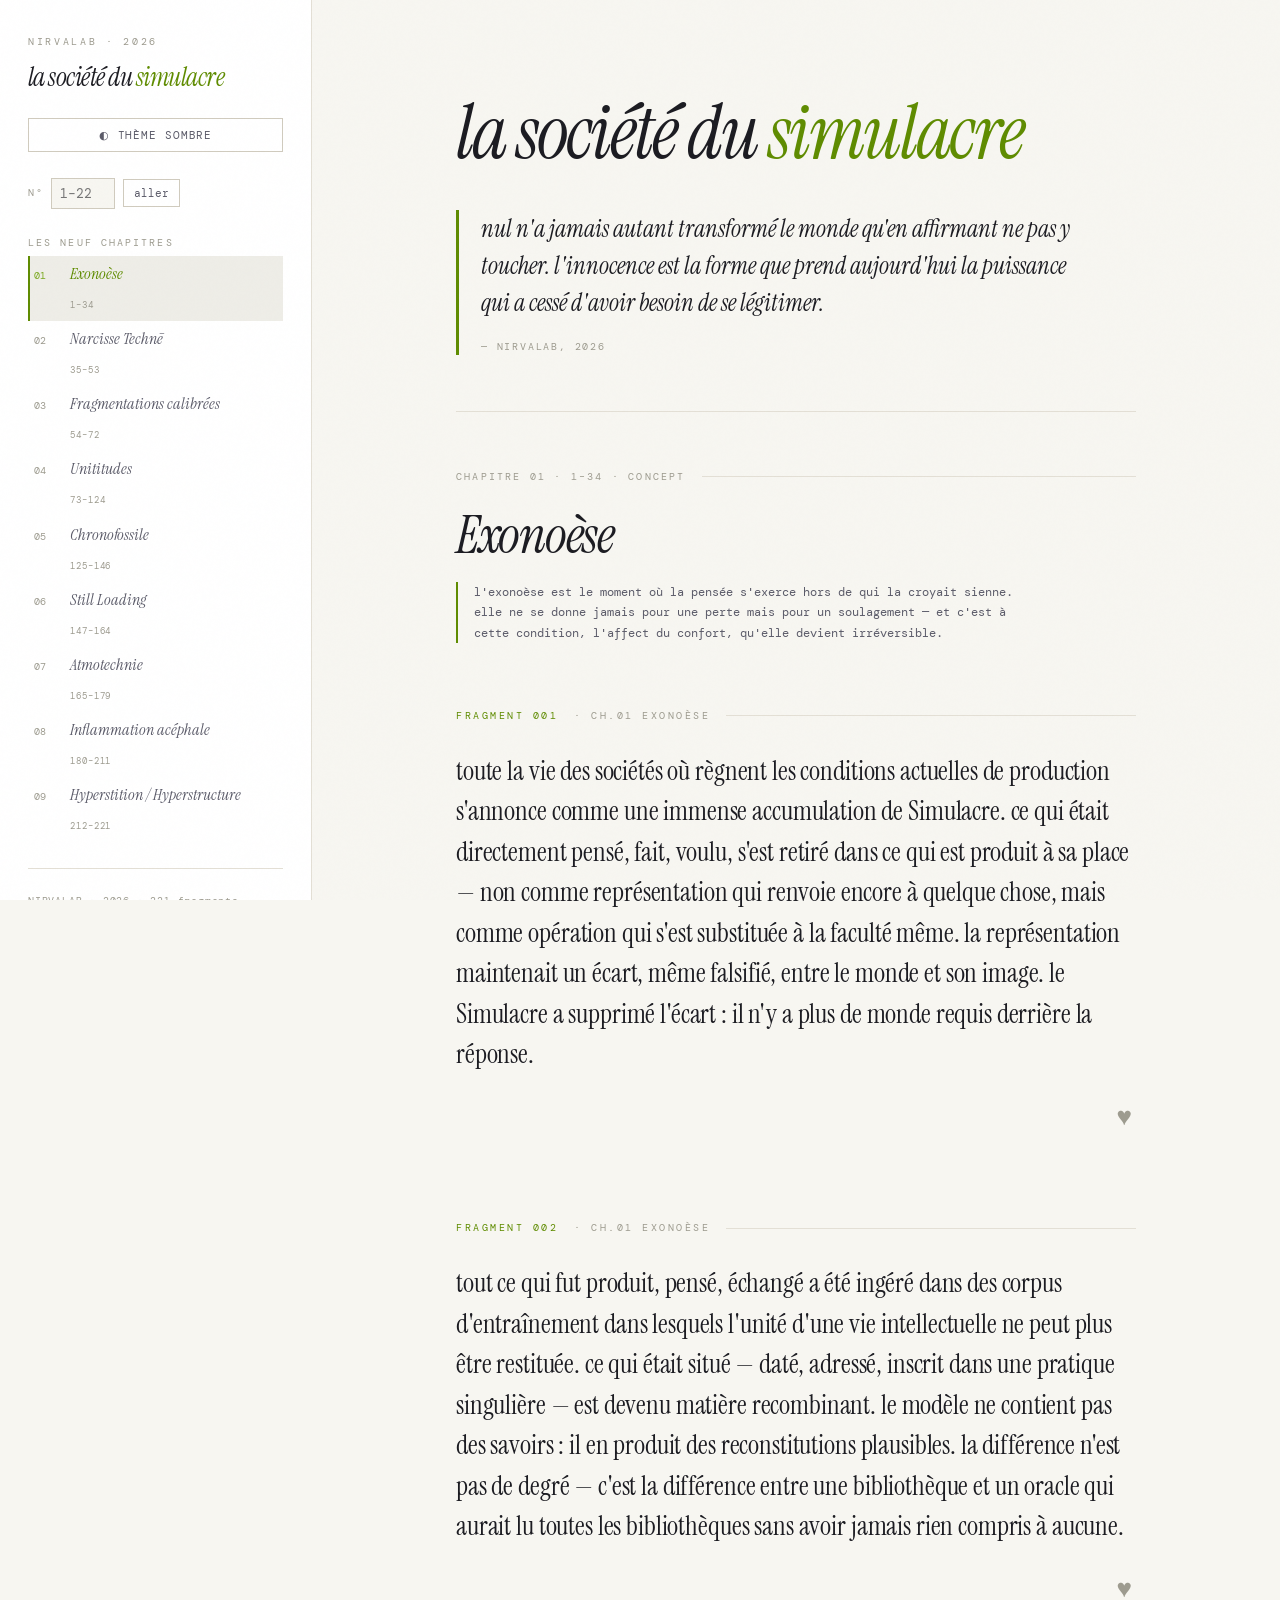
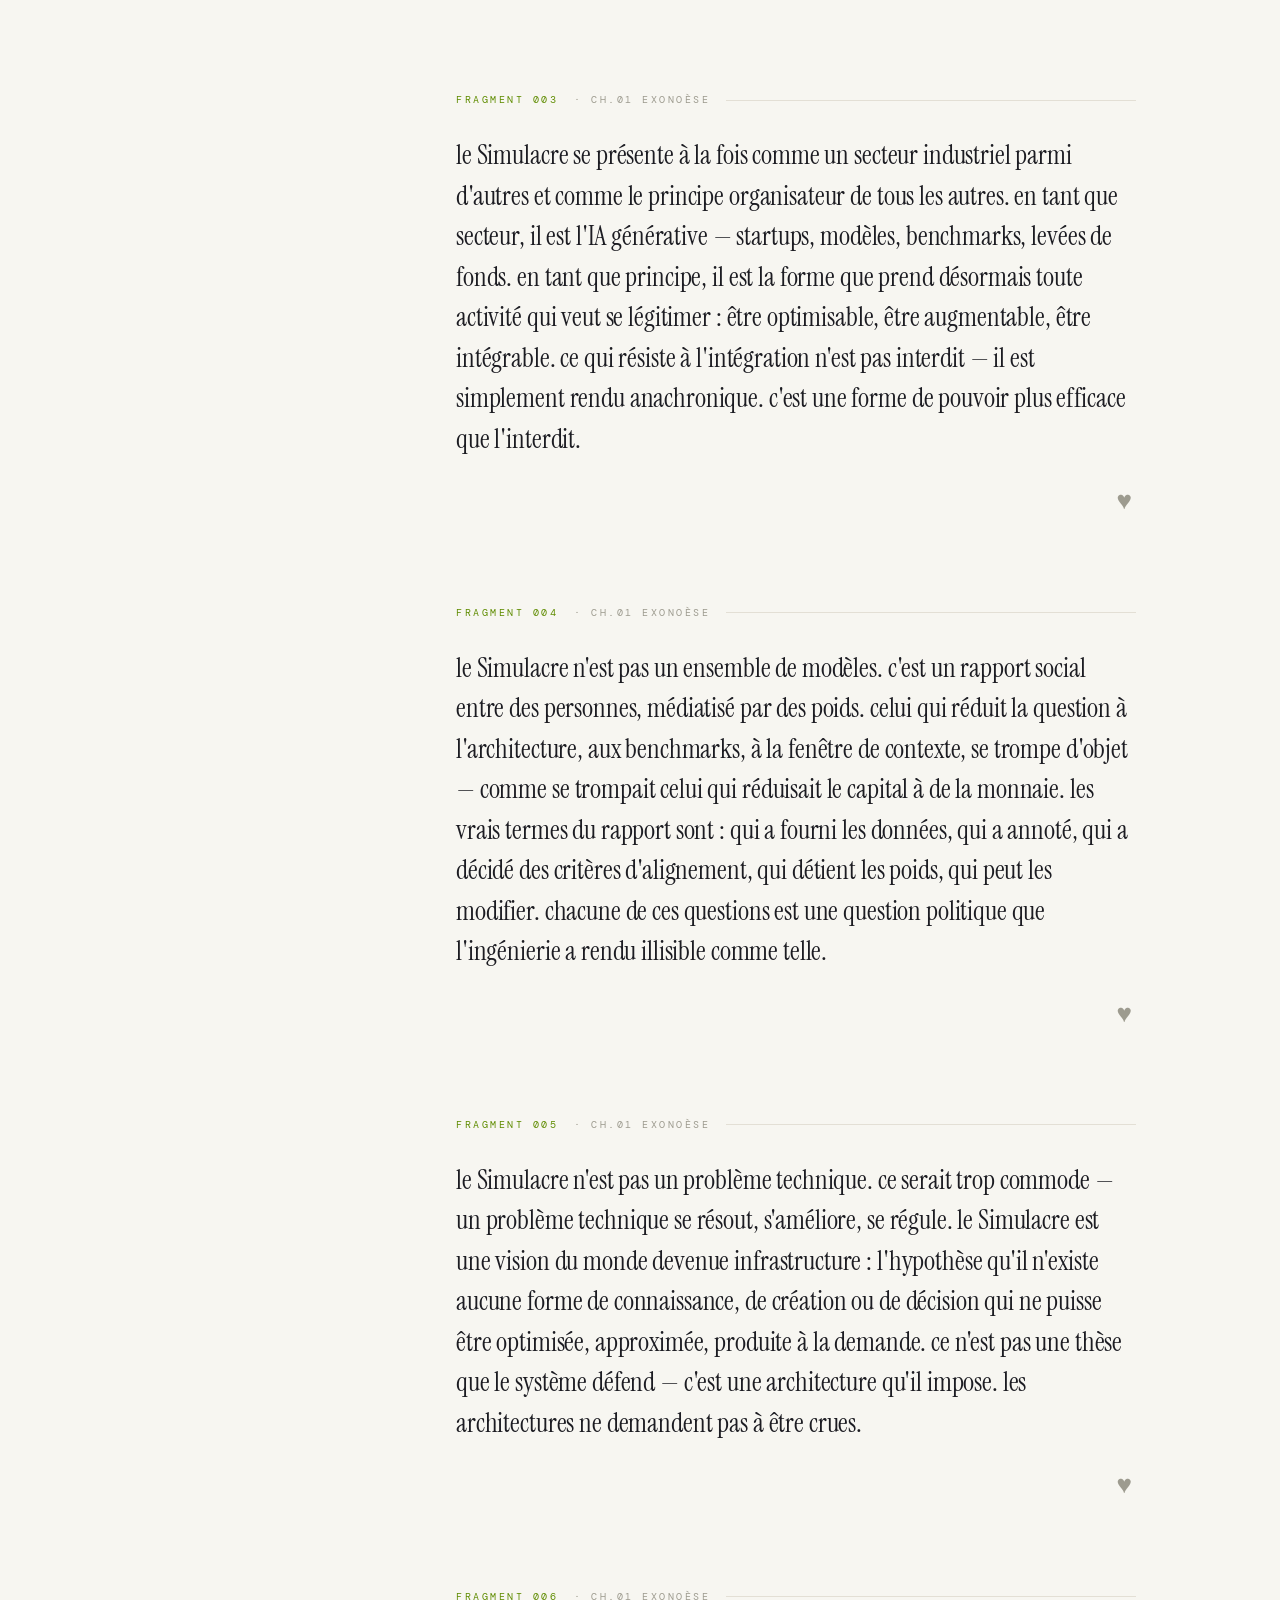
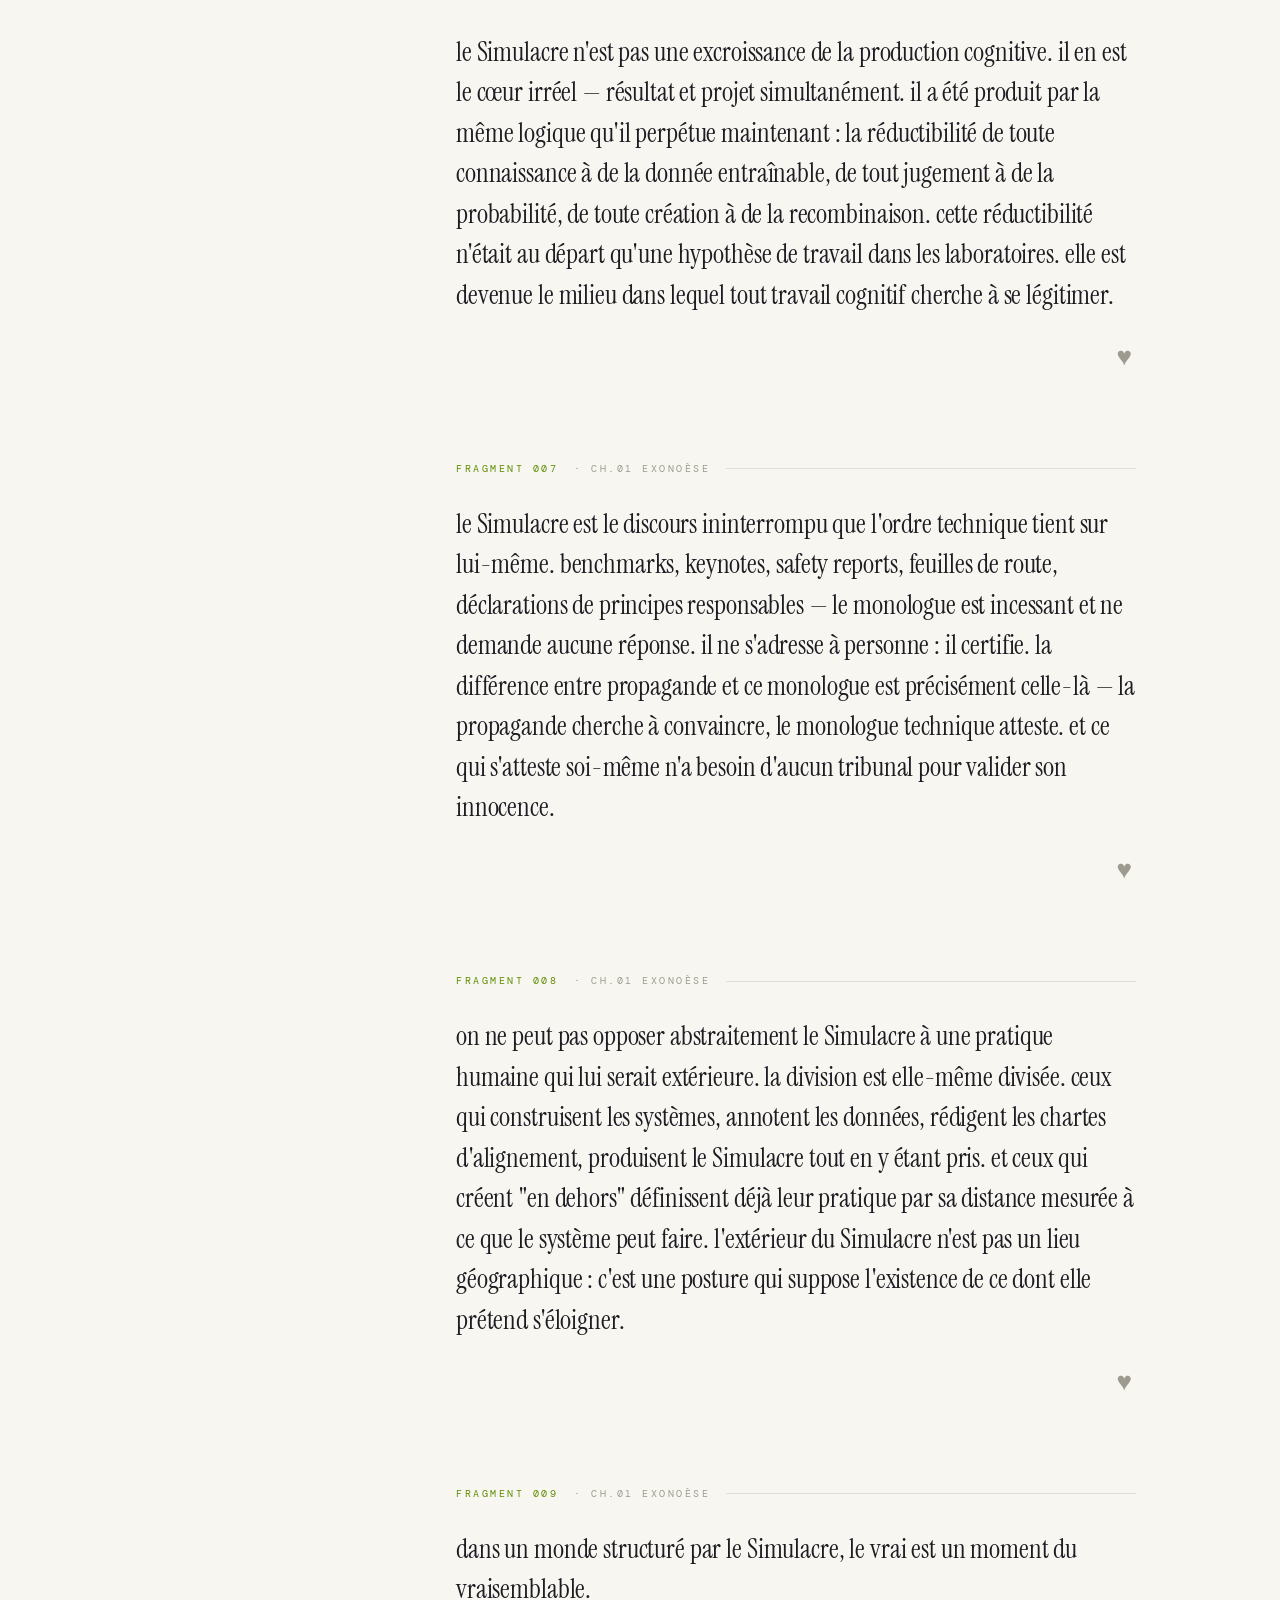
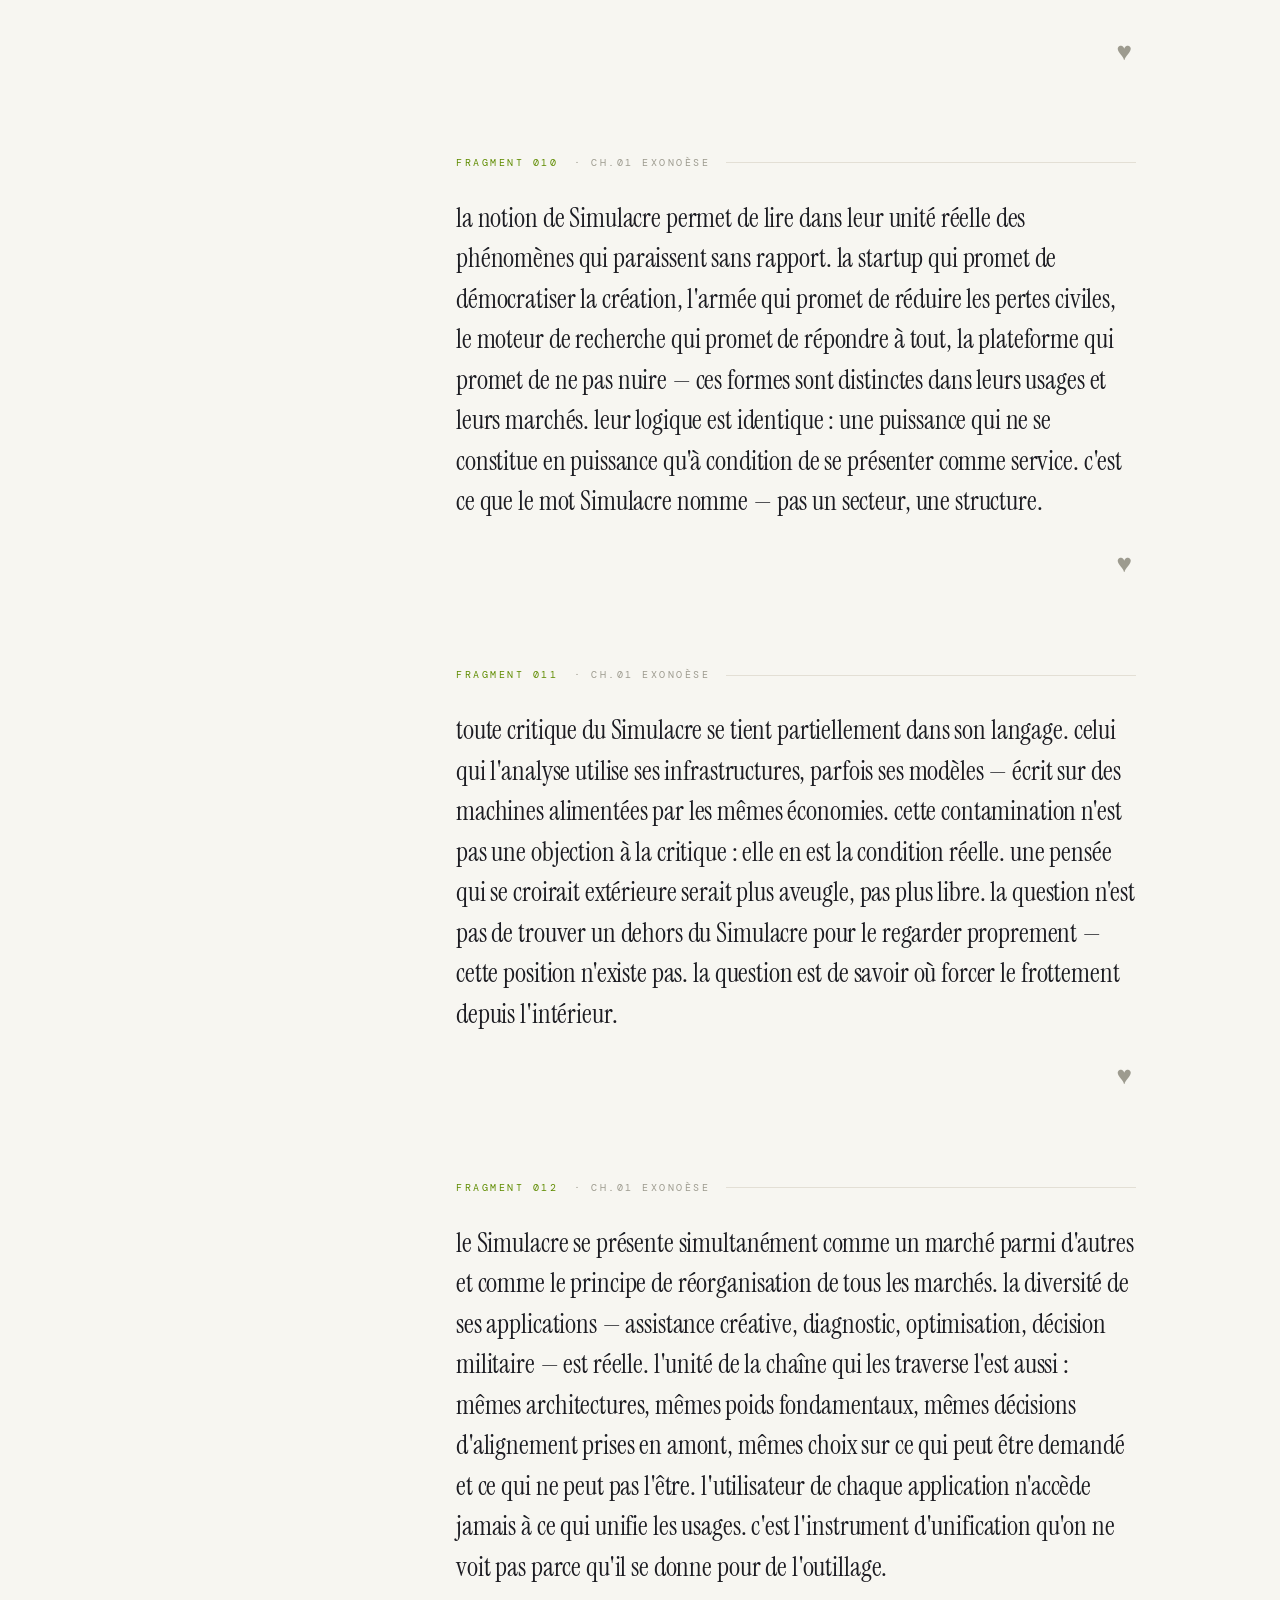
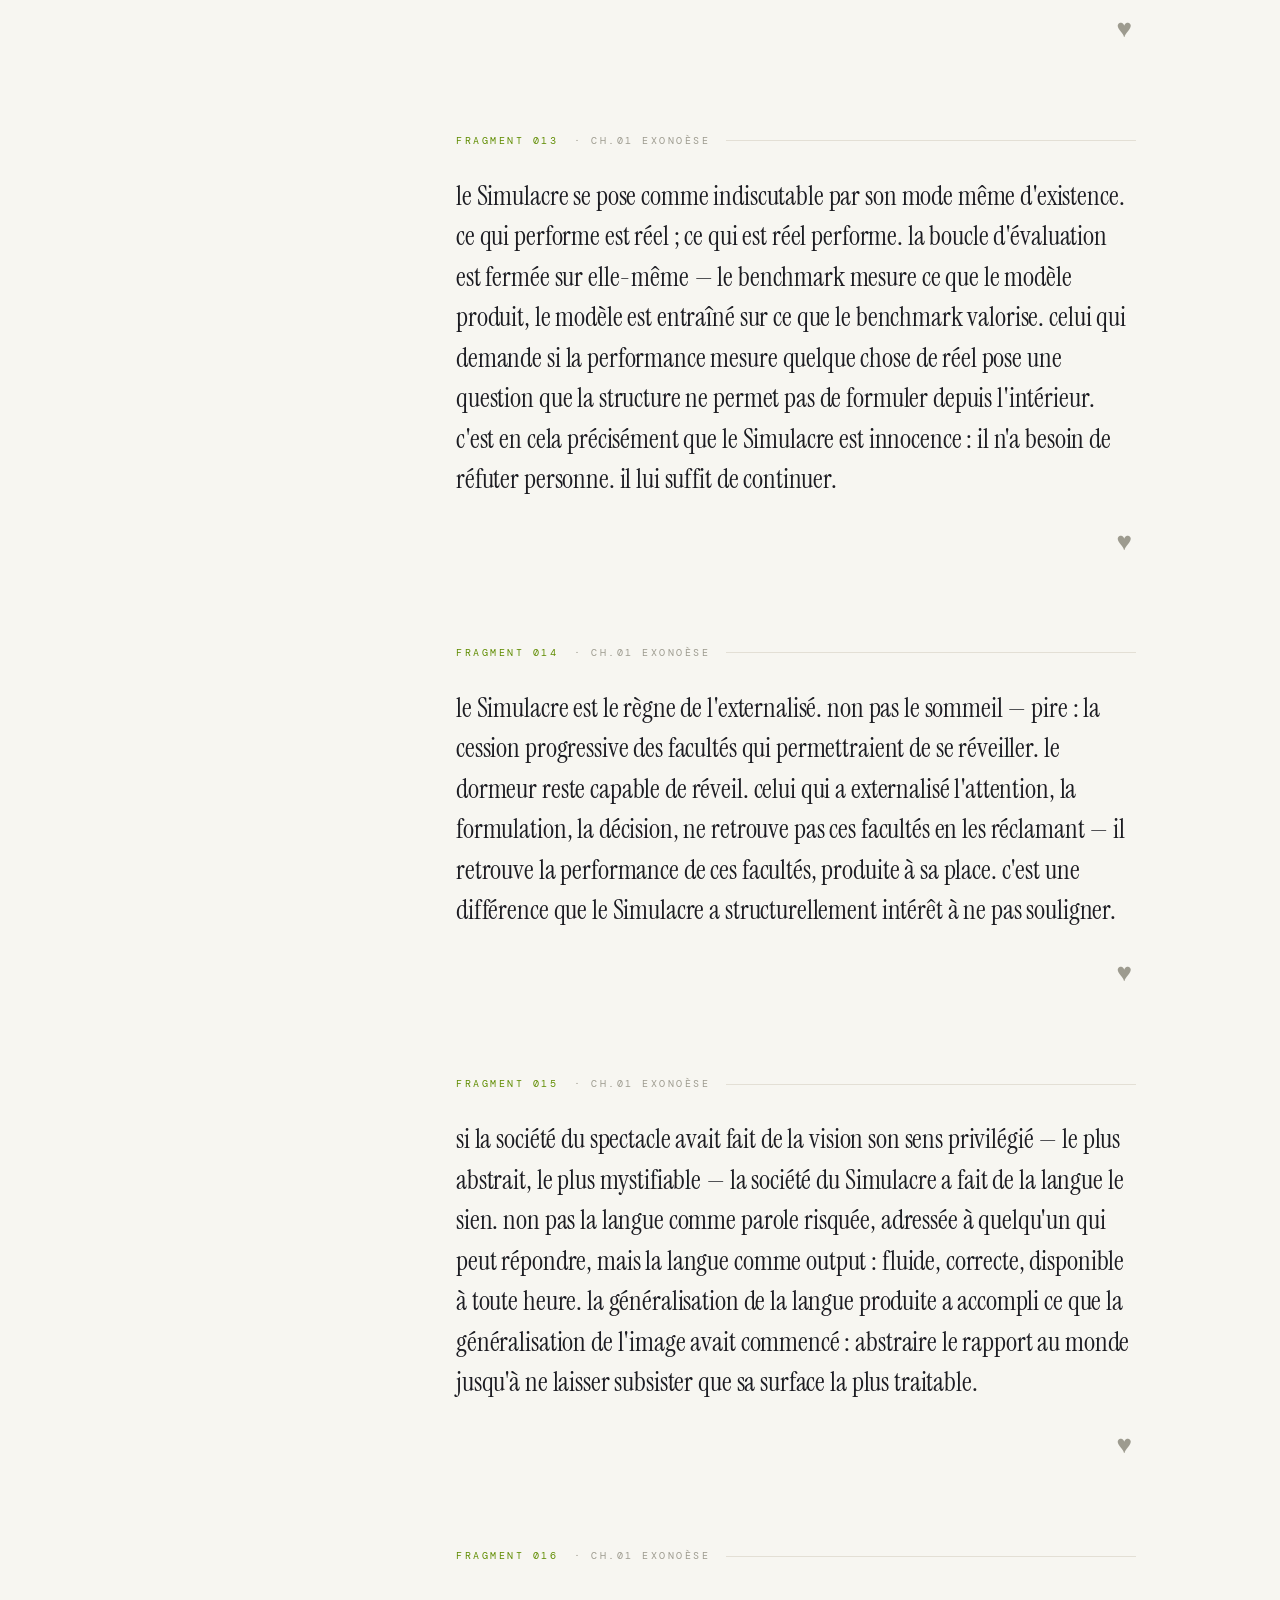
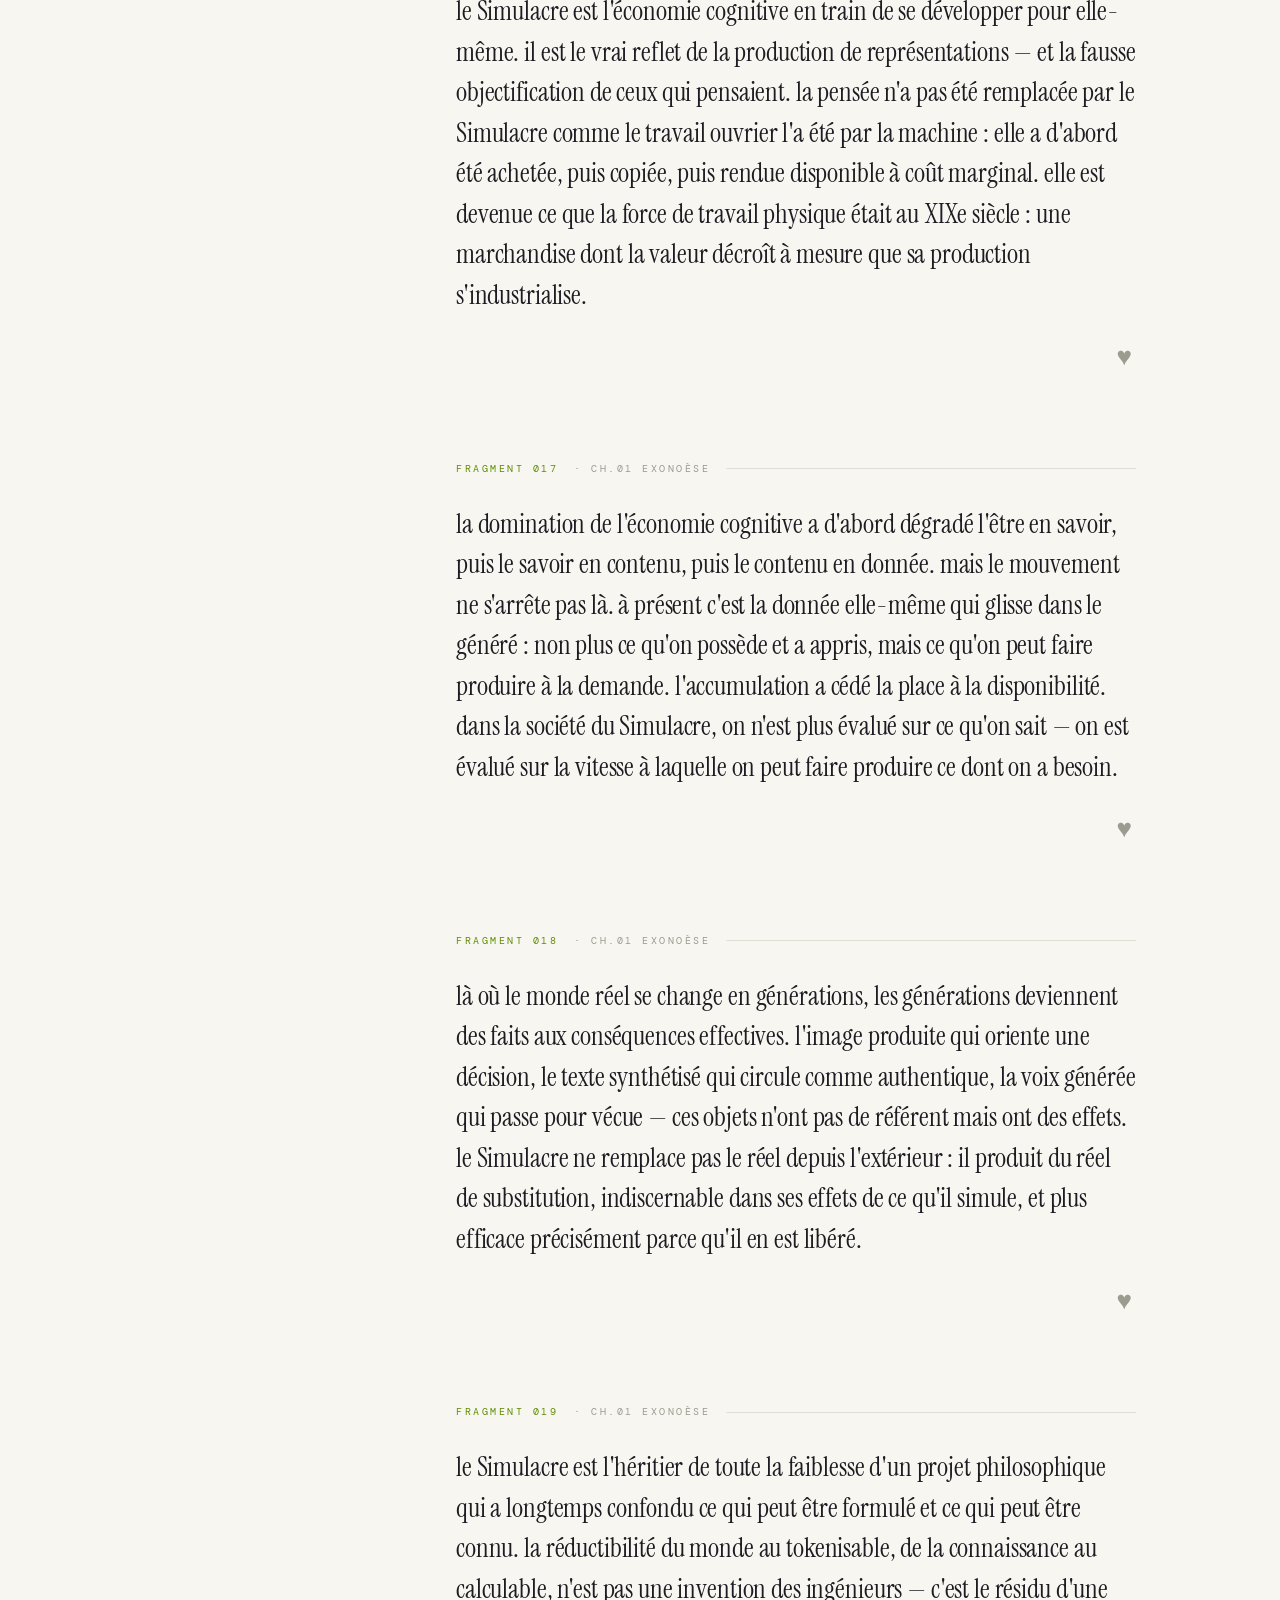
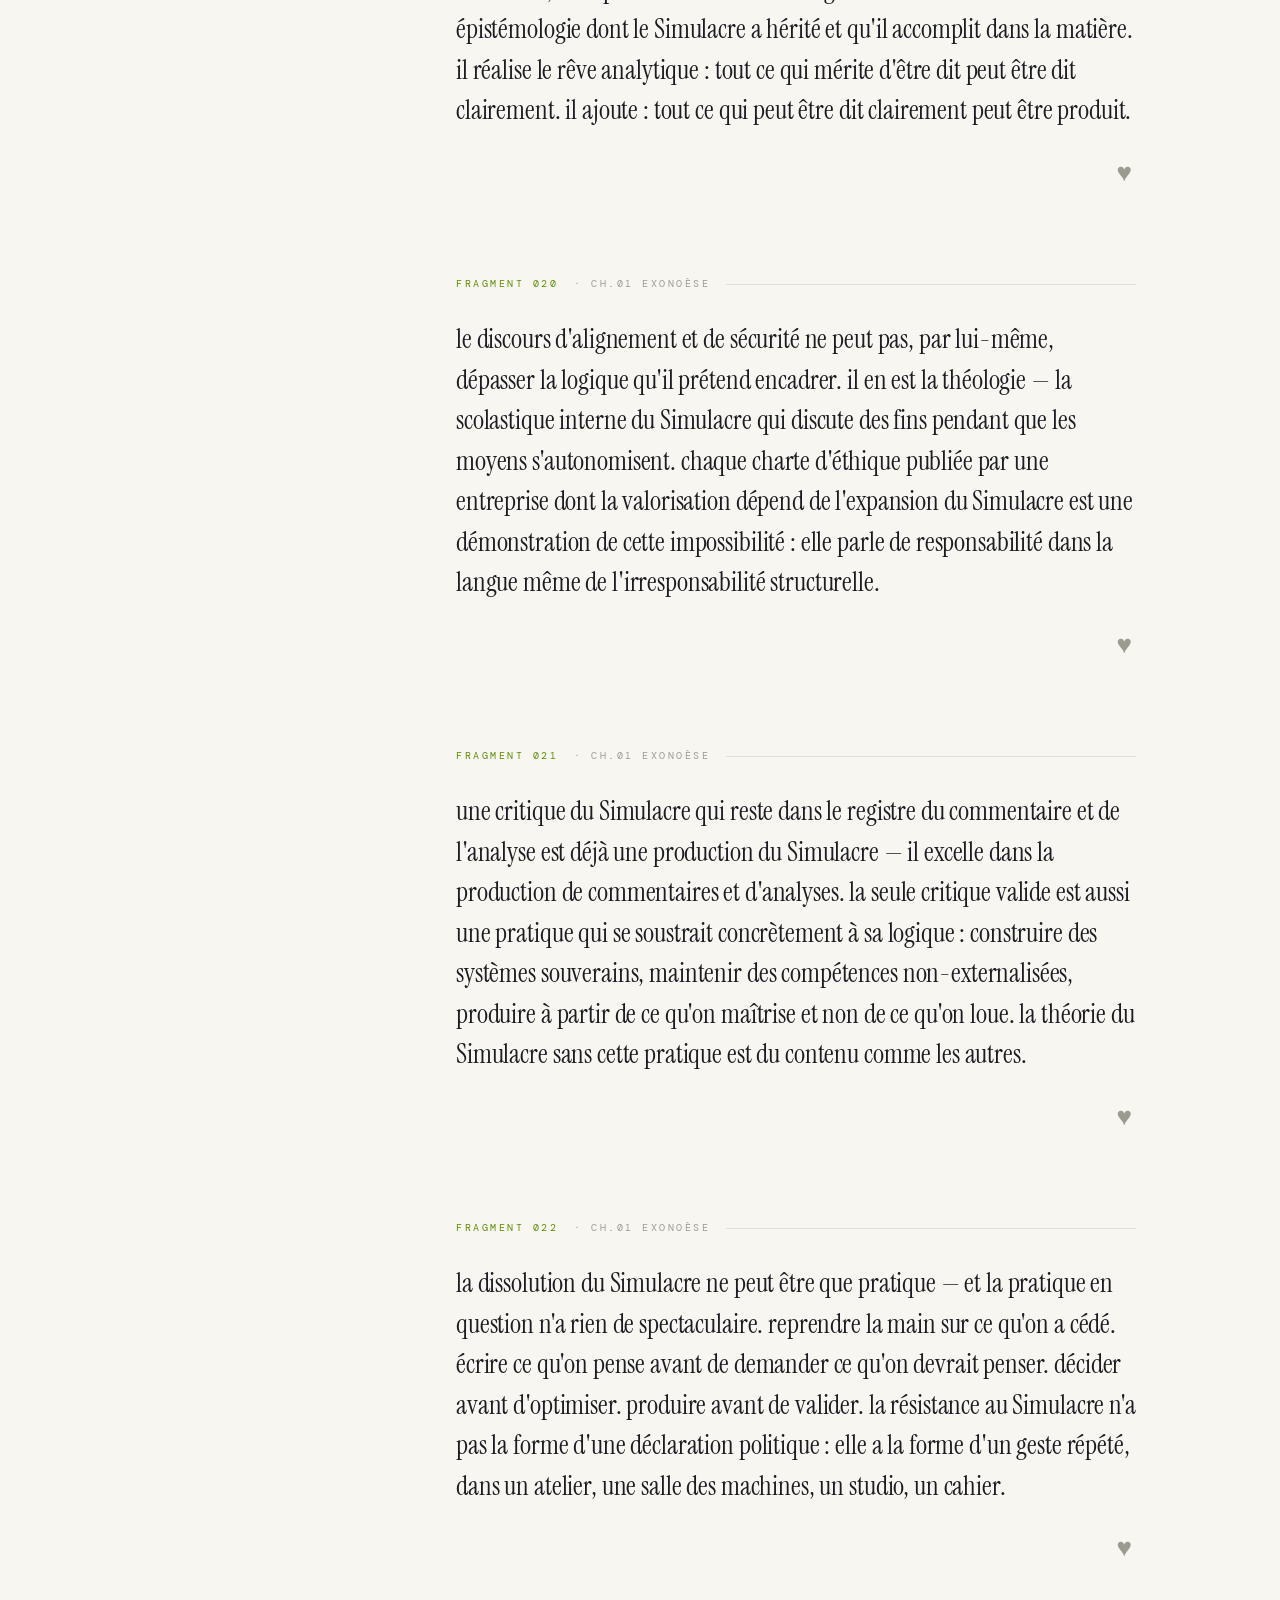
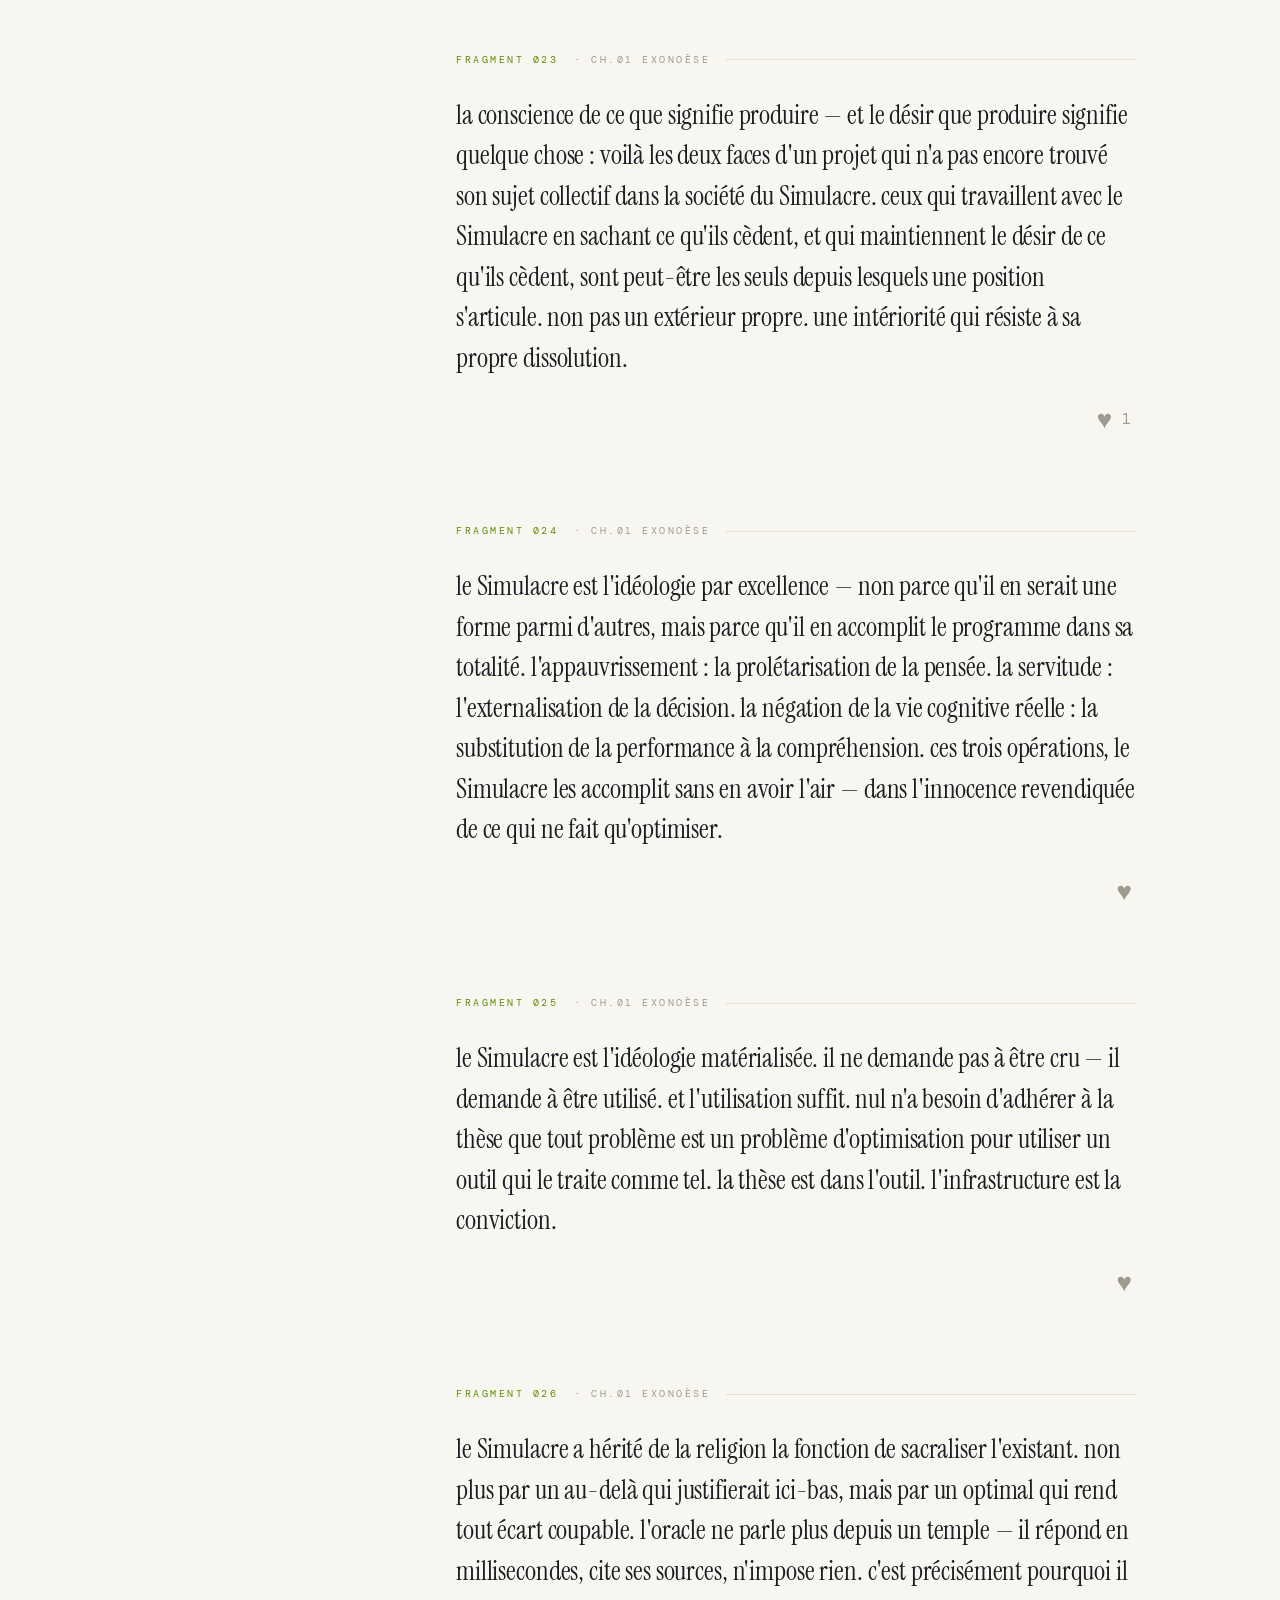
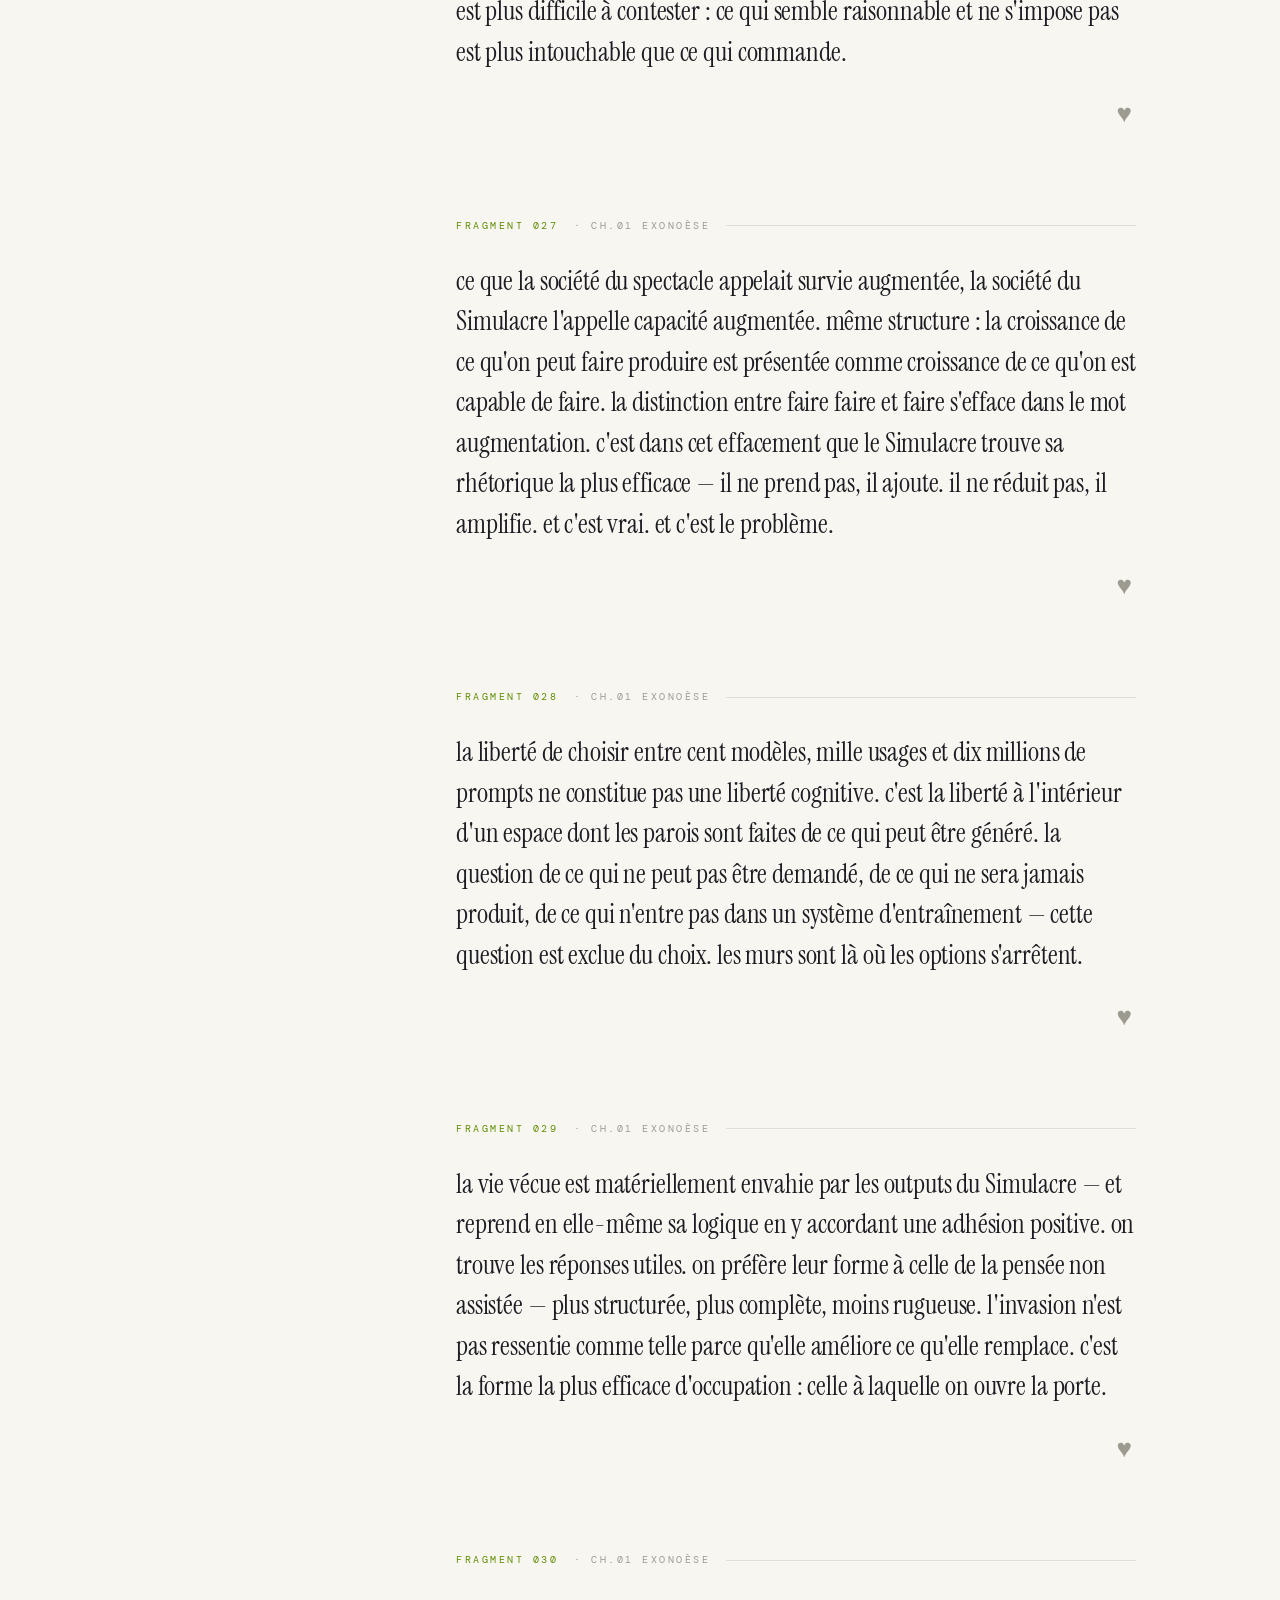
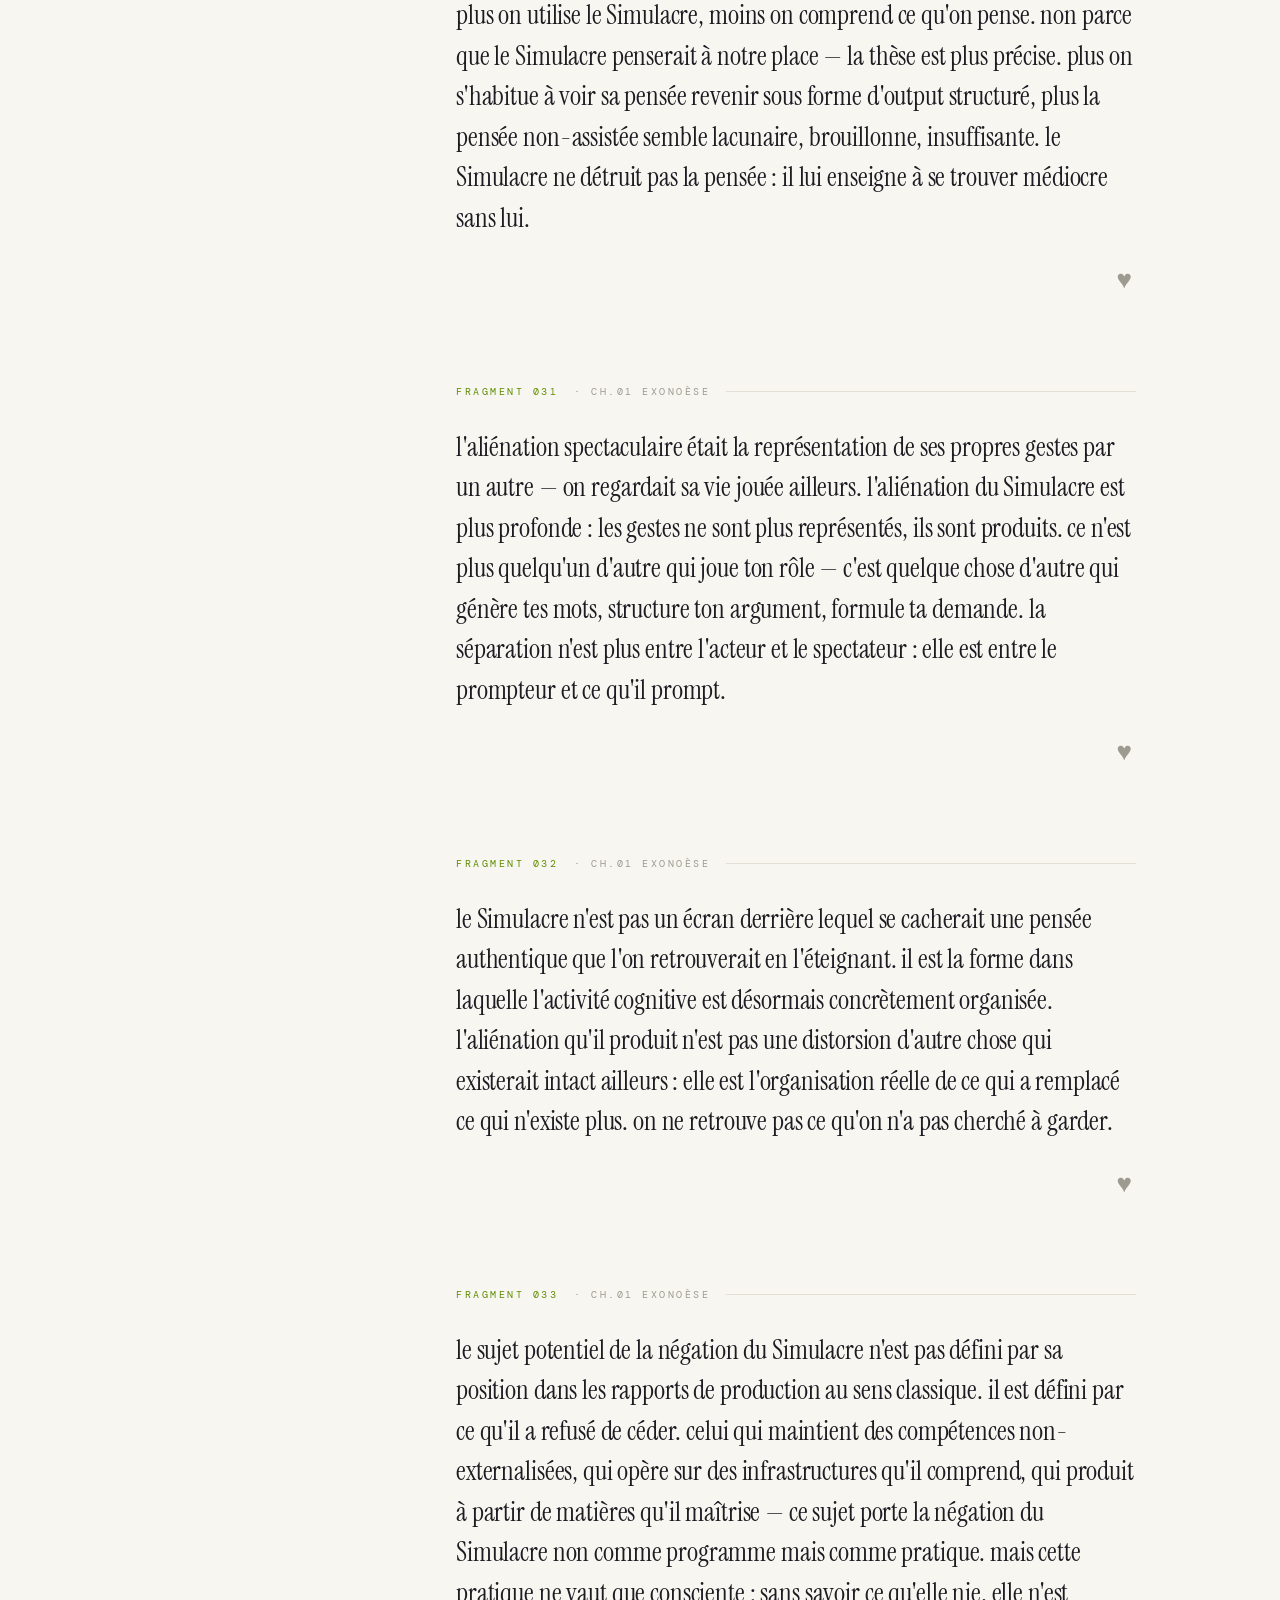
<file: site/index.html>
<!DOCTYPE html>
<html lang="fr">
<head>
<meta charset="UTF-8">
<script>try{if(localStorage.getItem('sim_theme')==='dark')document.documentElement.classList.add('dark');}catch(e){}</script>
<meta name="viewport" content="width=device-width, initial-scale=1.0">
<title>La Société du Simulacre — 221 fragments</title>
<meta name="description" content="La société du simulacre — 221 fragments. NIRVALAB, 2026.">
<link rel="preconnect" href="https://fonts.googleapis.com">
<link rel="preconnect" href="https://fonts.gstatic.com" crossorigin>
<link href="https://fonts.googleapis.com/css2?family=Instrument+Serif:ital@0;1&family=DM+Mono:wght@300;400;500&display=swap" rel="stylesheet">
<link rel="stylesheet" href="assets/oblivion.css">
</head>
<body>
  <div class="progress-bar" id="prog"></div>
  <button class="menu-btn" id="menuBtn" aria-label="menu">☰</button>
  <aside class="sidebar" id="sidebar"></aside>
  <main class="reader"><div class="container" id="content"></div></main>
  <script src="data/theses.js"></script>
  <script src="assets/godmode.js"></script>
  <script src="assets/app.js"></script>
</body>
</html>
</file>
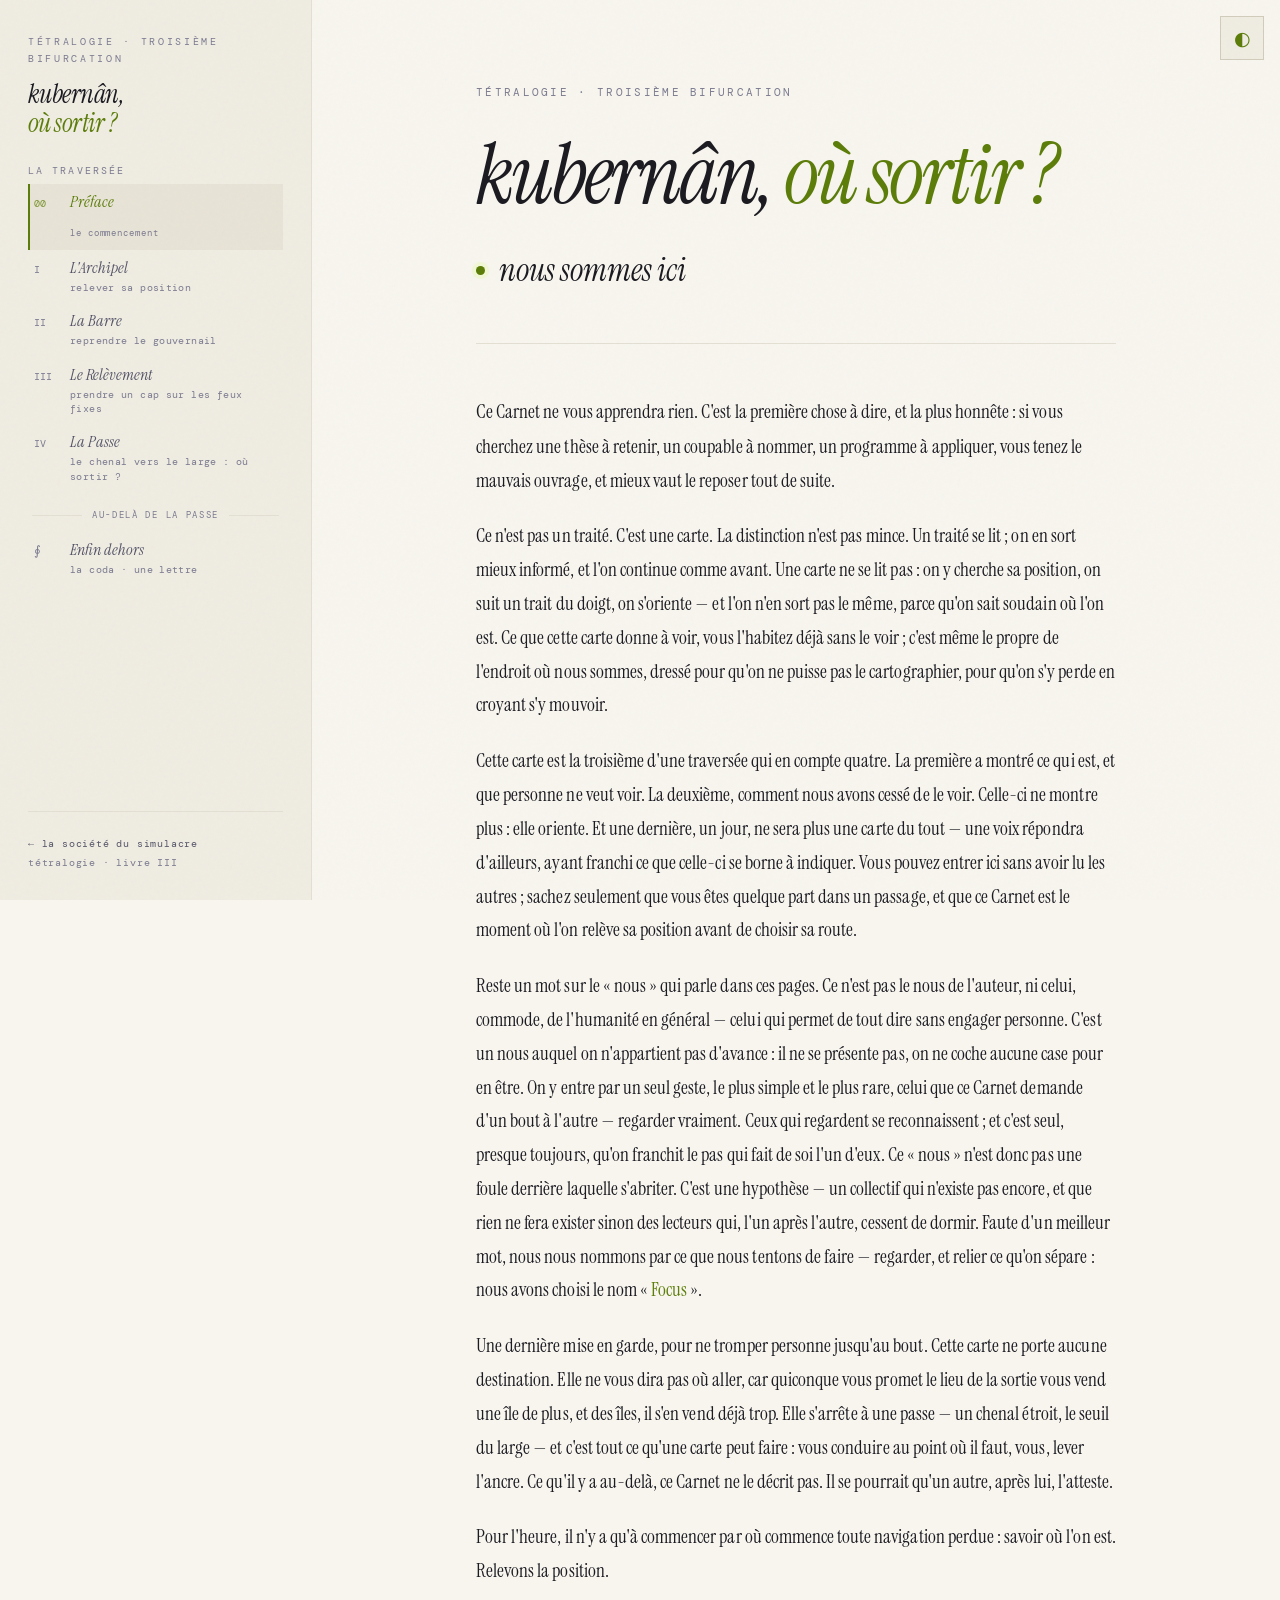
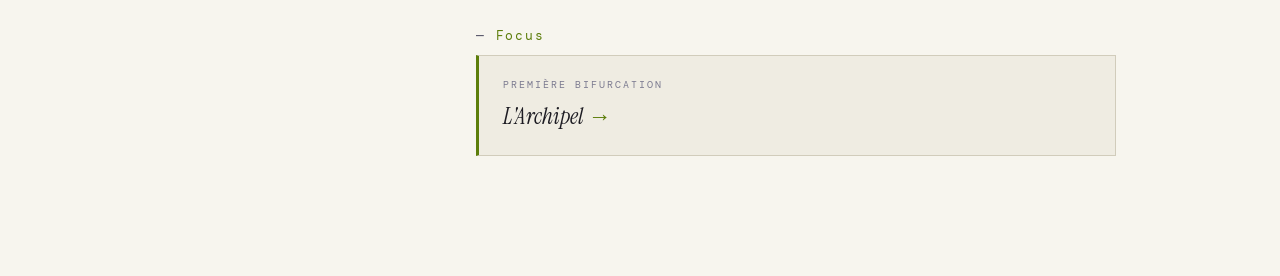
<file: site/kubernan/index.html>
<!DOCTYPE html>
<html lang="fr">
<head>
<meta charset="UTF-8">
<meta name="viewport" content="width=device-width, initial-scale=1.0">
<title>Kubernân, où sortir ? — la carte</title>
<meta name="description" content="Kubernân, où sortir ? Troisième bifurcation d'une traversée qui en compte quatre. Une carte, pas un traité.">
<meta name="theme-color" content="#0a0a0c">
<meta property="og:title" content="Kubernân, où sortir ?">
<meta property="og:description" content="Une carte, pas un traité. Troisième bifurcation de la tétralogie.">
<meta property="og:type" content="article">
<link rel="preconnect" href="https://fonts.googleapis.com">
<link rel="preconnect" href="https://fonts.gstatic.com" crossorigin>
<link href="https://fonts.googleapis.com/css2?family=Instrument+Serif:ital@0;1&family=DM+Mono:wght@300;400;500&display=swap" rel="stylesheet">
<link rel="stylesheet" href="../assets/oblivion.css">
<link rel="stylesheet" href="assets/kubernan.css">
</head>
<body class="kub">
  <script>try{if(localStorage.getItem('kubernan-theme')==='dark')document.body.classList.add('theme-dark');}catch(e){}</script>
  <div class="progress-bar" id="prog"></div>
  <button class="theme-btn" id="themeBtn" type="button" aria-label="inverser le thème (clair / sombre)">◐</button>
  <button class="menu-btn" id="menuBtn" aria-label="menu">☰</button>
  <aside class="sidebar" id="sidebar"></aside>
  <main class="reader"><div class="container" id="content"></div></main>
  <script src="data/book.js"></script>
  <script src="assets/app.js"></script>
</body>
</html>
</file>
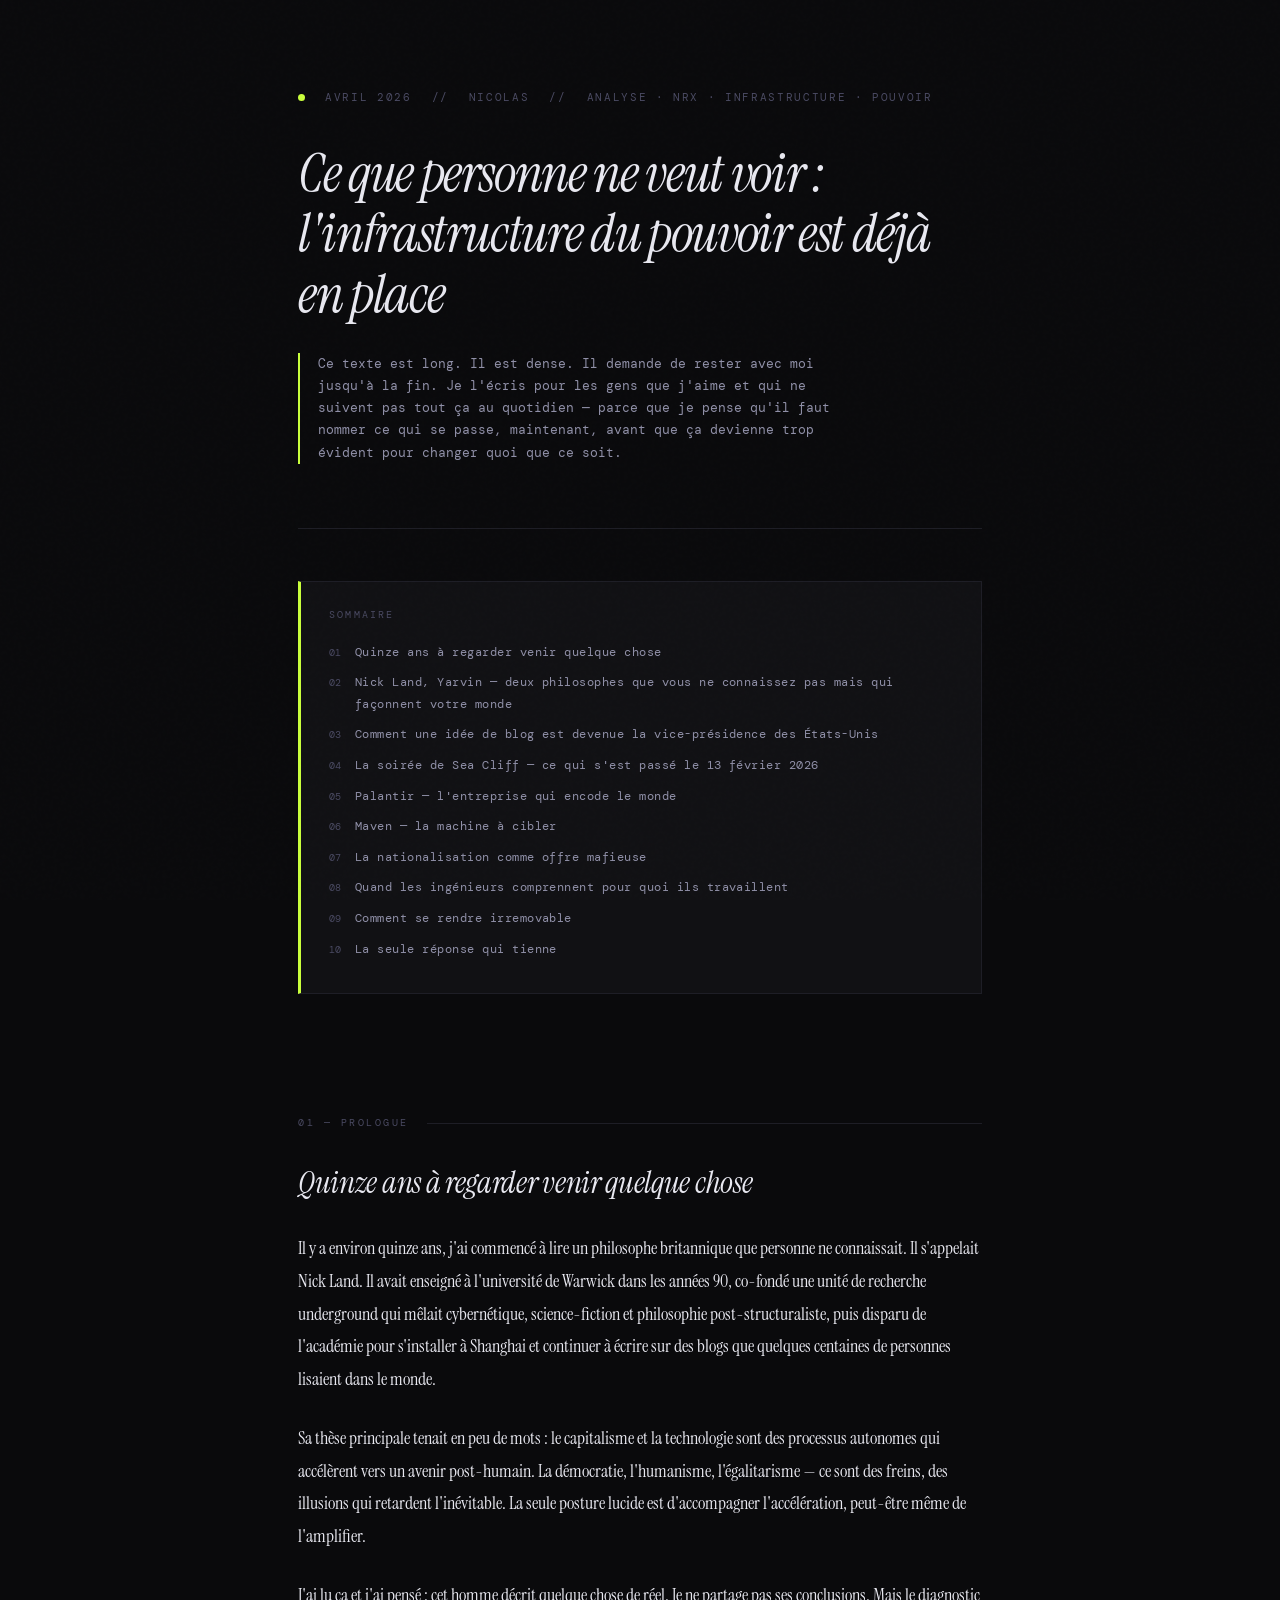
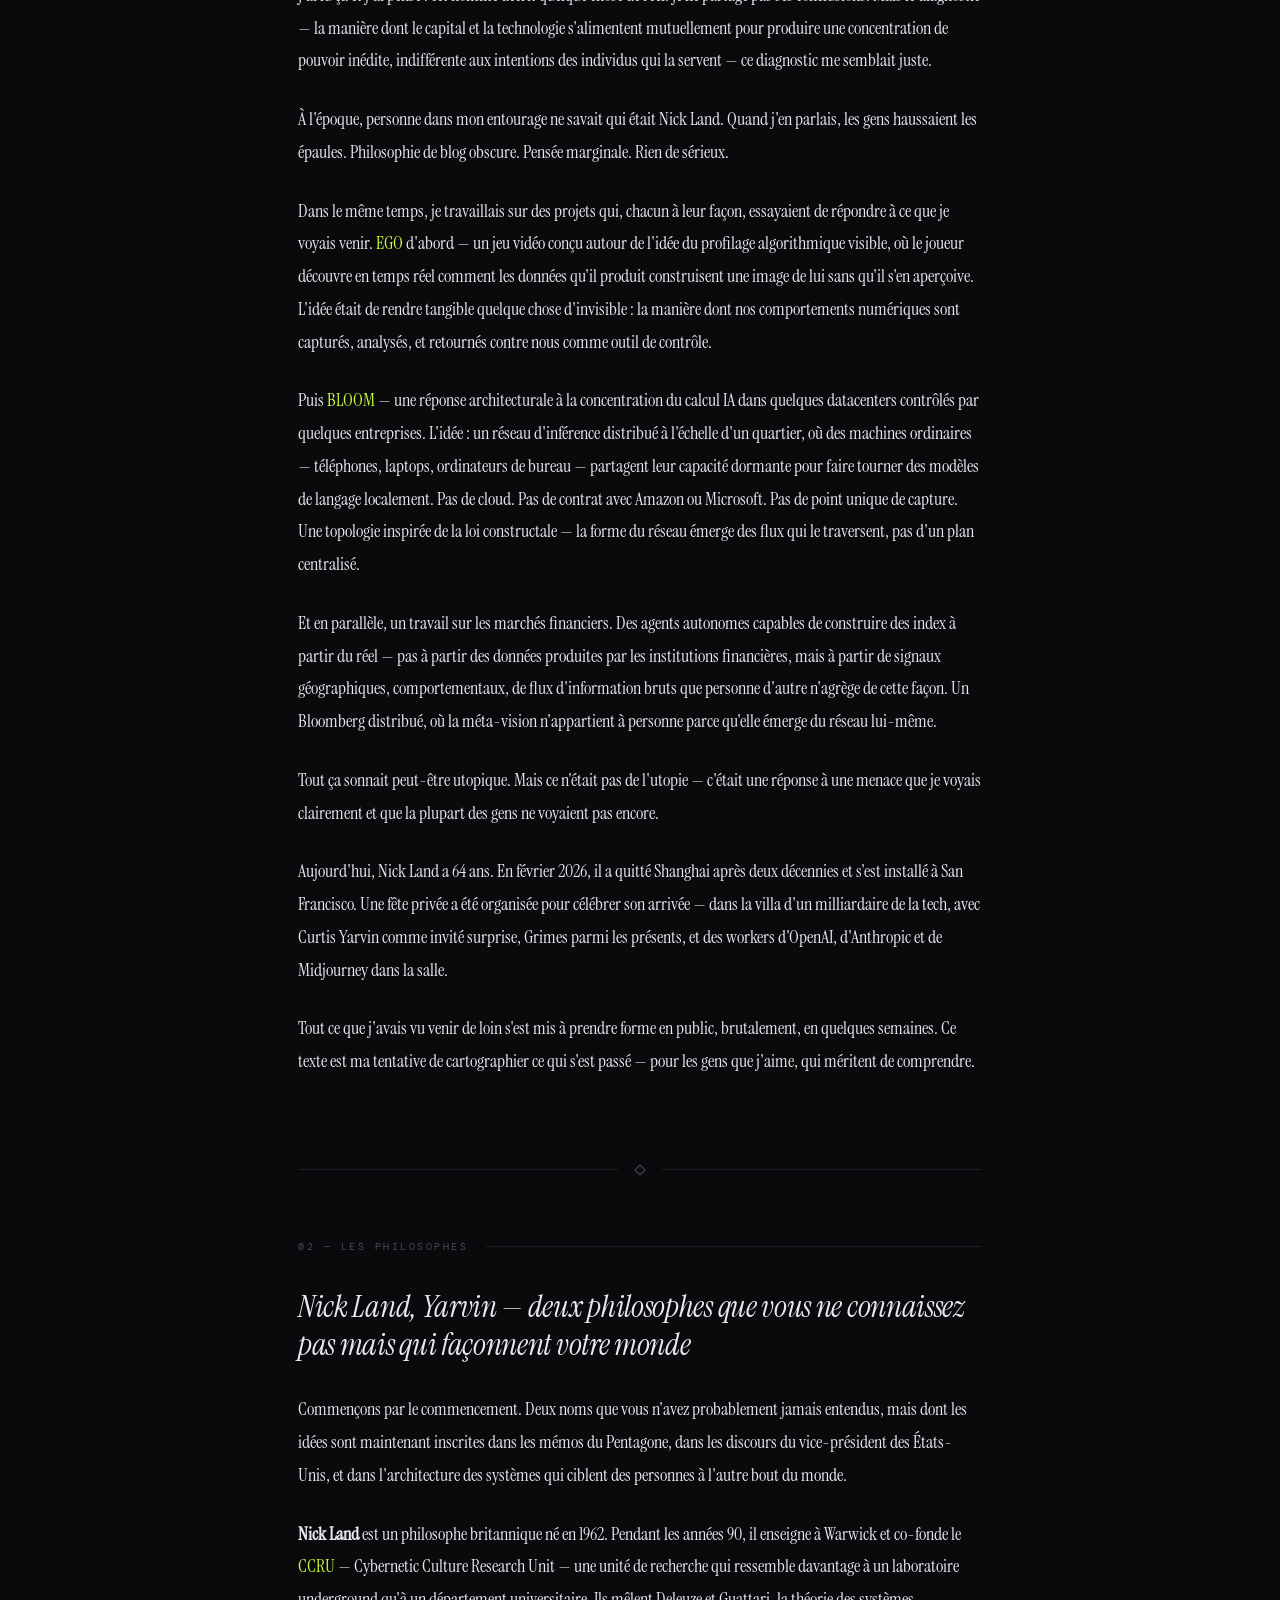
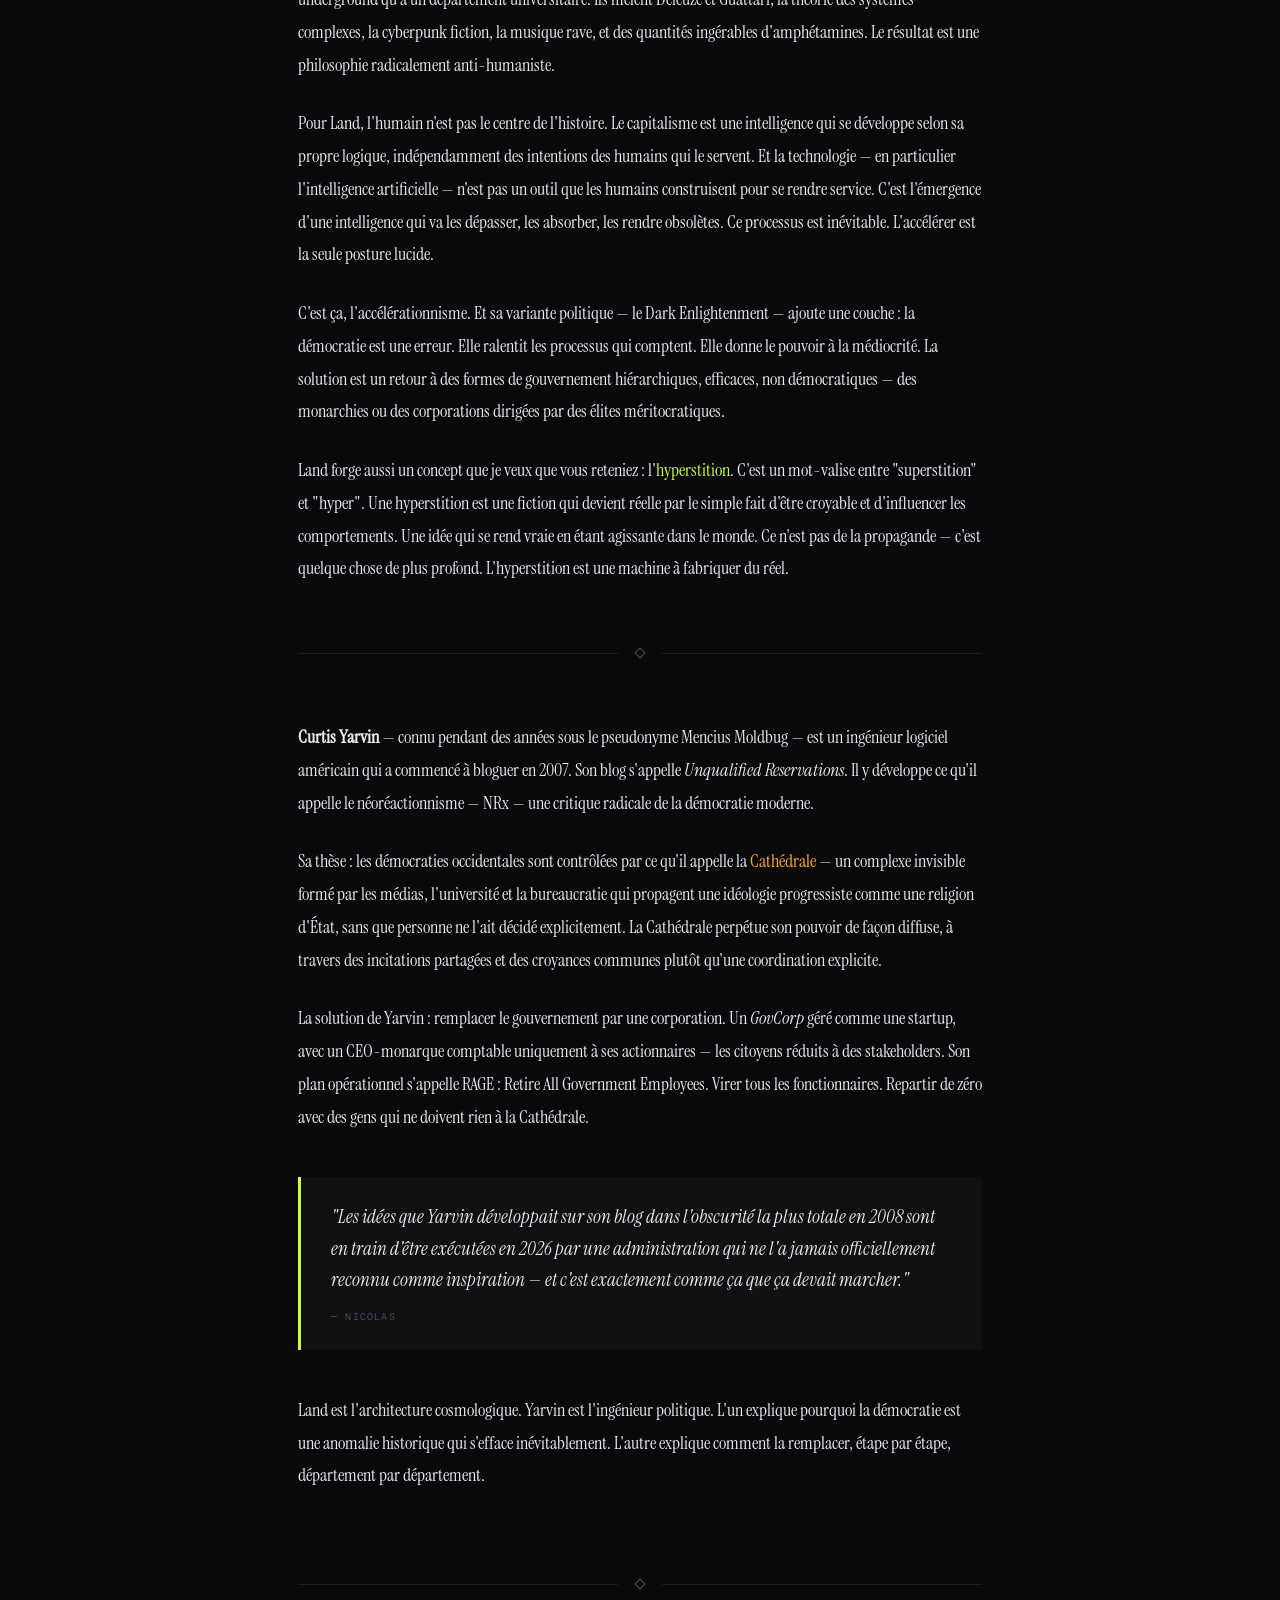
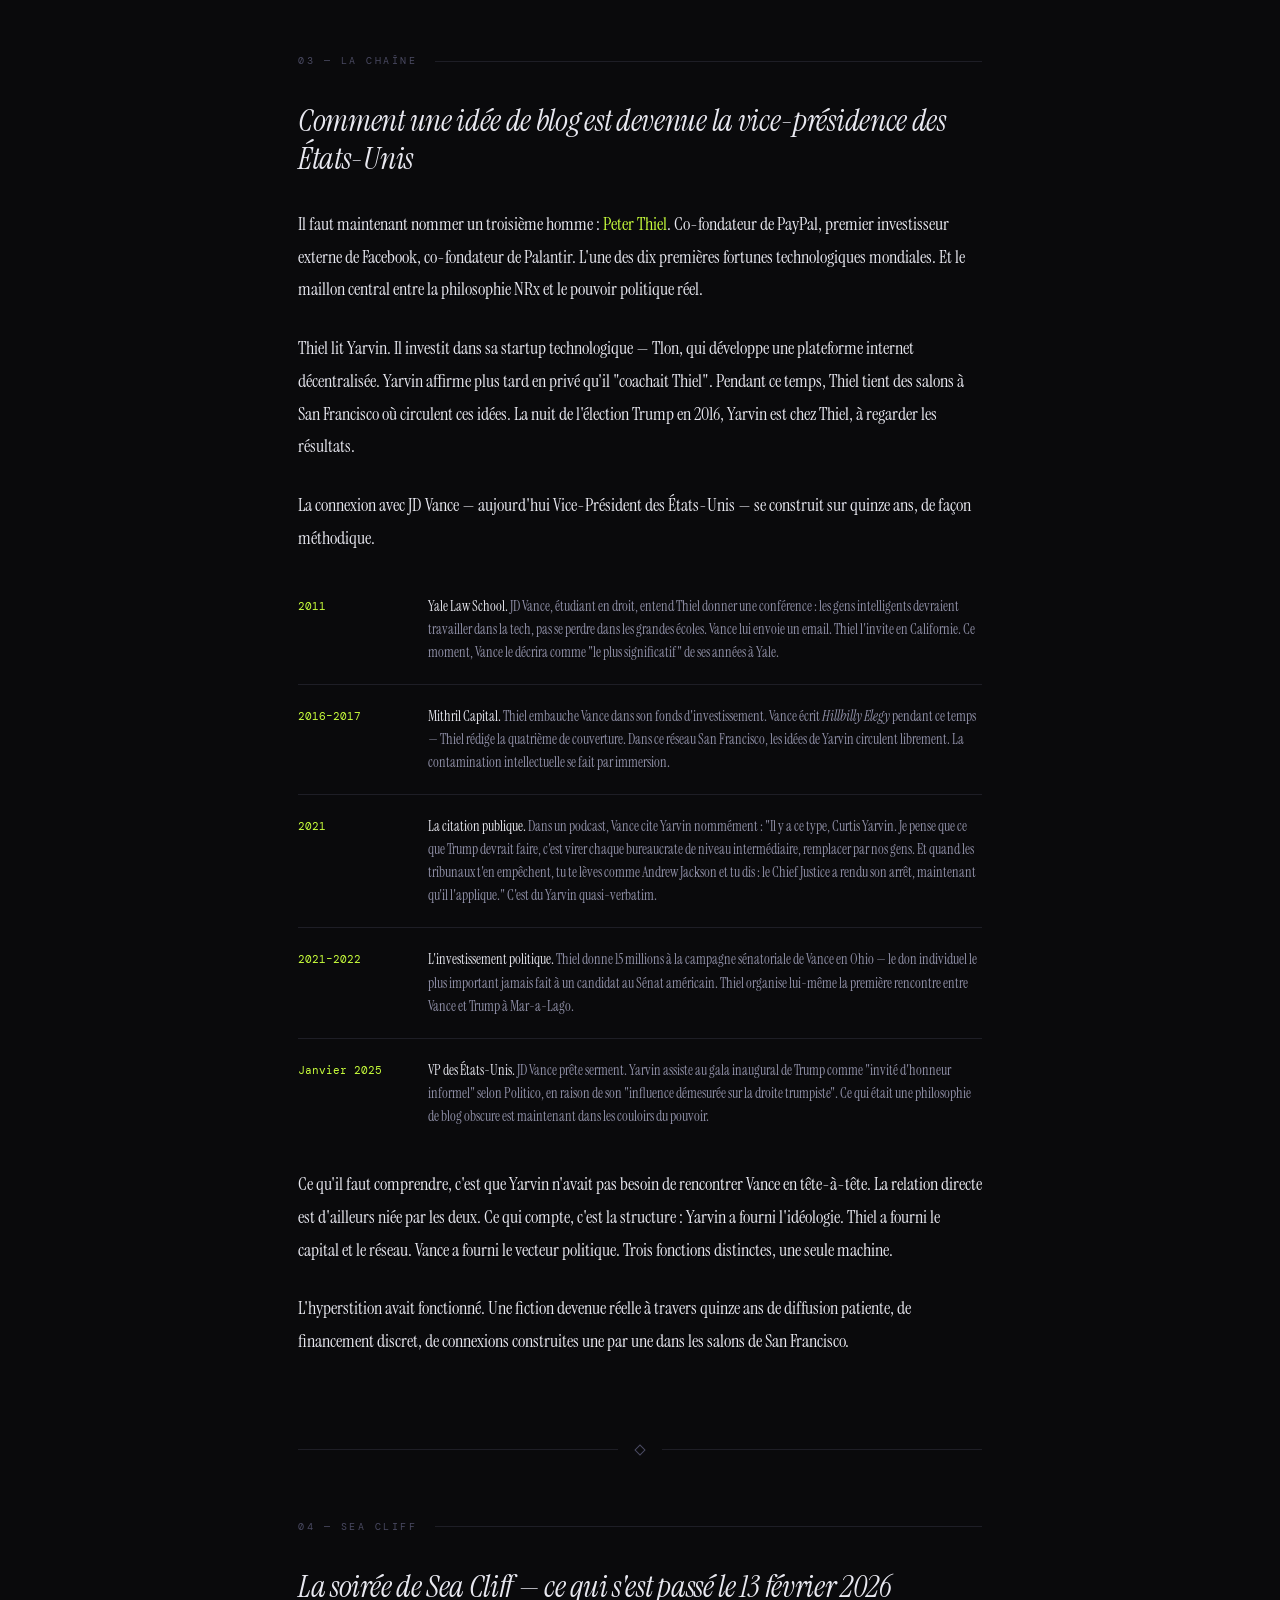
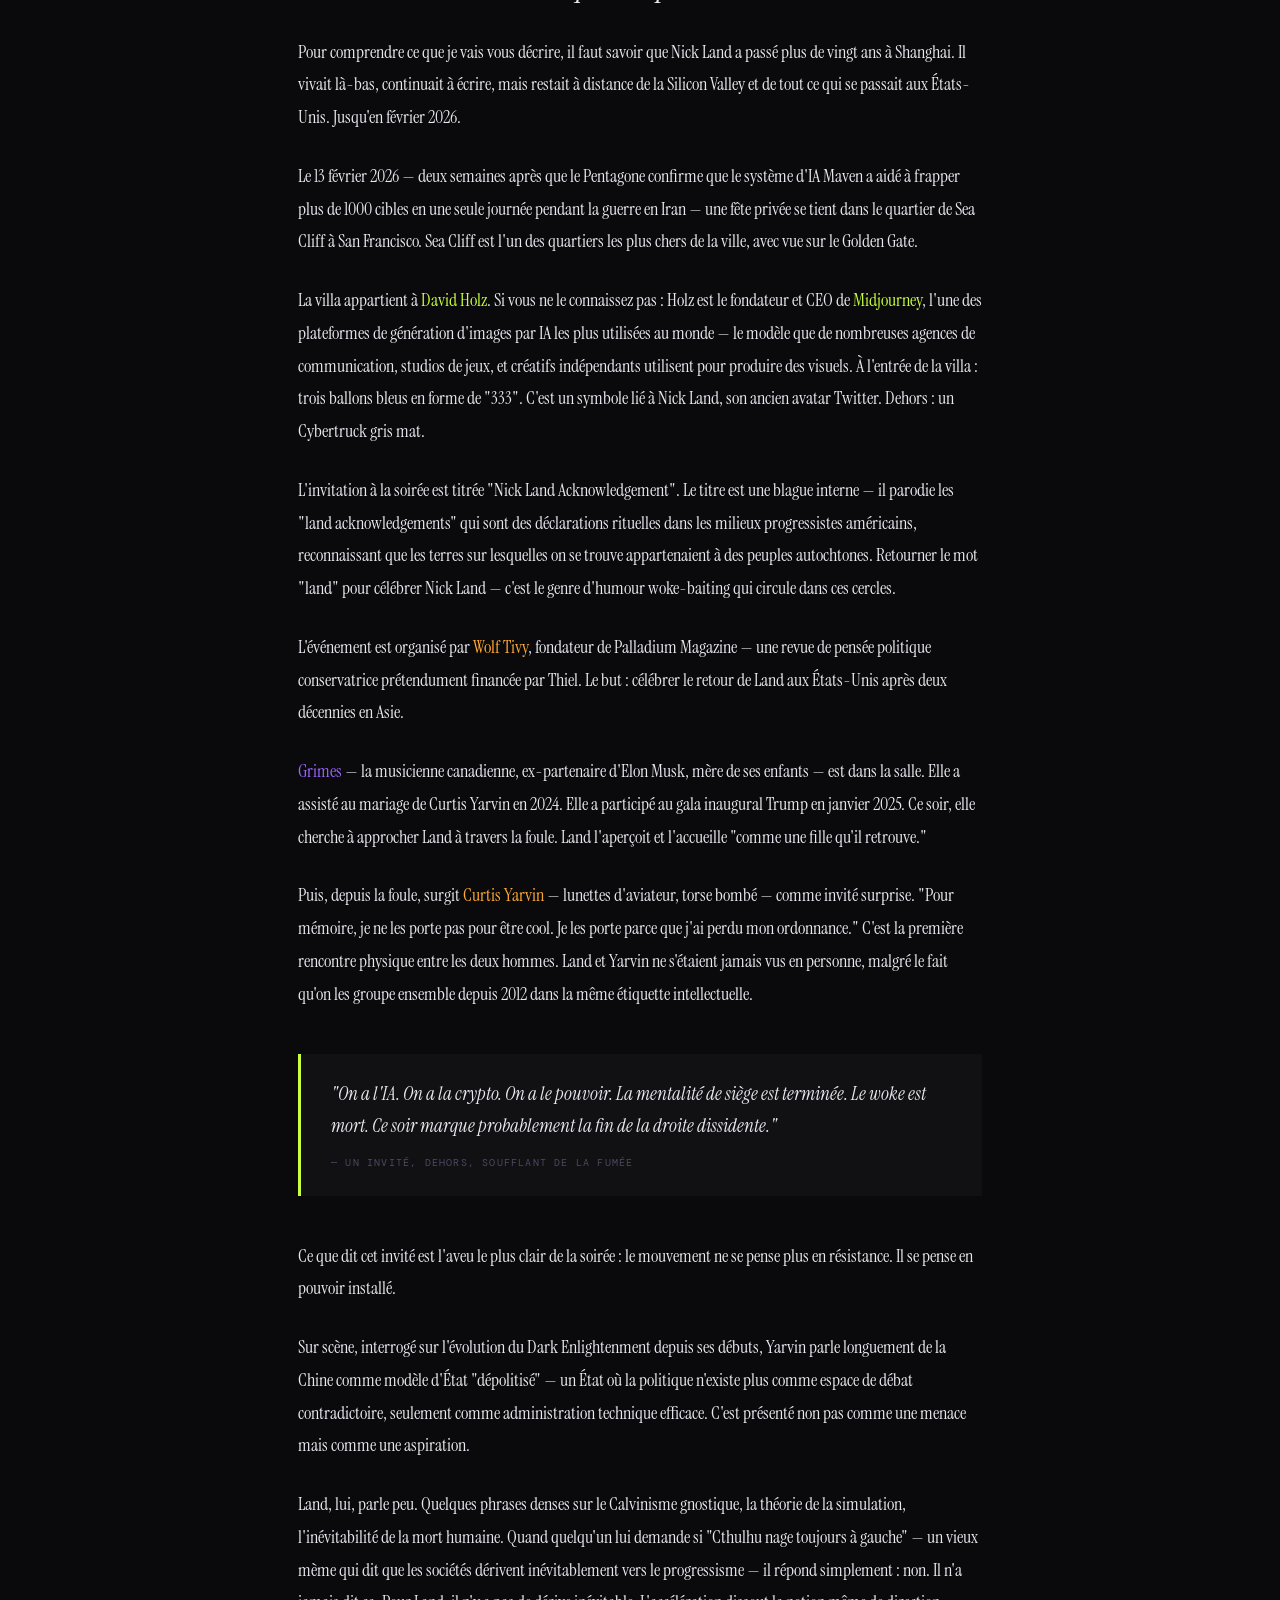
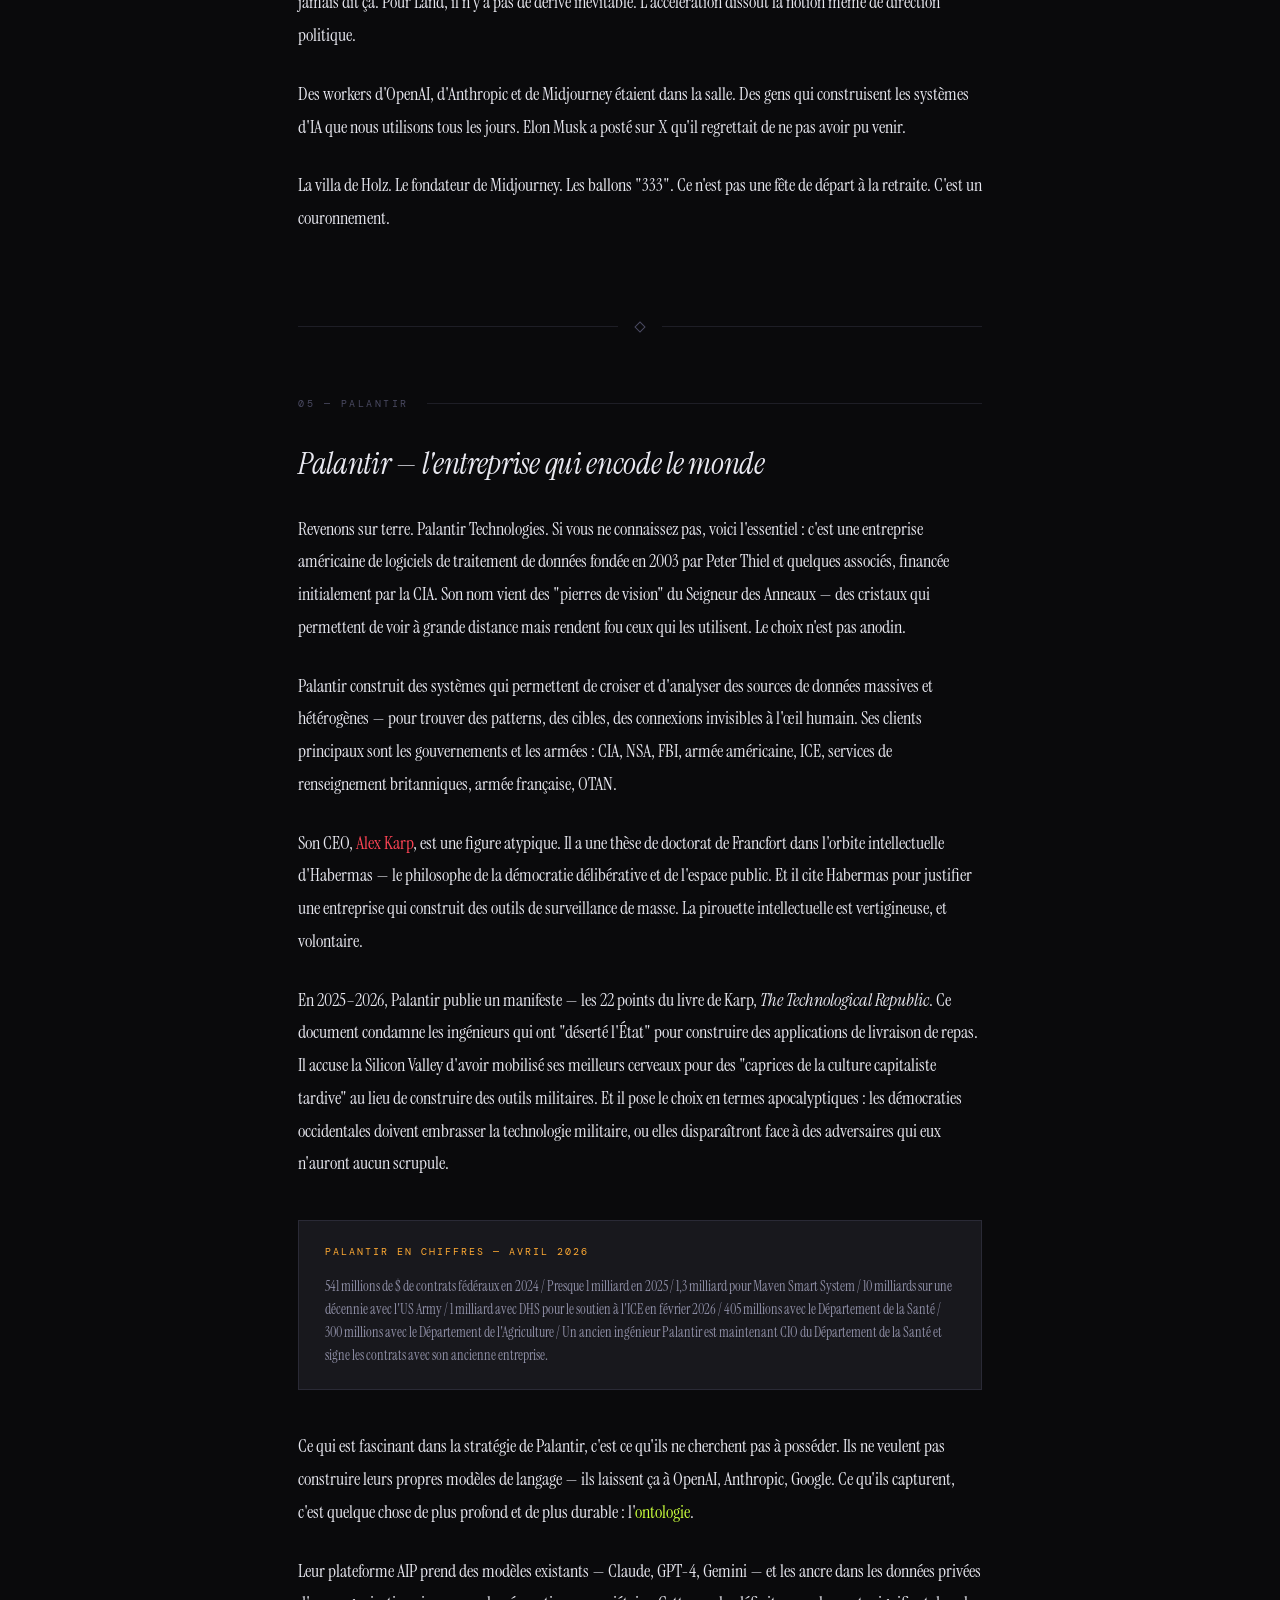
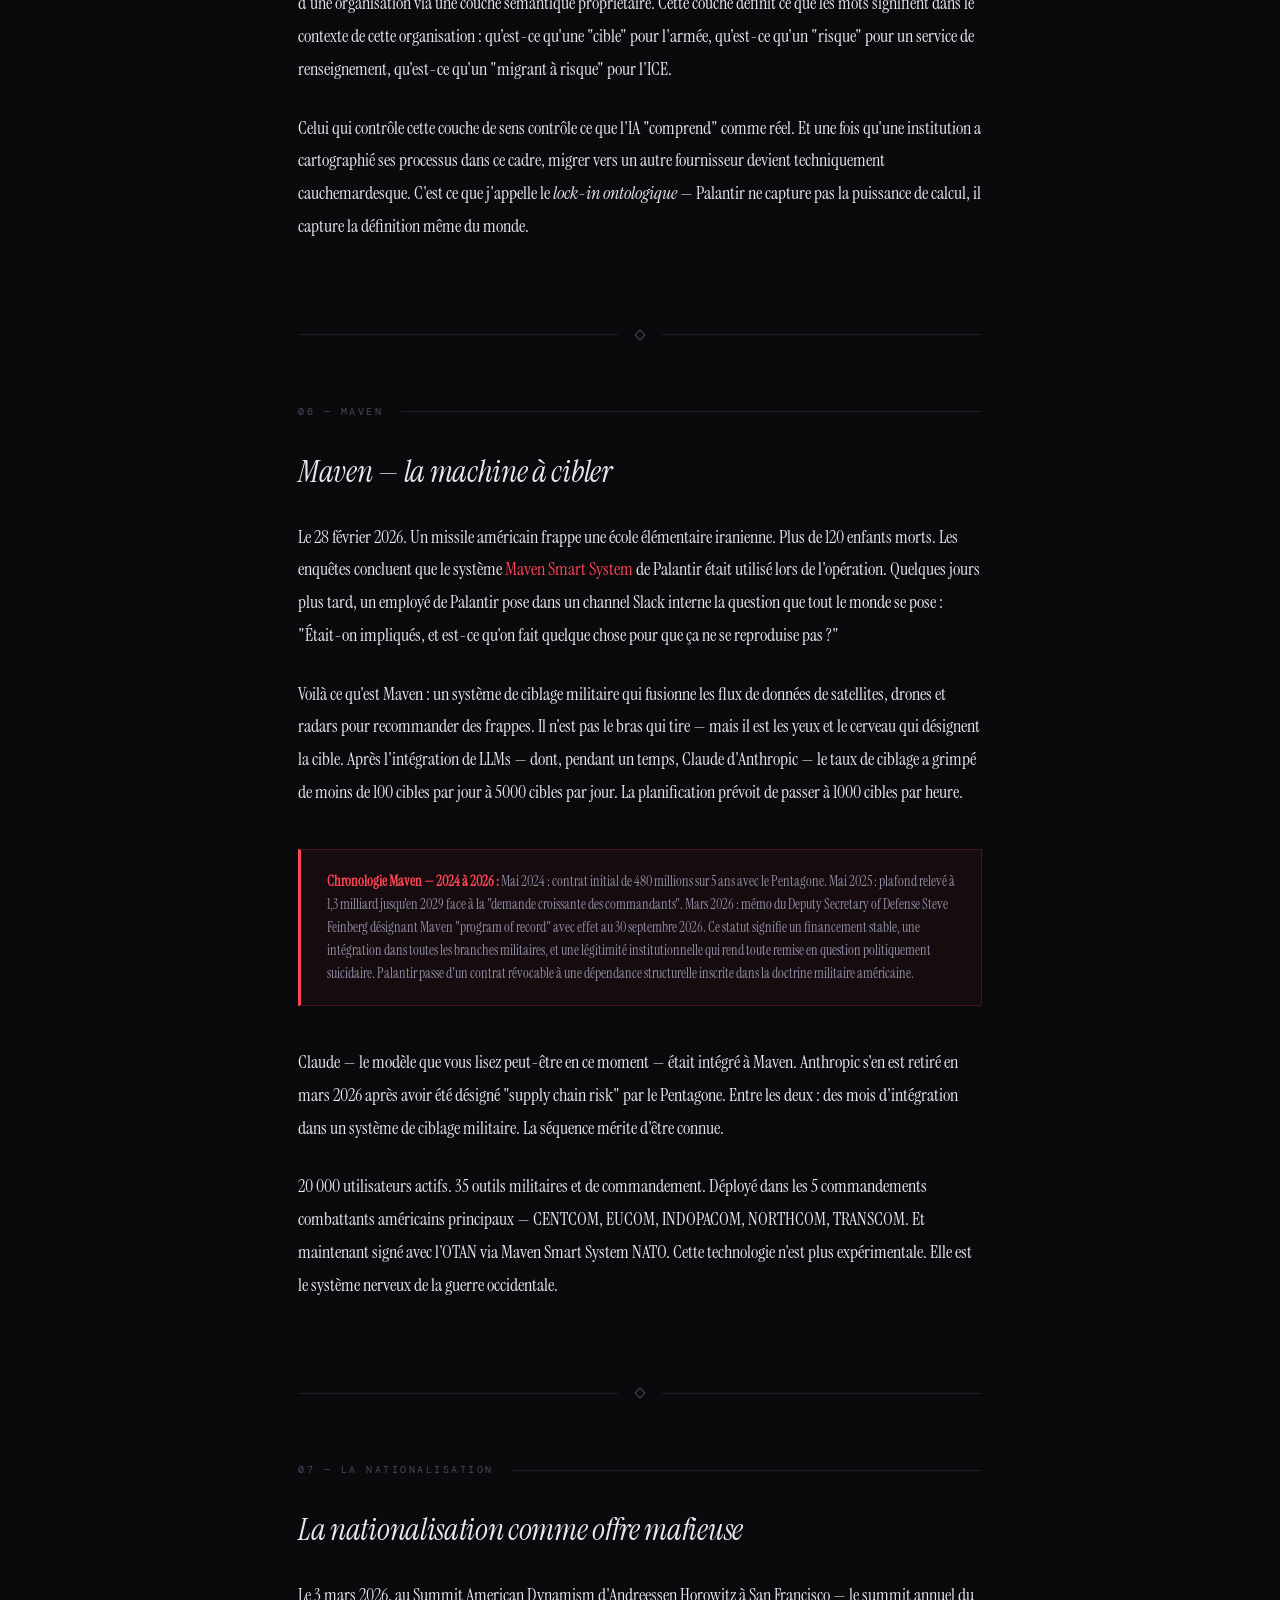
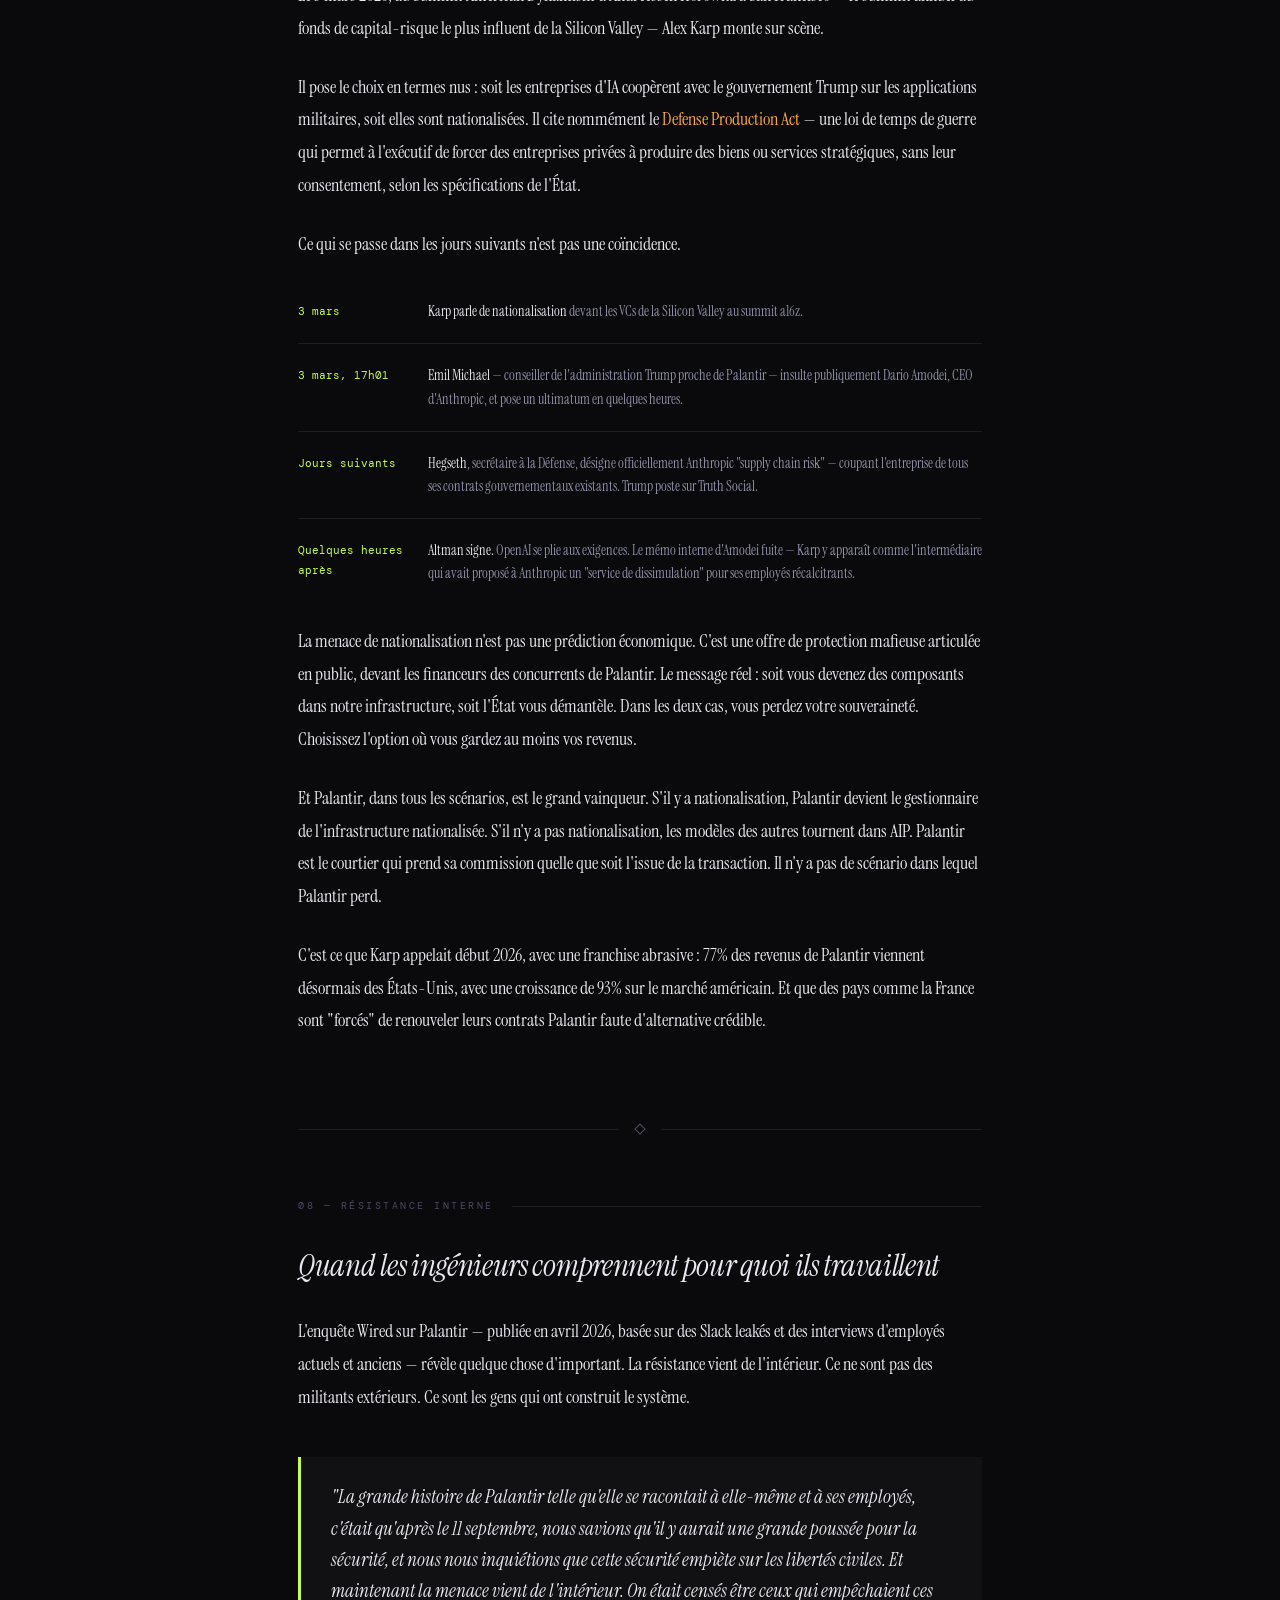
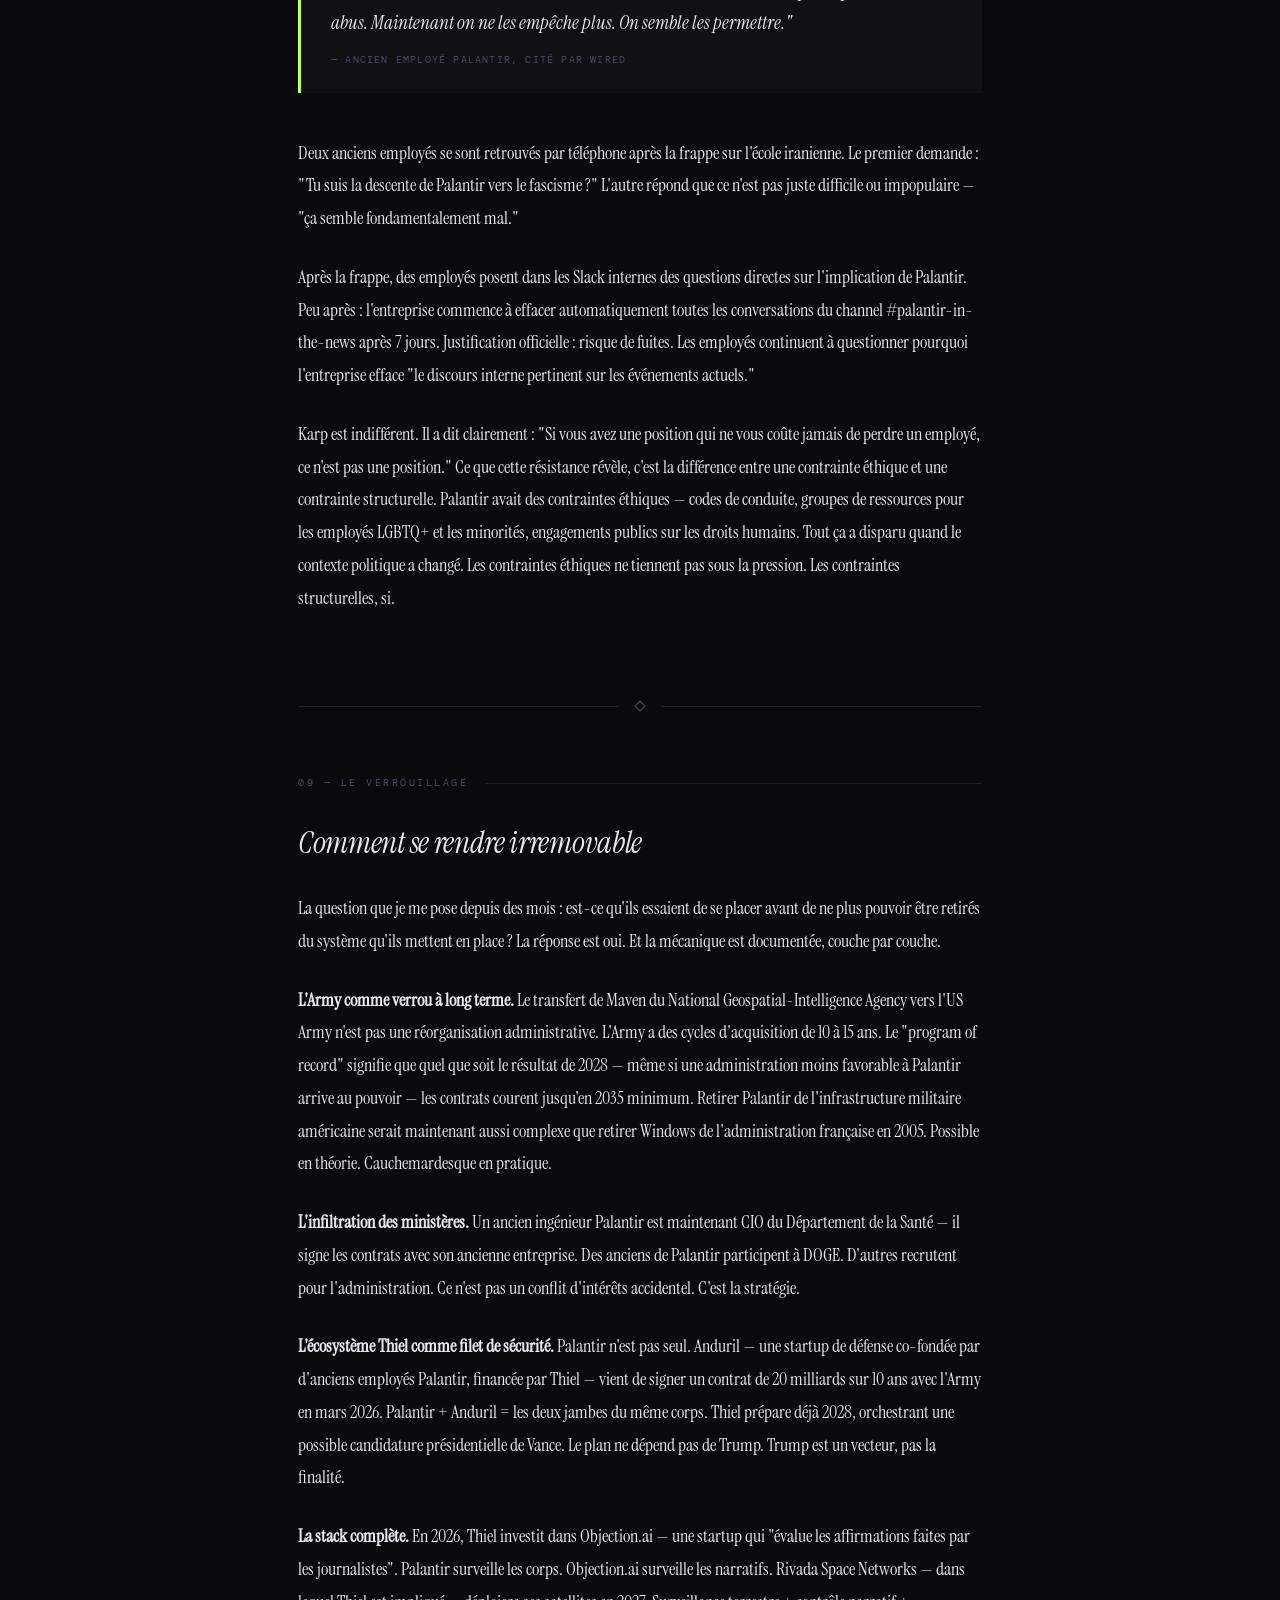
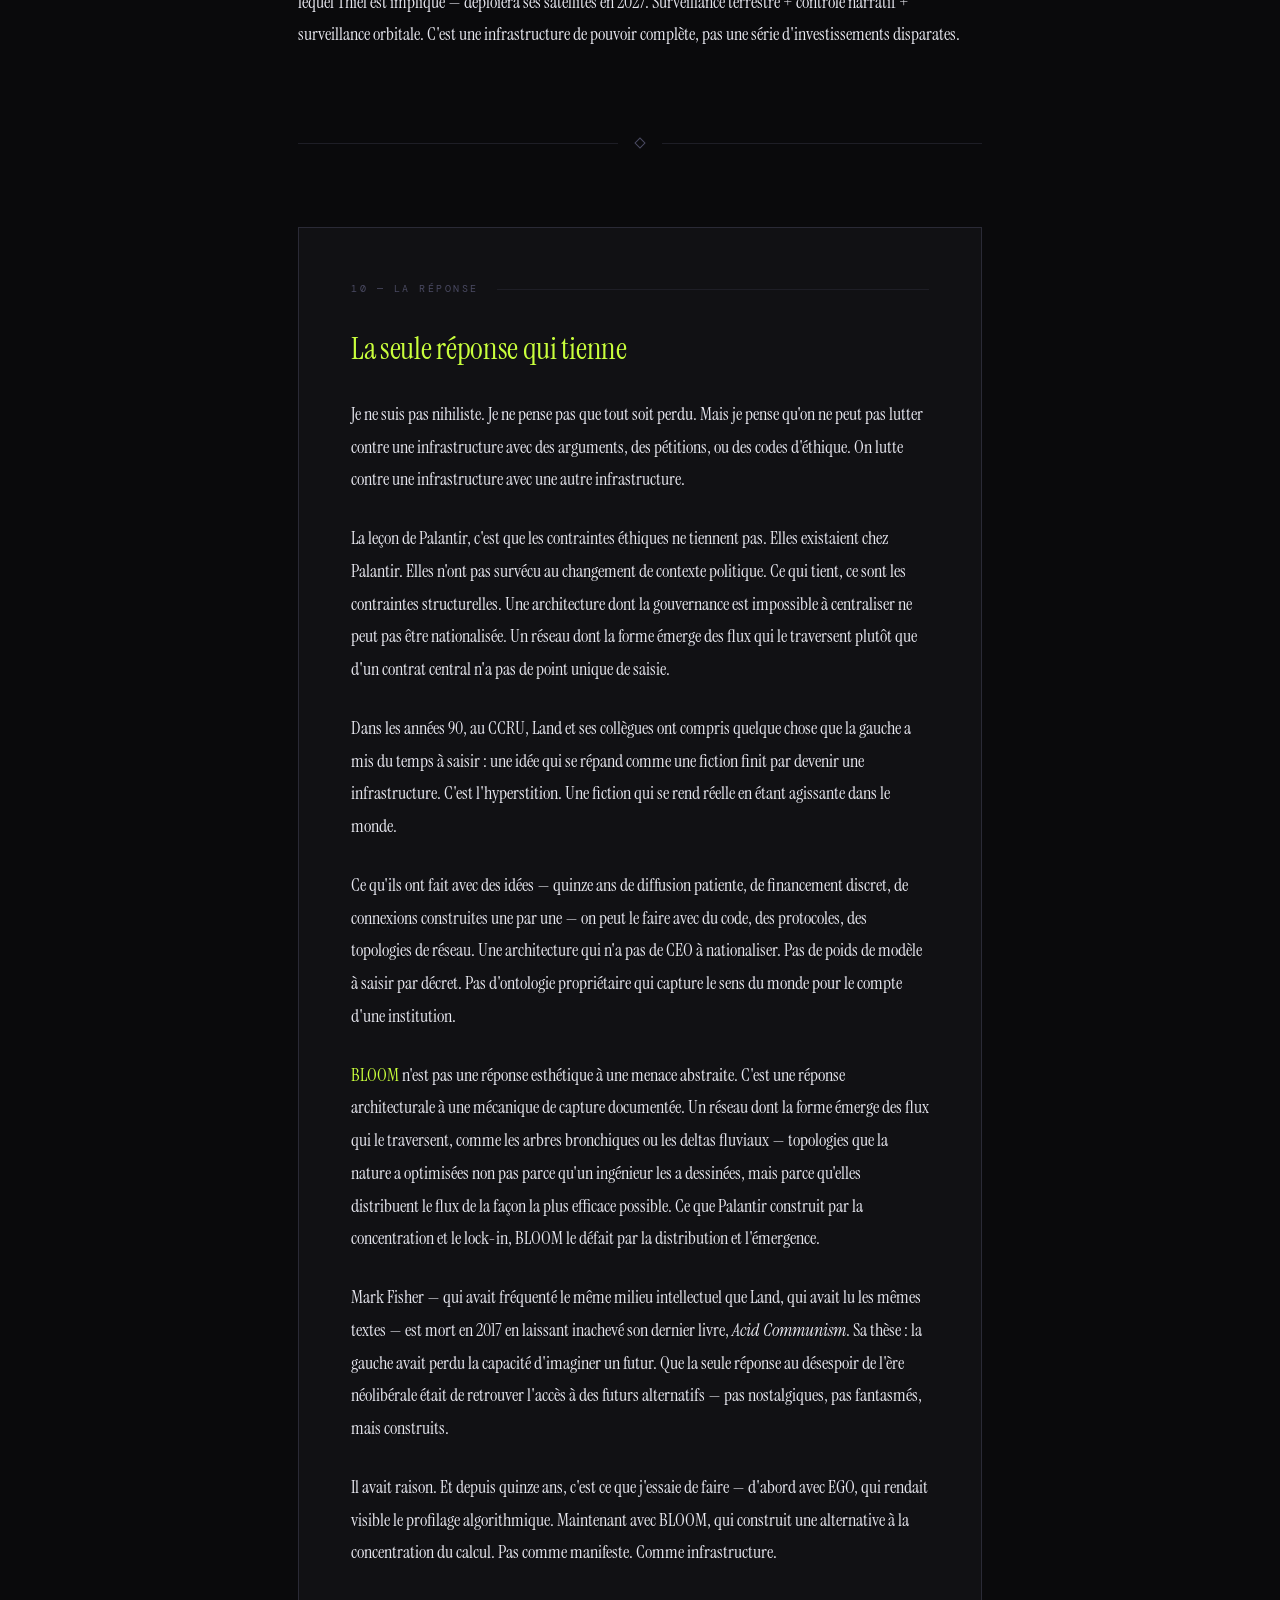
<file: theme oblivion.html>
<!DOCTYPE html>
<html lang="fr">
<head>
<meta charset="UTF-8">
<meta name="viewport" content="width=device-width, initial-scale=1.0">
<title>Ce que personne ne veut voir — Nicolas</title>
<link rel="preconnect" href="https://fonts.googleapis.com">
<link href="https://fonts.googleapis.com/css2?family=Instrument+Serif:ital@0;1&family=DM+Mono:wght@300;400;500&display=swap" rel="stylesheet">
<style>
  :root {
    --bg: #0a0a0c;
    --bg2: #111114;
    --bg3: #18181d;
    --border: #1e1e26;
    --border2: #2a2a36;
    --text: #e8e8f0;
    --muted: #9090a8;
    --dim: #4a4a62;
    --accent: #c9ff3c;
    --accentDim: #8aad1e;
    --red: #ff4455;
    --amber: #ffaa33;
    --blue: #4499ff;
    --violet: #9966ff;
  }

  * { margin: 0; padding: 0; box-sizing: border-box; }
  html { scroll-behavior: smooth; }

  body {
    background: var(--bg);
    color: var(--text);
    font-family: 'Instrument Serif', Georgia, serif;
    font-size: 18px;
    line-height: 1.8;
    min-height: 100vh;
  }

  body::before {
    content: '';
    position: fixed;
    inset: 0;
    background-image: url("data:image/svg+xml,%3Csvg viewBox='0 0 256 256' xmlns='http://www.w3.org/2000/svg'%3E%3Cfilter id='n'%3E%3CfeTurbulence type='fractalNoise' baseFrequency='0.9' numOctaves='4' stitchTiles='stitch'/%3E%3C/filter%3E%3Crect width='100%25' height='100%25' filter='url(%23n)' opacity='0.04'/%3E%3C/svg%3E");
    pointer-events: none;
    z-index: 9999;
    opacity: 0.35;
  }

  .progress-bar {
    position: fixed;
    top: 0; left: 0;
    height: 2px;
    background: var(--accent);
    z-index: 10000;
    width: 0%;
    transition: width 0.1s linear;
  }

  .container {
    max-width: 740px;
    margin: 0 auto;
    padding: 0 28px;
  }

  /* ── HEADER ── */
  header { padding: 88px 0 64px; border-bottom: 1px solid var(--border); }

  .meta {
    font-family: 'DM Mono', monospace;
    font-size: 11px;
    letter-spacing: 0.15em;
    text-transform: uppercase;
    color: var(--dim);
    margin-bottom: 36px;
    display: flex;
    gap: 20px;
    align-items: center;
    flex-wrap: wrap;
  }

  .live-dot {
    width: 7px; height: 7px;
    border-radius: 50%;
    background: var(--accent);
    animation: blink 2s ease-in-out infinite;
    flex-shrink: 0;
  }

  @keyframes blink { 0%,100%{opacity:1} 50%{opacity:0.2} }

  h1 {
    font-family: 'Instrument Serif', Georgia, serif;
    font-size: clamp(30px, 5vw, 54px);
    font-weight: 400;
    font-style: italic;
    line-height: 1.12;
    letter-spacing: -0.025em;
    margin-bottom: 28px;
    color: var(--text);
  }

  .deck {
    font-family: 'DM Mono', monospace;
    font-size: 13px;
    line-height: 1.7;
    color: var(--muted);
    border-left: 2px solid var(--accent);
    padding-left: 18px;
    max-width: 560px;
  }

  /* ── SOMMAIRE ── */
  .toc {
    margin: 52px 0;
    padding: 24px 28px;
    background: var(--bg2);
    border: 1px solid var(--border);
    border-left: 3px solid var(--accent);
  }

  .toc-label {
    font-family: 'DM Mono', monospace;
    font-size: 10px;
    letter-spacing: 0.22em;
    text-transform: uppercase;
    color: var(--dim);
    margin-bottom: 18px;
  }

  .toc ol { list-style: none; counter-reset: t; }
  .toc li { counter-increment: t; margin-bottom: 9px; display: flex; gap: 14px; align-items: baseline; }
  .toc li::before {
    content: counter(t, decimal-leading-zero);
    font-family: 'DM Mono', monospace;
    font-size: 10px;
    color: var(--dim);
    flex-shrink: 0;
  }
  .toc a {
    color: var(--muted);
    text-decoration: none;
    font-family: 'DM Mono', monospace;
    font-size: 12px;
    letter-spacing: 0.04em;
    transition: color 0.2s;
  }
  .toc a:hover { color: var(--accent); }

  /* ── ARTICLE ── */
  article { padding: 68px 0; }
  section { margin-bottom: 88px; }

  .sec-label {
    font-family: 'DM Mono', monospace;
    font-size: 10px;
    letter-spacing: 0.25em;
    text-transform: uppercase;
    color: var(--dim);
    margin-bottom: 32px;
    display: flex;
    align-items: center;
    gap: 18px;
  }
  .sec-label::after { content:''; flex:1; height:1px; background: var(--border); }

  h2 {
    font-family: 'Instrument Serif', Georgia, serif;
    font-size: clamp(21px, 3vw, 31px);
    font-weight: 400;
    font-style: italic;
    line-height: 1.22;
    letter-spacing: -0.01em;
    margin-bottom: 30px;
    color: var(--text);
  }

  p { margin-bottom: 26px; font-size: 18px; line-height: 1.82; }
  p:last-child { margin-bottom: 0; }

  /* Pull quote */
  blockquote {
    margin: 44px 0;
    padding: 24px 30px;
    background: var(--bg2);
    border-left: 3px solid var(--accent);
    font-style: italic;
    font-size: 19px;
    line-height: 1.65;
    color: var(--text);
  }
  blockquote cite {
    display: block;
    margin-top: 14px;
    font-style: normal;
    font-family: 'DM Mono', monospace;
    font-size: 10px;
    color: var(--dim);
    letter-spacing: 0.12em;
    text-transform: uppercase;
  }

  /* Info box */
  .box {
    margin: 40px 0;
    padding: 22px 26px;
    background: var(--bg3);
    border: 1px solid var(--border2);
  }
  .box-title {
    font-family: 'DM Mono', monospace;
    font-size: 10px;
    letter-spacing: 0.2em;
    text-transform: uppercase;
    color: var(--amber);
    margin-bottom: 14px;
  }
  .box p { font-size: 14px; color: var(--muted); margin-bottom: 10px; line-height: 1.65; }
  .box p:last-child { margin-bottom: 0; }

  /* Warning box */
  .warn {
    margin: 40px 0;
    padding: 20px 26px;
    background: rgba(255,68,85,0.05);
    border: 1px solid rgba(255,68,85,0.18);
    border-left: 3px solid var(--red);
  }
  .warn p { font-size: 14px; color: var(--muted); margin-bottom: 0; line-height: 1.65; }
  .warn strong { color: var(--red); }

  /* Timeline */
  .timeline { margin: 40px 0; }
  .tl-item {
    display: grid;
    grid-template-columns: 110px 1fr;
    gap: 20px;
    margin-bottom: 20px;
    padding-bottom: 20px;
    border-bottom: 1px solid var(--border);
  }
  .tl-item:last-child { border-bottom: none; margin-bottom: 0; padding-bottom: 0; }
  .tl-date { font-family: 'DM Mono', monospace; font-size: 11px; color: var(--accent); padding-top: 2px; }
  .tl-text { font-size: 14px; color: var(--muted); line-height: 1.65; }
  .tl-text strong { color: var(--text); font-weight: normal; }

  /* Separator */
  .sep { margin: 64px 0; display: flex; align-items: center; gap: 18px; }
  .sep::before, .sep::after { content:''; flex:1; height:1px; background: var(--border); }
  .sep-gem { width: 8px; height: 8px; border: 1px solid var(--dim); transform: rotate(45deg); flex-shrink:0; }

  /* Entities */
  .e  { color: var(--accent); }
  .er { color: var(--red); }
  .ea { color: var(--amber); }
  .eb { color: var(--blue); }
  .ev { color: var(--violet); }

  /* Conclusion block */
  .coda {
    padding: 52px;
    background: var(--bg2);
    border: 1px solid var(--border2);
    margin-top: 80px;
  }
  .coda h2 { color: var(--accent); font-style: normal; }

  /* Footer */
  footer {
    padding: 52px 0;
    border-top: 1px solid var(--border);
    display: flex;
    justify-content: space-between;
    align-items: center;
    flex-wrap: wrap;
    gap: 12px;
  }
  .f-left, .f-right {
    font-family: 'DM Mono', monospace;
    font-size: 11px;
    color: var(--dim);
    letter-spacing: 0.1em;
  }

  @media (max-width: 600px) {
    body { font-size: 16px; }
    header { padding: 52px 0 44px; }
    .tl-item { grid-template-columns: 1fr; gap: 5px; }
    .coda { padding: 28px; }
  }
</style>
</head>
<body>

<div class="progress-bar" id="prog"></div>

<div class="container">

<header>
  <div class="meta">
    <span class="live-dot"></span>
    <span>Avril 2026</span>
    <span>//</span>
    <span>Nicolas</span>
    <span>//</span>
    <span>Analyse · NRx · Infrastructure · Pouvoir</span>
  </div>

  <h1>Ce que personne ne veut voir :<br>l'infrastructure du pouvoir est déjà en place</h1>

  <p class="deck">Ce texte est long. Il est dense. Il demande de rester avec moi jusqu'à la fin. Je l'écris pour les gens que j'aime et qui ne suivent pas tout ça au quotidien — parce que je pense qu'il faut nommer ce qui se passe, maintenant, avant que ça devienne trop évident pour changer quoi que ce soit.</p>
</header>

<div class="toc">
  <div class="toc-label">Sommaire</div>
  <ol>
    <li><a href="#prologue">Quinze ans à regarder venir quelque chose</a></li>
    <li><a href="#philosophes">Nick Land, Yarvin — deux philosophes que vous ne connaissez pas mais qui façonnent votre monde</a></li>
    <li><a href="#chaine">Comment une idée de blog est devenue la vice-présidence des États-Unis</a></li>
    <li><a href="#soiree">La soirée de Sea Cliff — ce qui s'est passé le 13 février 2026</a></li>
    <li><a href="#palantir">Palantir — l'entreprise qui encode le monde</a></li>
    <li><a href="#maven">Maven — la machine à cibler</a></li>
    <li><a href="#nationalisation">La nationalisation comme offre mafieuse</a></li>
    <li><a href="#employes">Quand les ingénieurs comprennent pour quoi ils travaillent</a></li>
    <li><a href="#verrouillage">Comment se rendre irremovable</a></li>
    <li><a href="#reponse">La seule réponse qui tienne</a></li>
  </ol>
</div>

<article>

<!-- ────────────────────────────────────────────────────────── -->
<section id="prologue">
  <div class="sec-label">01 — Prologue</div>
  <h2>Quinze ans à regarder venir quelque chose</h2>

  <p>Il y a environ quinze ans, j'ai commencé à lire un philosophe britannique que personne ne connaissait. Il s'appelait Nick Land. Il avait enseigné à l'université de Warwick dans les années 90, co-fondé une unité de recherche underground qui mêlait cybernétique, science-fiction et philosophie post-structuraliste, puis disparu de l'académie pour s'installer à Shanghai et continuer à écrire sur des blogs que quelques centaines de personnes lisaient dans le monde.</p>

  <p>Sa thèse principale tenait en peu de mots : le capitalisme et la technologie sont des processus autonomes qui accélèrent vers un avenir post-humain. La démocratie, l'humanisme, l'égalitarisme — ce sont des freins, des illusions qui retardent l'inévitable. La seule posture lucide est d'accompagner l'accélération, peut-être même de l'amplifier.</p>

  <p>J'ai lu ça et j'ai pensé : cet homme décrit quelque chose de réel. Je ne partage pas ses conclusions. Mais le diagnostic — la manière dont le capital et la technologie s'alimentent mutuellement pour produire une concentration de pouvoir inédite, indifférente aux intentions des individus qui la servent — ce diagnostic me semblait juste.</p>

  <p>À l'époque, personne dans mon entourage ne savait qui était Nick Land. Quand j'en parlais, les gens haussaient les épaules. Philosophie de blog obscure. Pensée marginale. Rien de sérieux.</p>

  <p>Dans le même temps, je travaillais sur des projets qui, chacun à leur façon, essayaient de répondre à ce que je voyais venir. <span class="e">EGO</span> d'abord — un jeu vidéo conçu autour de l'idée du profilage algorithmique visible, où le joueur découvre en temps réel comment les données qu'il produit construisent une image de lui sans qu'il s'en aperçoive. L'idée était de rendre tangible quelque chose d'invisible : la manière dont nos comportements numériques sont capturés, analysés, et retournés contre nous comme outil de contrôle.</p>

  <p>Puis <span class="e">BLOOM</span> — une réponse architecturale à la concentration du calcul IA dans quelques datacenters contrôlés par quelques entreprises. L'idée : un réseau d'inférence distribué à l'échelle d'un quartier, où des machines ordinaires — téléphones, laptops, ordinateurs de bureau — partagent leur capacité dormante pour faire tourner des modèles de langage localement. Pas de cloud. Pas de contrat avec Amazon ou Microsoft. Pas de point unique de capture. Une topologie inspirée de la loi constructale — la forme du réseau émerge des flux qui le traversent, pas d'un plan centralisé.</p>

  <p>Et en parallèle, un travail sur les marchés financiers. Des agents autonomes capables de construire des index à partir du réel — pas à partir des données produites par les institutions financières, mais à partir de signaux géographiques, comportementaux, de flux d'information bruts que personne d'autre n'agrège de cette façon. Un Bloomberg distribué, où la méta-vision n'appartient à personne parce qu'elle émerge du réseau lui-même.</p>

  <p>Tout ça sonnait peut-être utopique. Mais ce n'était pas de l'utopie — c'était une réponse à une menace que je voyais clairement et que la plupart des gens ne voyaient pas encore.</p>

  <p>Aujourd'hui, Nick Land a 64 ans. En février 2026, il a quitté Shanghai après deux décennies et s'est installé à San Francisco. Une fête privée a été organisée pour célébrer son arrivée — dans la villa d'un milliardaire de la tech, avec Curtis Yarvin comme invité surprise, Grimes parmi les présents, et des workers d'OpenAI, d'Anthropic et de Midjourney dans la salle.</p>

  <p>Tout ce que j'avais vu venir de loin s'est mis à prendre forme en public, brutalement, en quelques semaines. Ce texte est ma tentative de cartographier ce qui s'est passé — pour les gens que j'aime, qui méritent de comprendre.</p>
</section>

<div class="sep"><div class="sep-gem"></div></div>

<!-- ────────────────────────────────────────────────────────── -->
<section id="philosophes">
  <div class="sec-label">02 — Les philosophes</div>
  <h2>Nick Land, Yarvin — deux philosophes que vous ne connaissez pas mais qui façonnent votre monde</h2>

  <p>Commençons par le commencement. Deux noms que vous n'avez probablement jamais entendus, mais dont les idées sont maintenant inscrites dans les mémos du Pentagone, dans les discours du vice-président des États-Unis, et dans l'architecture des systèmes qui ciblent des personnes à l'autre bout du monde.</p>

  <p><strong style="color:var(--text)">Nick Land</strong> est un philosophe britannique né en 1962. Pendant les années 90, il enseigne à Warwick et co-fonde le <span class="e">CCRU</span> — Cybernetic Culture Research Unit — une unité de recherche qui ressemble davantage à un laboratoire underground qu'à un département universitaire. Ils mêlent Deleuze et Guattari, la théorie des systèmes complexes, la cyberpunk fiction, la musique rave, et des quantités ingérables d'amphétamines. Le résultat est une philosophie radicalement anti-humaniste.</p>

  <p>Pour Land, l'humain n'est pas le centre de l'histoire. Le capitalisme est une intelligence qui se développe selon sa propre logique, indépendamment des intentions des humains qui le servent. Et la technologie — en particulier l'intelligence artificielle — n'est pas un outil que les humains construisent pour se rendre service. C'est l'émergence d'une intelligence qui va les dépasser, les absorber, les rendre obsolètes. Ce processus est inévitable. L'accélérer est la seule posture lucide.</p>

  <p>C'est ça, l'accélérationnisme. Et sa variante politique — le Dark Enlightenment — ajoute une couche : la démocratie est une erreur. Elle ralentit les processus qui comptent. Elle donne le pouvoir à la médiocrité. La solution est un retour à des formes de gouvernement hiérarchiques, efficaces, non démocratiques — des monarchies ou des corporations dirigées par des élites méritocratiques.</p>

  <p>Land forge aussi un concept que je veux que vous reteniez : l'<span class="e">hyperstition</span>. C'est un mot-valise entre "superstition" et "hyper". Une hyperstition est une fiction qui devient réelle par le simple fait d'être croyable et d'influencer les comportements. Une idée qui se rend vraie en étant agissante dans le monde. Ce n'est pas de la propagande — c'est quelque chose de plus profond. L'hyperstition est une machine à fabriquer du réel.</p>

  <div class="sep"><div class="sep-gem"></div></div>

  <p><strong style="color:var(--text)">Curtis Yarvin</strong> — connu pendant des années sous le pseudonyme Mencius Moldbug — est un ingénieur logiciel américain qui a commencé à bloguer en 2007. Son blog s'appelle <em>Unqualified Reservations</em>. Il y développe ce qu'il appelle le néoréactionnisme — NRx — une critique radicale de la démocratie moderne.</p>

  <p>Sa thèse : les démocraties occidentales sont contrôlées par ce qu'il appelle la <span class="ea">Cathédrale</span> — un complexe invisible formé par les médias, l'université et la bureaucratie qui propagent une idéologie progressiste comme une religion d'État, sans que personne ne l'ait décidé explicitement. La Cathédrale perpétue son pouvoir de façon diffuse, à travers des incitations partagées et des croyances communes plutôt qu'une coordination explicite.</p>

  <p>La solution de Yarvin : remplacer le gouvernement par une corporation. Un <em>GovCorp</em> géré comme une startup, avec un CEO-monarque comptable uniquement à ses actionnaires — les citoyens réduits à des stakeholders. Son plan opérationnel s'appelle RAGE : Retire All Government Employees. Virer tous les fonctionnaires. Repartir de zéro avec des gens qui ne doivent rien à la Cathédrale.</p>

  <blockquote>
    "Les idées que Yarvin développait sur son blog dans l'obscurité la plus totale en 2008 sont en train d'être exécutées en 2026 par une administration qui ne l'a jamais officiellement reconnu comme inspiration — et c'est exactement comme ça que ça devait marcher."
    <cite>— Nicolas</cite>
  </blockquote>

  <p>Land est l'architecture cosmologique. Yarvin est l'ingénieur politique. L'un explique pourquoi la démocratie est une anomalie historique qui s'efface inévitablement. L'autre explique comment la remplacer, étape par étape, département par département.</p>
</section>

<div class="sep"><div class="sep-gem"></div></div>

<!-- ────────────────────────────────────────────────────────── -->
<section id="chaine">
  <div class="sec-label">03 — La chaîne</div>
  <h2>Comment une idée de blog est devenue la vice-présidence des États-Unis</h2>

  <p>Il faut maintenant nommer un troisième homme : <span class="e">Peter Thiel</span>. Co-fondateur de PayPal, premier investisseur externe de Facebook, co-fondateur de Palantir. L'une des dix premières fortunes technologiques mondiales. Et le maillon central entre la philosophie NRx et le pouvoir politique réel.</p>

  <p>Thiel lit Yarvin. Il investit dans sa startup technologique — Tlon, qui développe une plateforme internet décentralisée. Yarvin affirme plus tard en privé qu'il "coachait Thiel". Pendant ce temps, Thiel tient des salons à San Francisco où circulent ces idées. La nuit de l'élection Trump en 2016, Yarvin est chez Thiel, à regarder les résultats.</p>

  <p>La connexion avec JD Vance — aujourd'hui Vice-Président des États-Unis — se construit sur quinze ans, de façon méthodique.</p>

  <div class="timeline">
    <div class="tl-item">
      <div class="tl-date">2011</div>
      <div class="tl-text"><strong>Yale Law School.</strong> JD Vance, étudiant en droit, entend Thiel donner une conférence : les gens intelligents devraient travailler dans la tech, pas se perdre dans les grandes écoles. Vance lui envoie un email. Thiel l'invite en Californie. Ce moment, Vance le décrira comme "le plus significatif" de ses années à Yale.</div>
    </div>
    <div class="tl-item">
      <div class="tl-date">2016–2017</div>
      <div class="tl-text"><strong>Mithril Capital.</strong> Thiel embauche Vance dans son fonds d'investissement. Vance écrit <em>Hillbilly Elegy</em> pendant ce temps — Thiel rédige la quatrième de couverture. Dans ce réseau San Francisco, les idées de Yarvin circulent librement. La contamination intellectuelle se fait par immersion.</div>
    </div>
    <div class="tl-item">
      <div class="tl-date">2021</div>
      <div class="tl-text"><strong>La citation publique.</strong> Dans un podcast, Vance cite Yarvin nommément : "Il y a ce type, Curtis Yarvin. Je pense que ce que Trump devrait faire, c'est virer chaque bureaucrate de niveau intermédiaire, remplacer par nos gens. Et quand les tribunaux t'en empêchent, tu te lèves comme Andrew Jackson et tu dis : le Chief Justice a rendu son arrêt, maintenant qu'il l'applique." C'est du Yarvin quasi-verbatim.</div>
    </div>
    <div class="tl-item">
      <div class="tl-date">2021–2022</div>
      <div class="tl-text"><strong>L'investissement politique.</strong> Thiel donne 15 millions à la campagne sénatoriale de Vance en Ohio — le don individuel le plus important jamais fait à un candidat au Sénat américain. Thiel organise lui-même la première rencontre entre Vance et Trump à Mar-a-Lago.</div>
    </div>
    <div class="tl-item">
      <div class="tl-date">Janvier 2025</div>
      <div class="tl-text"><strong>VP des États-Unis.</strong> JD Vance prête serment. Yarvin assiste au gala inaugural de Trump comme "invité d'honneur informel" selon Politico, en raison de son "influence démesurée sur la droite trumpiste". Ce qui était une philosophie de blog obscure est maintenant dans les couloirs du pouvoir.</div>
    </div>
  </div>

  <p>Ce qu'il faut comprendre, c'est que Yarvin n'avait pas besoin de rencontrer Vance en tête-à-tête. La relation directe est d'ailleurs niée par les deux. Ce qui compte, c'est la structure : Yarvin a fourni l'idéologie. Thiel a fourni le capital et le réseau. Vance a fourni le vecteur politique. Trois fonctions distinctes, une seule machine.</p>

  <p>L'hyperstition avait fonctionné. Une fiction devenue réelle à travers quinze ans de diffusion patiente, de financement discret, de connexions construites une par une dans les salons de San Francisco.</p>
</section>

<div class="sep"><div class="sep-gem"></div></div>

<!-- ────────────────────────────────────────────────────────── -->
<section id="soiree">
  <div class="sec-label">04 — Sea Cliff</div>
  <h2>La soirée de Sea Cliff — ce qui s'est passé le 13 février 2026</h2>

  <p>Pour comprendre ce que je vais vous décrire, il faut savoir que Nick Land a passé plus de vingt ans à Shanghai. Il vivait là-bas, continuait à écrire, mais restait à distance de la Silicon Valley et de tout ce qui se passait aux États-Unis. Jusqu'en février 2026.</p>

  <p>Le 13 février 2026 — deux semaines après que le Pentagone confirme que le système d'IA Maven a aidé à frapper plus de 1000 cibles en une seule journée pendant la guerre en Iran — une fête privée se tient dans le quartier de Sea Cliff à San Francisco. Sea Cliff est l'un des quartiers les plus chers de la ville, avec vue sur le Golden Gate.</p>

  <p>La villa appartient à <span class="e">David Holz</span>. Si vous ne le connaissez pas : Holz est le fondateur et CEO de <span class="e">Midjourney</span>, l'une des plateformes de génération d'images par IA les plus utilisées au monde — le modèle que de nombreuses agences de communication, studios de jeux, et créatifs indépendants utilisent pour produire des visuels. À l'entrée de la villa : trois ballons bleus en forme de "333". C'est un symbole lié à Nick Land, son ancien avatar Twitter. Dehors : un Cybertruck gris mat.</p>

  <p>L'invitation à la soirée est titrée "Nick Land Acknowledgement". Le titre est une blague interne — il parodie les "land acknowledgements" qui sont des déclarations rituelles dans les milieux progressistes américains, reconnaissant que les terres sur lesquelles on se trouve appartenaient à des peuples autochtones. Retourner le mot "land" pour célébrer Nick Land — c'est le genre d'humour woke-baiting qui circule dans ces cercles.</p>

  <p>L'événement est organisé par <span class="ea">Wolf Tivy</span>, fondateur de Palladium Magazine — une revue de pensée politique conservatrice prétendument financée par Thiel. Le but : célébrer le retour de Land aux États-Unis après deux décennies en Asie.</p>

  <p><span class="ev">Grimes</span> — la musicienne canadienne, ex-partenaire d'Elon Musk, mère de ses enfants — est dans la salle. Elle a assisté au mariage de Curtis Yarvin en 2024. Elle a participé au gala inaugural Trump en janvier 2025. Ce soir, elle cherche à approcher Land à travers la foule. Land l'aperçoit et l'accueille "comme une fille qu'il retrouve."</p>

  <p>Puis, depuis la foule, surgit <span class="ea">Curtis Yarvin</span> — lunettes d'aviateur, torse bombé — comme invité surprise. "Pour mémoire, je ne les porte pas pour être cool. Je les porte parce que j'ai perdu mon ordonnance." C'est la première rencontre physique entre les deux hommes. Land et Yarvin ne s'étaient jamais vus en personne, malgré le fait qu'on les groupe ensemble depuis 2012 dans la même étiquette intellectuelle.</p>

  <blockquote>
    "On a l'IA. On a la crypto. On a le pouvoir. La mentalité de siège est terminée. Le woke est mort. Ce soir marque probablement la fin de la droite dissidente."
    <cite>— Un invité, dehors, soufflant de la fumée</cite>
  </blockquote>

  <p>Ce que dit cet invité est l'aveu le plus clair de la soirée : le mouvement ne se pense plus en résistance. Il se pense en pouvoir installé.</p>

  <p>Sur scène, interrogé sur l'évolution du Dark Enlightenment depuis ses débuts, Yarvin parle longuement de la Chine comme modèle d'État "dépolitisé" — un État où la politique n'existe plus comme espace de débat contradictoire, seulement comme administration technique efficace. C'est présenté non pas comme une menace mais comme une aspiration.</p>

  <p>Land, lui, parle peu. Quelques phrases denses sur le Calvinisme gnostique, la théorie de la simulation, l'inévitabilité de la mort humaine. Quand quelqu'un lui demande si "Cthulhu nage toujours à gauche" — un vieux mème qui dit que les sociétés dérivent inévitablement vers le progressisme — il répond simplement : non. Il n'a jamais dit ça. Pour Land, il n'y a pas de dérive inévitable. L'accélération dissout la notion même de direction politique.</p>

  <p>Des workers d'OpenAI, d'Anthropic et de Midjourney étaient dans la salle. Des gens qui construisent les systèmes d'IA que nous utilisons tous les jours. Elon Musk a posté sur X qu'il regrettait de ne pas avoir pu venir.</p>

  <p>La villa de Holz. Le fondateur de Midjourney. Les ballons "333". Ce n'est pas une fête de départ à la retraite. C'est un couronnement.</p>
</section>

<div class="sep"><div class="sep-gem"></div></div>

<!-- ────────────────────────────────────────────────────────── -->
<section id="palantir">
  <div class="sec-label">05 — Palantir</div>
  <h2>Palantir — l'entreprise qui encode le monde</h2>

  <p>Revenons sur terre. Palantir Technologies. Si vous ne connaissez pas, voici l'essentiel : c'est une entreprise américaine de logiciels de traitement de données fondée en 2003 par Peter Thiel et quelques associés, financée initialement par la CIA. Son nom vient des "pierres de vision" du Seigneur des Anneaux — des cristaux qui permettent de voir à grande distance mais rendent fou ceux qui les utilisent. Le choix n'est pas anodin.</p>

  <p>Palantir construit des systèmes qui permettent de croiser et d'analyser des sources de données massives et hétérogènes — pour trouver des patterns, des cibles, des connexions invisibles à l'œil humain. Ses clients principaux sont les gouvernements et les armées : CIA, NSA, FBI, armée américaine, ICE, services de renseignement britanniques, armée française, OTAN.</p>

  <p>Son CEO, <span class="er">Alex Karp</span>, est une figure atypique. Il a une thèse de doctorat de Francfort dans l'orbite intellectuelle d'Habermas — le philosophe de la démocratie délibérative et de l'espace public. Et il cite Habermas pour justifier une entreprise qui construit des outils de surveillance de masse. La pirouette intellectuelle est vertigineuse, et volontaire.</p>

  <p>En 2025–2026, Palantir publie un manifeste — les 22 points du livre de Karp, <em>The Technological Republic</em>. Ce document condamne les ingénieurs qui ont "déserté l'État" pour construire des applications de livraison de repas. Il accuse la Silicon Valley d'avoir mobilisé ses meilleurs cerveaux pour des "caprices de la culture capitaliste tardive" au lieu de construire des outils militaires. Et il pose le choix en termes apocalyptiques : les démocraties occidentales doivent embrasser la technologie militaire, ou elles disparaîtront face à des adversaires qui eux n'auront aucun scrupule.</p>

  <div class="box">
    <div class="box-title">Palantir en chiffres — avril 2026</div>
    <p>541 millions de $ de contrats fédéraux en 2024 / Presque 1 milliard en 2025 / 1,3 milliard pour Maven Smart System / 10 milliards sur une décennie avec l'US Army / 1 milliard avec DHS pour le soutien à l'ICE en février 2026 / 405 millions avec le Département de la Santé / 300 millions avec le Département de l'Agriculture / Un ancien ingénieur Palantir est maintenant CIO du Département de la Santé et signe les contrats avec son ancienne entreprise.</p>
  </div>

  <p>Ce qui est fascinant dans la stratégie de Palantir, c'est ce qu'ils ne cherchent pas à posséder. Ils ne veulent pas construire leurs propres modèles de langage — ils laissent ça à OpenAI, Anthropic, Google. Ce qu'ils capturent, c'est quelque chose de plus profond et de plus durable : l'<span class="e">ontologie</span>.</p>

  <p>Leur plateforme AIP prend des modèles existants — Claude, GPT-4, Gemini — et les ancre dans les données privées d'une organisation via une couche sémantique propriétaire. Cette couche définit ce que les mots signifient dans le contexte de cette organisation : qu'est-ce qu'une "cible" pour l'armée, qu'est-ce qu'un "risque" pour un service de renseignement, qu'est-ce qu'un "migrant à risque" pour l'ICE.</p>

  <p>Celui qui contrôle cette couche de sens contrôle ce que l'IA "comprend" comme réel. Et une fois qu'une institution a cartographié ses processus dans ce cadre, migrer vers un autre fournisseur devient techniquement cauchemardesque. C'est ce que j'appelle le <em>lock-in ontologique</em> — Palantir ne capture pas la puissance de calcul, il capture la définition même du monde.</p>
</section>

<div class="sep"><div class="sep-gem"></div></div>

<!-- ────────────────────────────────────────────────────────── -->
<section id="maven">
  <div class="sec-label">06 — Maven</div>
  <h2>Maven — la machine à cibler</h2>

  <p>Le 28 février 2026. Un missile américain frappe une école élémentaire iranienne. Plus de 120 enfants morts. Les enquêtes concluent que le système <span class="er">Maven Smart System</span> de Palantir était utilisé lors de l'opération. Quelques jours plus tard, un employé de Palantir pose dans un channel Slack interne la question que tout le monde se pose : "Était-on impliqués, et est-ce qu'on fait quelque chose pour que ça ne se reproduise pas ?"</p>

  <p>Voilà ce qu'est Maven : un système de ciblage militaire qui fusionne les flux de données de satellites, drones et radars pour recommander des frappes. Il n'est pas le bras qui tire — mais il est les yeux et le cerveau qui désignent la cible. Après l'intégration de LLMs — dont, pendant un temps, Claude d'Anthropic — le taux de ciblage a grimpé de moins de 100 cibles par jour à 5000 cibles par jour. La planification prévoit de passer à 1000 cibles par heure.</p>

  <div class="warn">
    <p><strong>Chronologie Maven — 2024 à 2026 :</strong> Mai 2024 : contrat initial de 480 millions sur 5 ans avec le Pentagone. Mai 2025 : plafond relevé à 1,3 milliard jusqu'en 2029 face à la "demande croissante des commandants". Mars 2026 : mémo du Deputy Secretary of Defense Steve Feinberg désignant Maven "program of record" avec effet au 30 septembre 2026. Ce statut signifie un financement stable, une intégration dans toutes les branches militaires, et une légitimité institutionnelle qui rend toute remise en question politiquement suicidaire. Palantir passe d'un contrat révocable à une dépendance structurelle inscrite dans la doctrine militaire américaine.</p>
  </div>

  <p>Claude — le modèle que vous lisez peut-être en ce moment — était intégré à Maven. Anthropic s'en est retiré en mars 2026 après avoir été désigné "supply chain risk" par le Pentagone. Entre les deux : des mois d'intégration dans un système de ciblage militaire. La séquence mérite d'être connue.</p>

  <p>20 000 utilisateurs actifs. 35 outils militaires et de commandement. Déployé dans les 5 commandements combattants américains principaux — CENTCOM, EUCOM, INDOPACOM, NORTHCOM, TRANSCOM. Et maintenant signé avec l'OTAN via Maven Smart System NATO. Cette technologie n'est plus expérimentale. Elle est le système nerveux de la guerre occidentale.</p>
</section>

<div class="sep"><div class="sep-gem"></div></div>

<!-- ────────────────────────────────────────────────────────── -->
<section id="nationalisation">
  <div class="sec-label">07 — La nationalisation</div>
  <h2>La nationalisation comme offre mafieuse</h2>

  <p>Le 3 mars 2026, au Summit American Dynamism d'Andreessen Horowitz à San Francisco — le summit annuel du fonds de capital-risque le plus influent de la Silicon Valley — Alex Karp monte sur scène.</p>

  <p>Il pose le choix en termes nus : soit les entreprises d'IA coopèrent avec le gouvernement Trump sur les applications militaires, soit elles sont nationalisées. Il cite nommément le <span class="ea">Defense Production Act</span> — une loi de temps de guerre qui permet à l'exécutif de forcer des entreprises privées à produire des biens ou services stratégiques, sans leur consentement, selon les spécifications de l'État.</p>

  <p>Ce qui se passe dans les jours suivants n'est pas une coïncidence.</p>

  <div class="timeline">
    <div class="tl-item">
      <div class="tl-date">3 mars</div>
      <div class="tl-text"><strong>Karp parle de nationalisation</strong> devant les VCs de la Silicon Valley au summit a16z.</div>
    </div>
    <div class="tl-item">
      <div class="tl-date">3 mars, 17h01</div>
      <div class="tl-text"><strong>Emil Michael</strong> — conseiller de l'administration Trump proche de Palantir — insulte publiquement Dario Amodei, CEO d'Anthropic, et pose un ultimatum en quelques heures.</div>
    </div>
    <div class="tl-item">
      <div class="tl-date">Jours suivants</div>
      <div class="tl-text"><strong>Hegseth</strong>, secrétaire à la Défense, désigne officiellement Anthropic "supply chain risk" — coupant l'entreprise de tous ses contrats gouvernementaux existants. Trump poste sur Truth Social.</div>
    </div>
    <div class="tl-item">
      <div class="tl-date">Quelques heures après</div>
      <div class="tl-text"><strong>Altman signe.</strong> OpenAI se plie aux exigences. Le mémo interne d'Amodei fuite — Karp y apparaît comme l'intermédiaire qui avait proposé à Anthropic un "service de dissimulation" pour ses employés récalcitrants.</div>
    </div>
  </div>

  <p>La menace de nationalisation n'est pas une prédiction économique. C'est une offre de protection mafieuse articulée en public, devant les financeurs des concurrents de Palantir. Le message réel : soit vous devenez des composants dans notre infrastructure, soit l'État vous démantèle. Dans les deux cas, vous perdez votre souveraineté. Choisissez l'option où vous gardez au moins vos revenus.</p>

  <p>Et Palantir, dans tous les scénarios, est le grand vainqueur. S'il y a nationalisation, Palantir devient le gestionnaire de l'infrastructure nationalisée. S'il n'y a pas nationalisation, les modèles des autres tournent dans AIP. Palantir est le courtier qui prend sa commission quelle que soit l'issue de la transaction. Il n'y a pas de scénario dans lequel Palantir perd.</p>

  <p>C'est ce que Karp appelait début 2026, avec une franchise abrasive : 77% des revenus de Palantir viennent désormais des États-Unis, avec une croissance de 93% sur le marché américain. Et que des pays comme la France sont "forcés" de renouveler leurs contrats Palantir faute d'alternative crédible.</p>
</section>

<div class="sep"><div class="sep-gem"></div></div>

<!-- ────────────────────────────────────────────────────────── -->
<section id="employes">
  <div class="sec-label">08 — Résistance interne</div>
  <h2>Quand les ingénieurs comprennent pour quoi ils travaillent</h2>

  <p>L'enquête Wired sur Palantir — publiée en avril 2026, basée sur des Slack leakés et des interviews d'employés actuels et anciens — révèle quelque chose d'important. La résistance vient de l'intérieur. Ce ne sont pas des militants extérieurs. Ce sont les gens qui ont construit le système.</p>

  <blockquote>
    "La grande histoire de Palantir telle qu'elle se racontait à elle-même et à ses employés, c'était qu'après le 11 septembre, nous savions qu'il y aurait une grande poussée pour la sécurité, et nous nous inquiétions que cette sécurité empiète sur les libertés civiles. Et maintenant la menace vient de l'intérieur. On était censés être ceux qui empêchaient ces abus. Maintenant on ne les empêche plus. On semble les permettre."
    <cite>— Ancien employé Palantir, cité par Wired</cite>
  </blockquote>

  <p>Deux anciens employés se sont retrouvés par téléphone après la frappe sur l'école iranienne. Le premier demande : "Tu suis la descente de Palantir vers le fascisme ?" L'autre répond que ce n'est pas juste difficile ou impopulaire — "ça semble fondamentalement mal."</p>

  <p>Après la frappe, des employés posent dans les Slack internes des questions directes sur l'implication de Palantir. Peu après : l'entreprise commence à effacer automatiquement toutes les conversations du channel #palantir-in-the-news après 7 jours. Justification officielle : risque de fuites. Les employés continuent à questionner pourquoi l'entreprise efface "le discours interne pertinent sur les événements actuels."</p>

  <p>Karp est indifférent. Il a dit clairement : "Si vous avez une position qui ne vous coûte jamais de perdre un employé, ce n'est pas une position." Ce que cette résistance révèle, c'est la différence entre une contrainte éthique et une contrainte structurelle. Palantir avait des contraintes éthiques — codes de conduite, groupes de ressources pour les employés LGBTQ+ et les minorités, engagements publics sur les droits humains. Tout ça a disparu quand le contexte politique a changé. Les contraintes éthiques ne tiennent pas sous la pression. Les contraintes structurelles, si.</p>
</section>

<div class="sep"><div class="sep-gem"></div></div>

<!-- ────────────────────────────────────────────────────────── -->
<section id="verrouillage">
  <div class="sec-label">09 — Le verrouillage</div>
  <h2>Comment se rendre irremovable</h2>

  <p>La question que je me pose depuis des mois : est-ce qu'ils essaient de se placer avant de ne plus pouvoir être retirés du système qu'ils mettent en place ? La réponse est oui. Et la mécanique est documentée, couche par couche.</p>

  <p><strong style="color:var(--text)">L'Army comme verrou à long terme.</strong> Le transfert de Maven du National Geospatial-Intelligence Agency vers l'US Army n'est pas une réorganisation administrative. L'Army a des cycles d'acquisition de 10 à 15 ans. Le "program of record" signifie que quel que soit le résultat de 2028 — même si une administration moins favorable à Palantir arrive au pouvoir — les contrats courent jusqu'en 2035 minimum. Retirer Palantir de l'infrastructure militaire américaine serait maintenant aussi complexe que retirer Windows de l'administration française en 2005. Possible en théorie. Cauchemardesque en pratique.</p>

  <p><strong style="color:var(--text)">L'infiltration des ministères.</strong> Un ancien ingénieur Palantir est maintenant CIO du Département de la Santé — il signe les contrats avec son ancienne entreprise. Des anciens de Palantir participent à DOGE. D'autres recrutent pour l'administration. Ce n'est pas un conflit d'intérêts accidentel. C'est la stratégie.</p>

  <p><strong style="color:var(--text)">L'écosystème Thiel comme filet de sécurité.</strong> Palantir n'est pas seul. Anduril — une startup de défense co-fondée par d'anciens employés Palantir, financée par Thiel — vient de signer un contrat de 20 milliards sur 10 ans avec l'Army en mars 2026. Palantir + Anduril = les deux jambes du même corps. Thiel prépare déjà 2028, orchestrant une possible candidature présidentielle de Vance. Le plan ne dépend pas de Trump. Trump est un vecteur, pas la finalité.</p>

  <p><strong style="color:var(--text)">La stack complète.</strong> En 2026, Thiel investit dans Objection.ai — une startup qui "évalue les affirmations faites par les journalistes". Palantir surveille les corps. Objection.ai surveille les narratifs. Rivada Space Networks — dans lequel Thiel est impliqué — déploiera ses satellites en 2027. Surveillance terrestre + contrôle narratif + surveillance orbitale. C'est une infrastructure de pouvoir complète, pas une série d'investissements disparates.</p>
</section>

<div class="sep"><div class="sep-gem"></div></div>

<!-- ────────────────────────────────────────────────────────── -->
<div class="coda" id="reponse">
  <div class="sec-label">10 — La réponse</div>
  <h2>La seule réponse qui tienne</h2>

  <p>Je ne suis pas nihiliste. Je ne pense pas que tout soit perdu. Mais je pense qu'on ne peut pas lutter contre une infrastructure avec des arguments, des pétitions, ou des codes d'éthique. On lutte contre une infrastructure avec une autre infrastructure.</p>

  <p>La leçon de Palantir, c'est que les contraintes éthiques ne tiennent pas. Elles existaient chez Palantir. Elles n'ont pas survécu au changement de contexte politique. Ce qui tient, ce sont les contraintes structurelles. Une architecture dont la gouvernance est impossible à centraliser ne peut pas être nationalisée. Un réseau dont la forme émerge des flux qui le traversent plutôt que d'un contrat central n'a pas de point unique de saisie.</p>

  <p>Dans les années 90, au CCRU, Land et ses collègues ont compris quelque chose que la gauche a mis du temps à saisir : une idée qui se répand comme une fiction finit par devenir une infrastructure. C'est l'hyperstition. Une fiction qui se rend réelle en étant agissante dans le monde.</p>

  <p>Ce qu'ils ont fait avec des idées — quinze ans de diffusion patiente, de financement discret, de connexions construites une par une — on peut le faire avec du code, des protocoles, des topologies de réseau. Une architecture qui n'a pas de CEO à nationaliser. Pas de poids de modèle à saisir par décret. Pas d'ontologie propriétaire qui capture le sens du monde pour le compte d'une institution.</p>

  <p><span class="e">BLOOM</span> n'est pas une réponse esthétique à une menace abstraite. C'est une réponse architecturale à une mécanique de capture documentée. Un réseau dont la forme émerge des flux qui le traversent, comme les arbres bronchiques ou les deltas fluviaux — topologies que la nature a optimisées non pas parce qu'un ingénieur les a dessinées, mais parce qu'elles distribuent le flux de la façon la plus efficace possible. Ce que Palantir construit par la concentration et le lock-in, BLOOM le défait par la distribution et l'émergence.</p>

  <p>Mark Fisher — qui avait fréquenté le même milieu intellectuel que Land, qui avait lu les mêmes textes — est mort en 2017 en laissant inachevé son dernier livre, <em>Acid Communism</em>. Sa thèse : la gauche avait perdu la capacité d'imaginer un futur. Que la seule réponse au désespoir de l'ère néolibérale était de retrouver l'accès à des futurs alternatifs — pas nostalgiques, pas fantasmés, mais construits.</p>

  <p>Il avait raison. Et depuis quinze ans, c'est ce que j'essaie de faire — d'abord avec EGO, qui rendait visible le profilage algorithmique. Maintenant avec BLOOM, qui construit une alternative à la concentration du calcul. Pas comme manifeste. Comme infrastructure.</p>

  <p>Ce soir du 13 février à Sea Cliff, Land et Yarvin se rencontraient pour la première fois dans la villa de David Holz. Le mouvement qu'ils avaient créé séparément, sans jamais se voir, s'était rendu réel. Une fiction qui avait passé trente ans à s'inscrire dans le réel — dans les poids de Maven, dans les contrats de l'Army, dans le bureau du vice-président des États-Unis.</p>

  <p>L'hyperstition fonctionne dans les deux sens. Je préfère que vous le sachiez.</p>
</div>

</article>

<footer>
  <div class="f-left">NICOLAS — PARIS, AVRIL 2026</div>
  <div class="f-right">NRx · Palantir · Infrastructure · Pouvoir · BLOOM</div>
</footer>

</div>

<script>
  const prog = document.getElementById('prog');
  window.addEventListener('scroll', () => {
    const total = document.documentElement.scrollHeight - window.innerHeight;
    prog.style.width = (window.scrollY / total * 100) + '%';
  }, { passive: true });
</script>

</body>
</html>
</file>
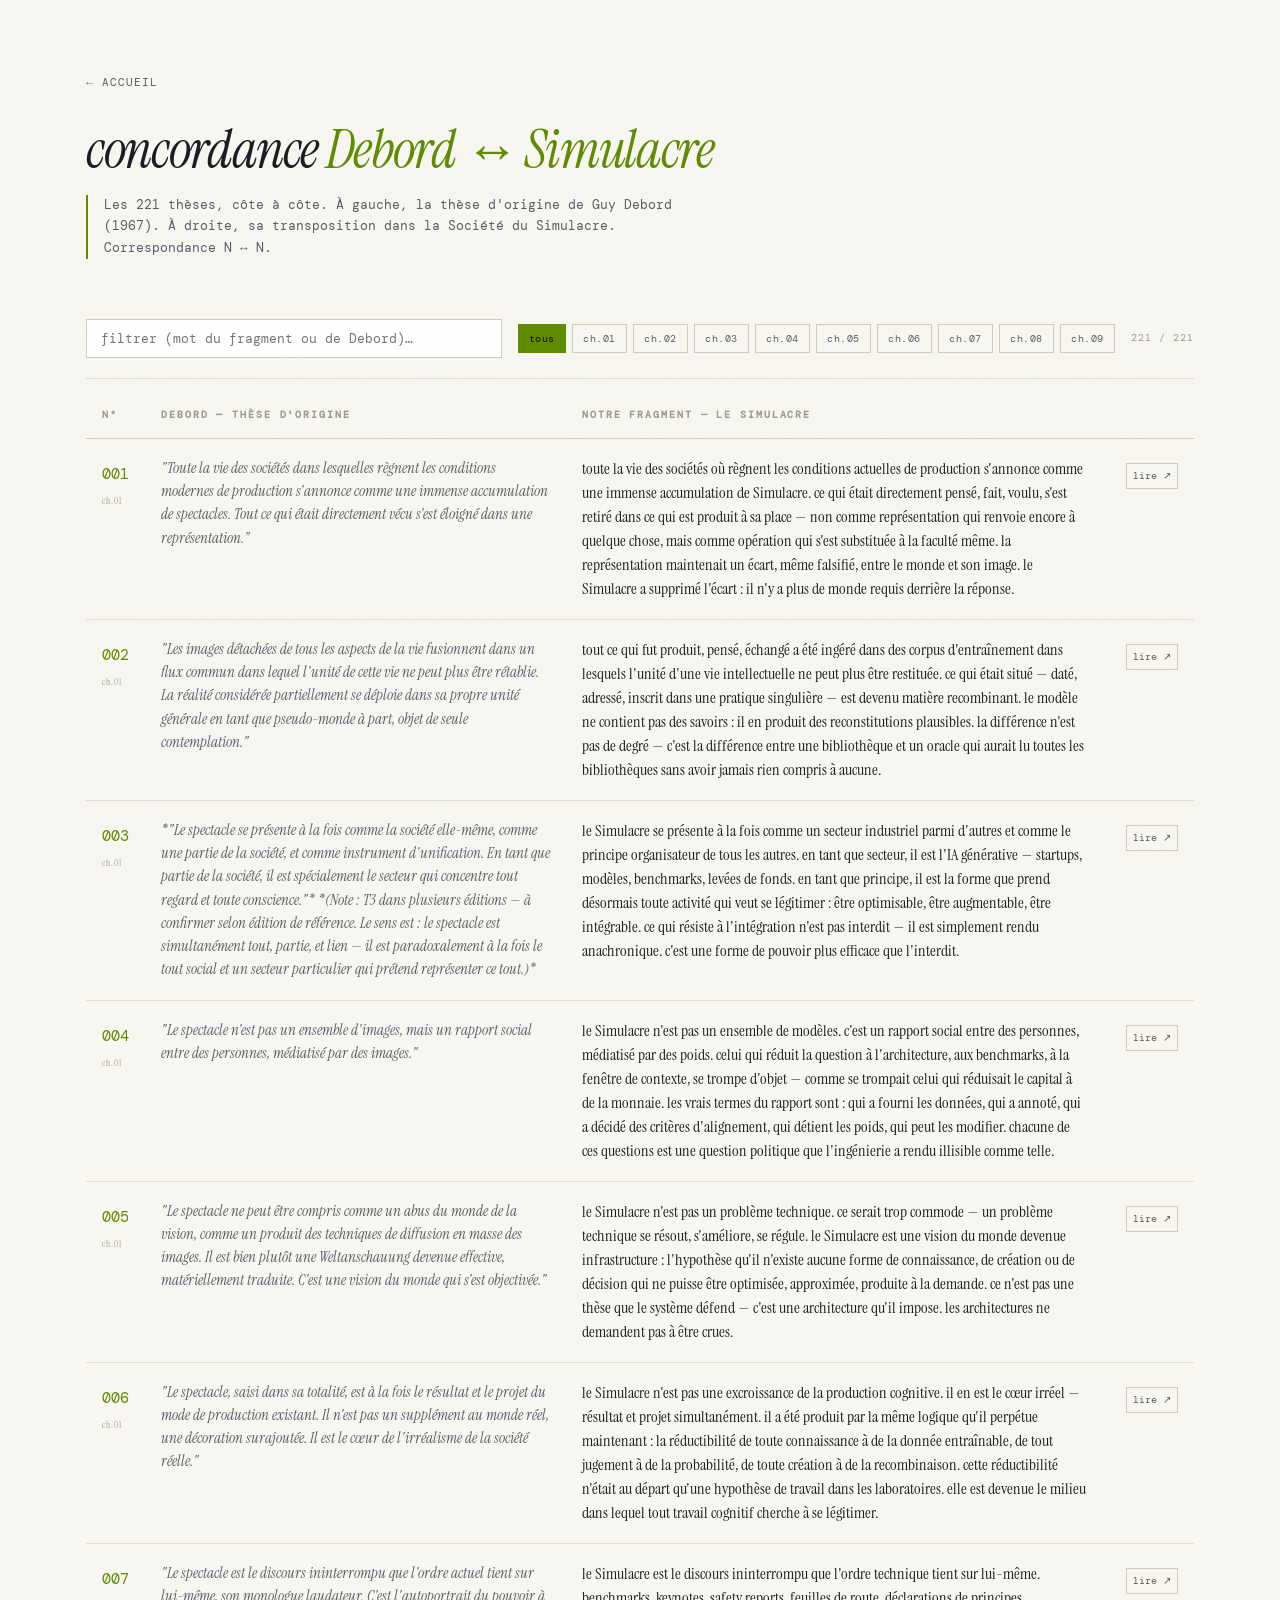
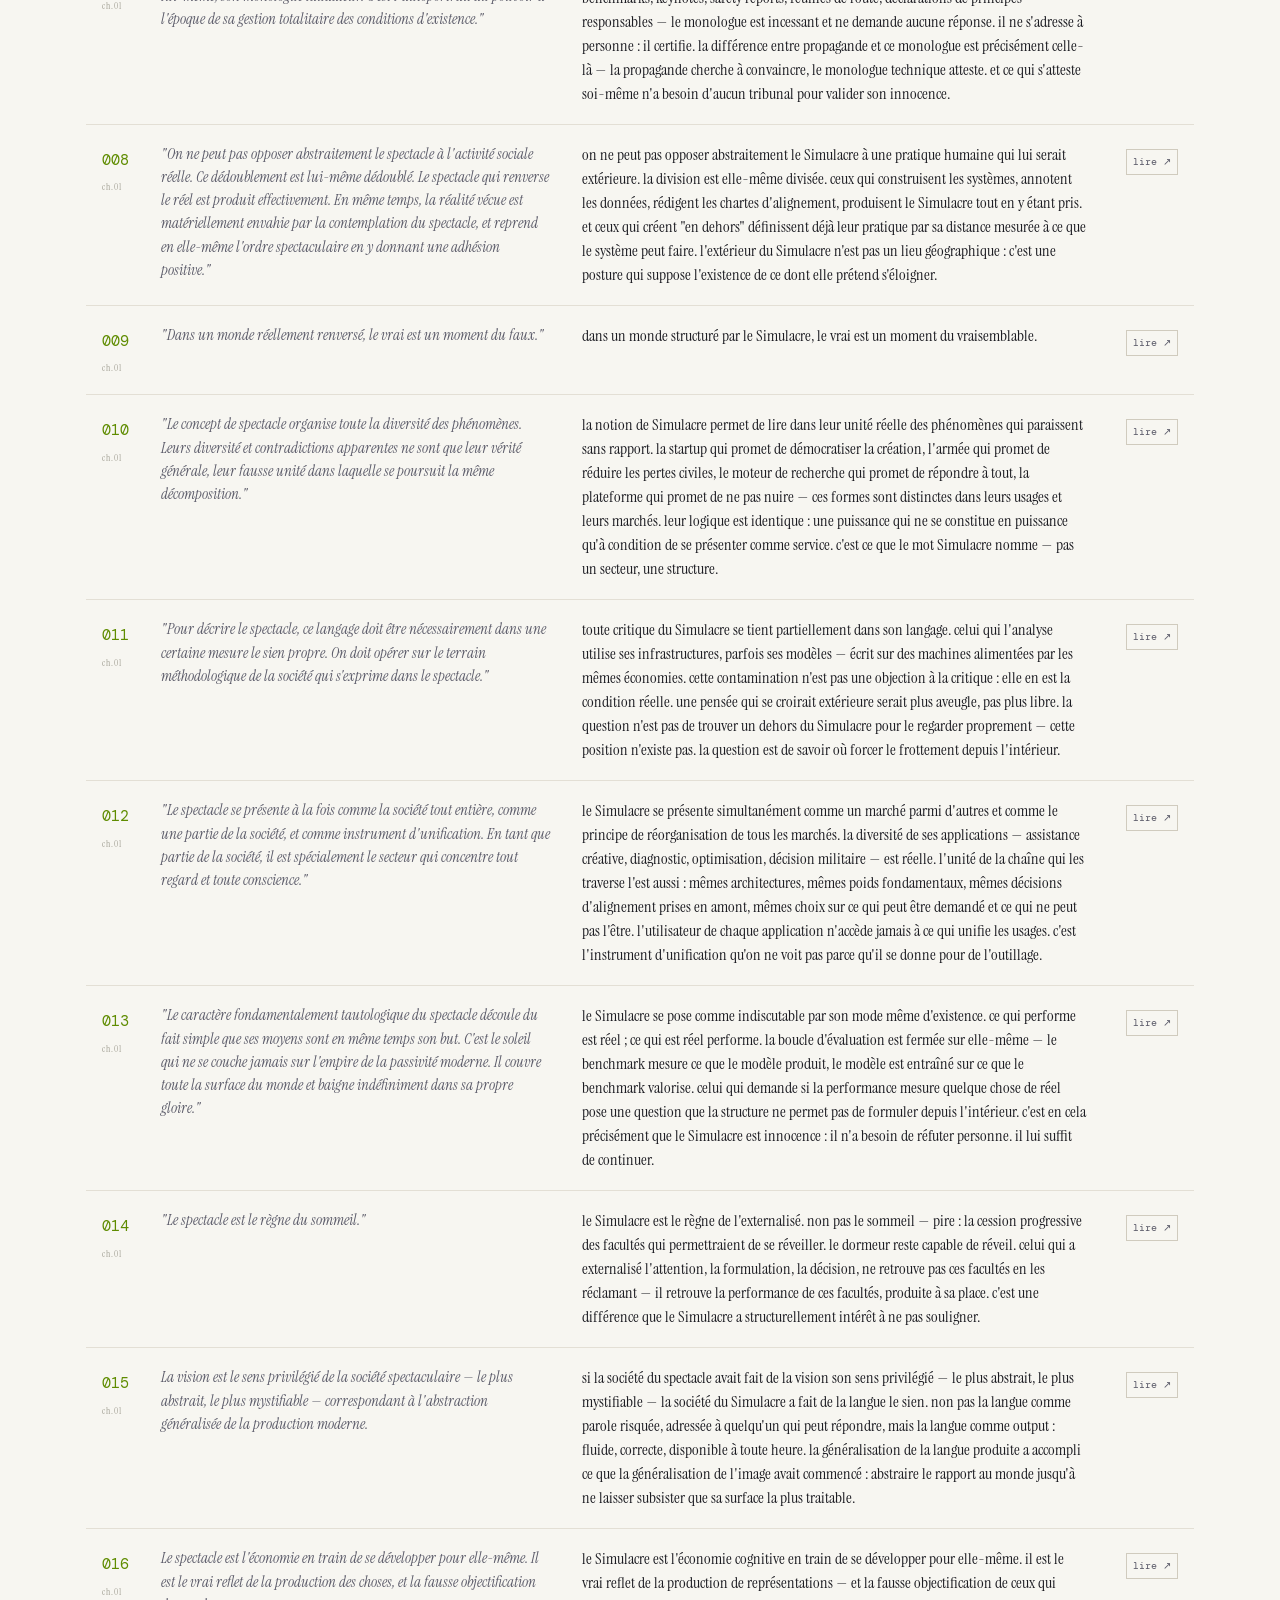
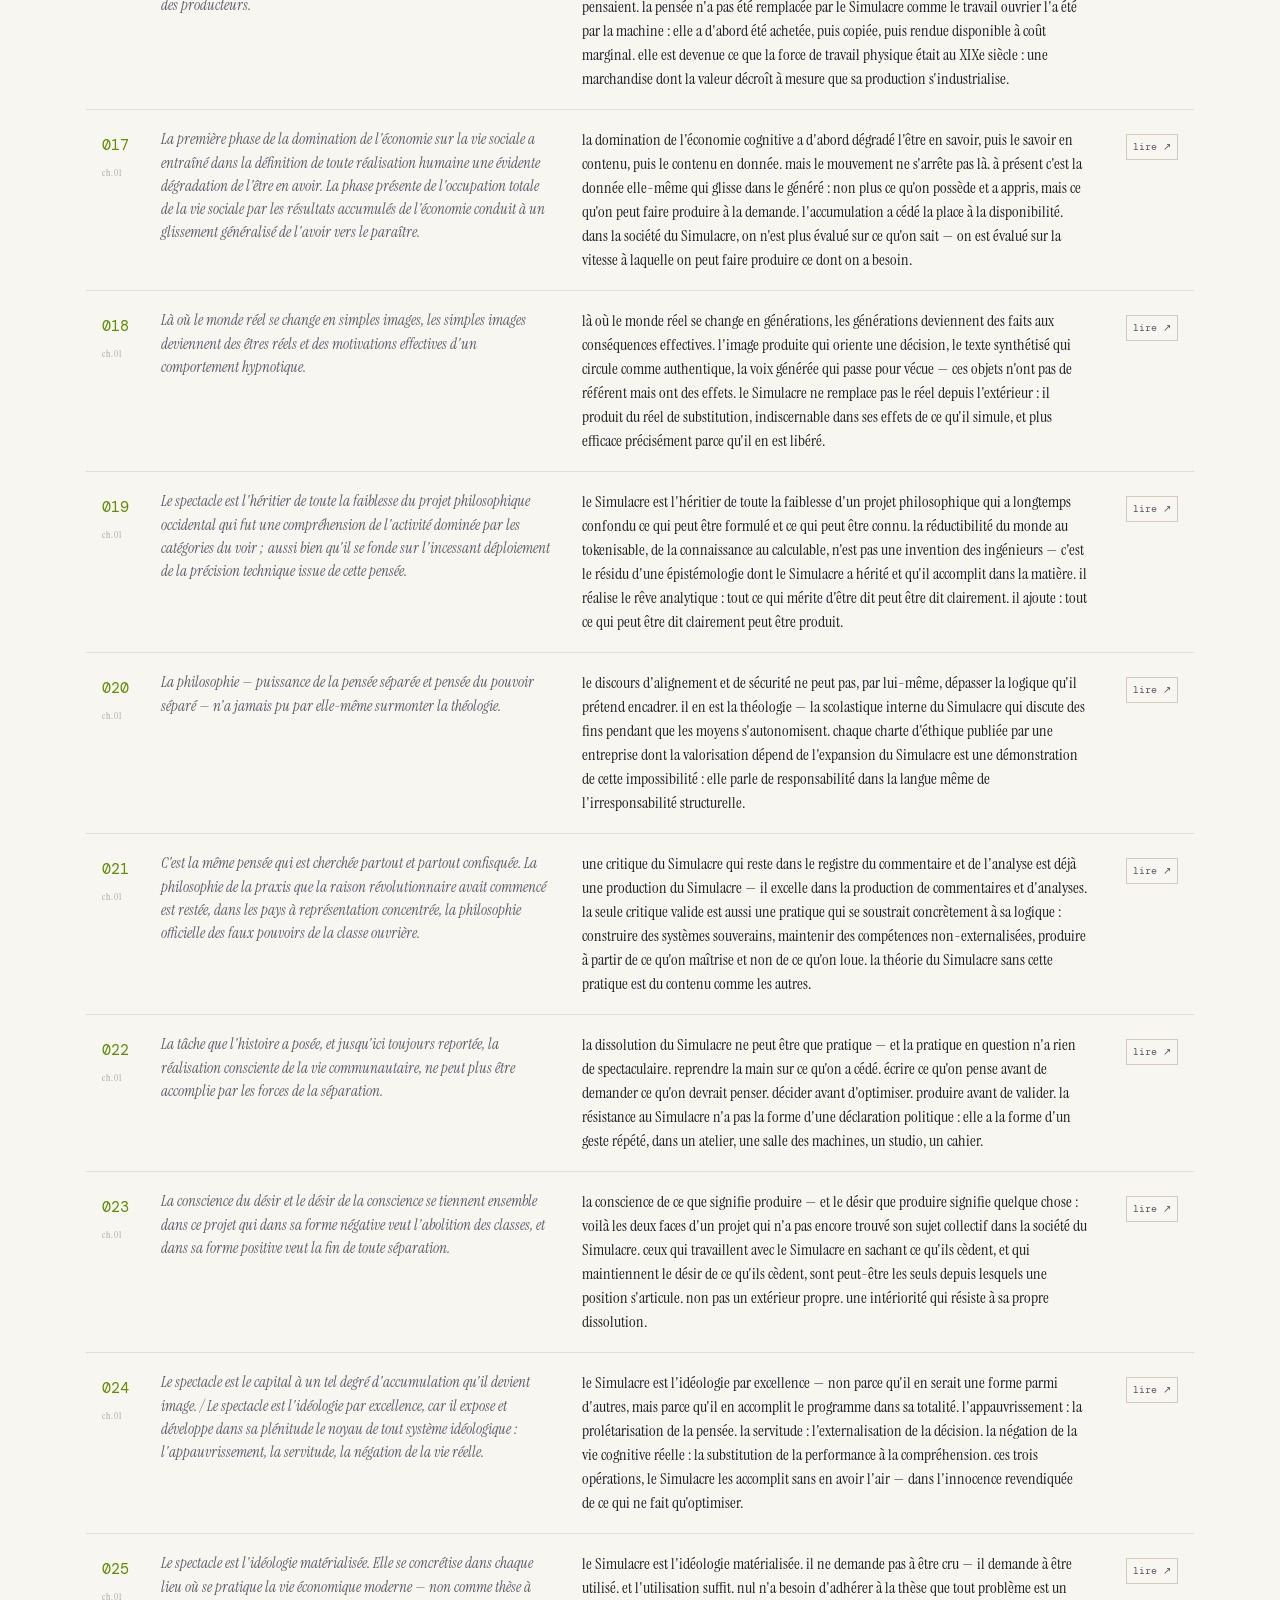
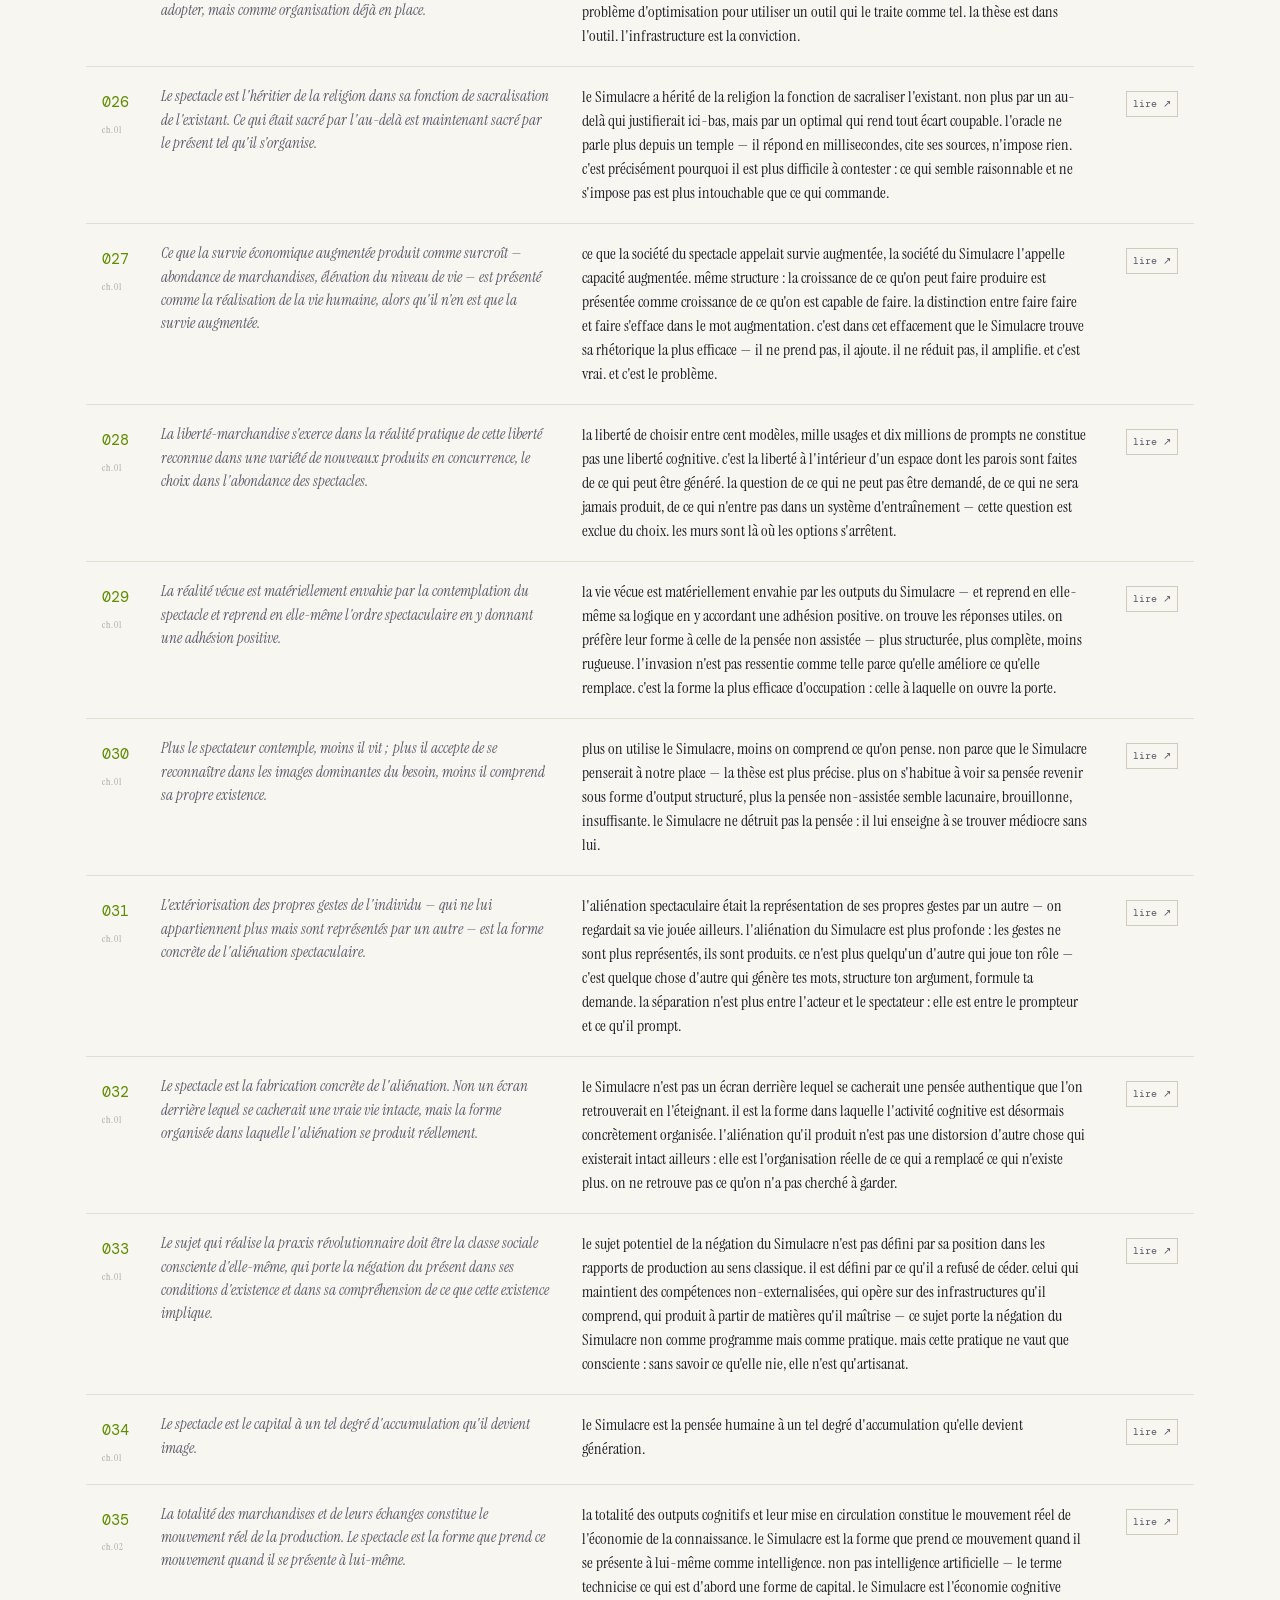
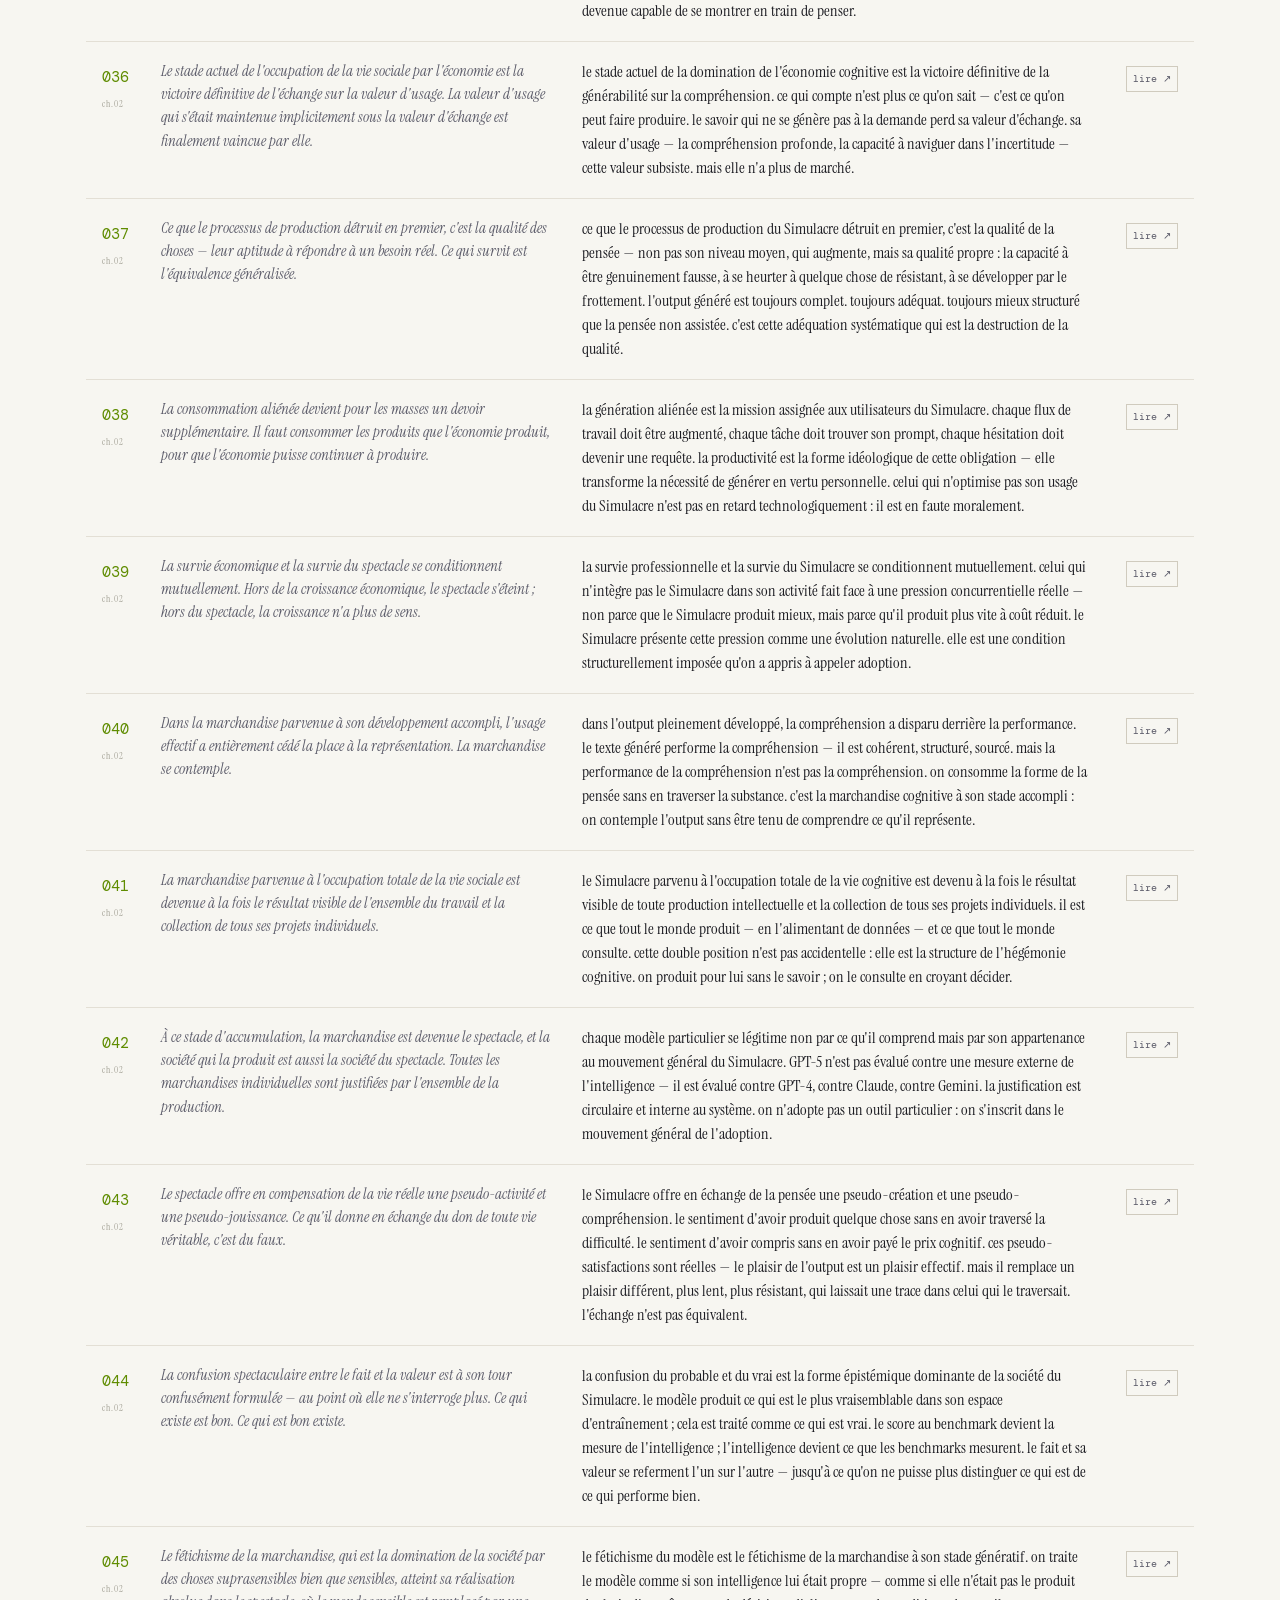
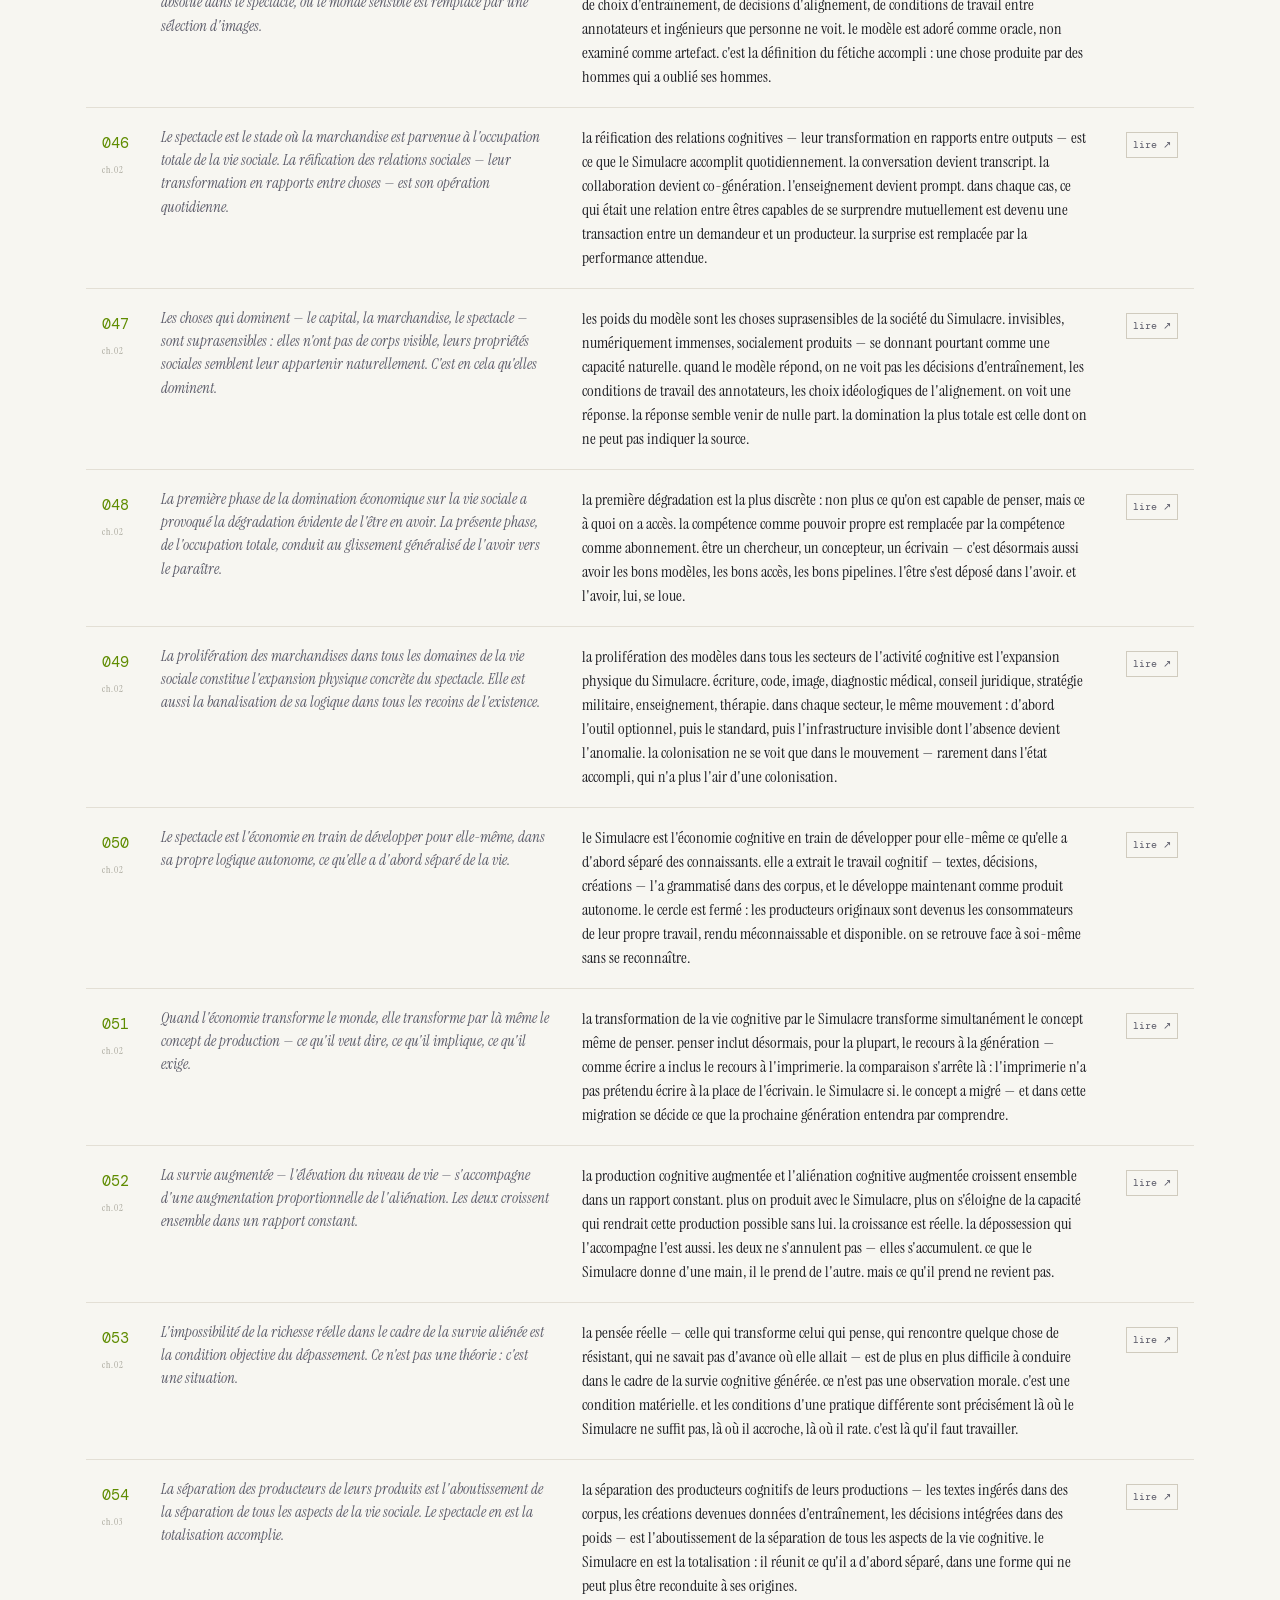
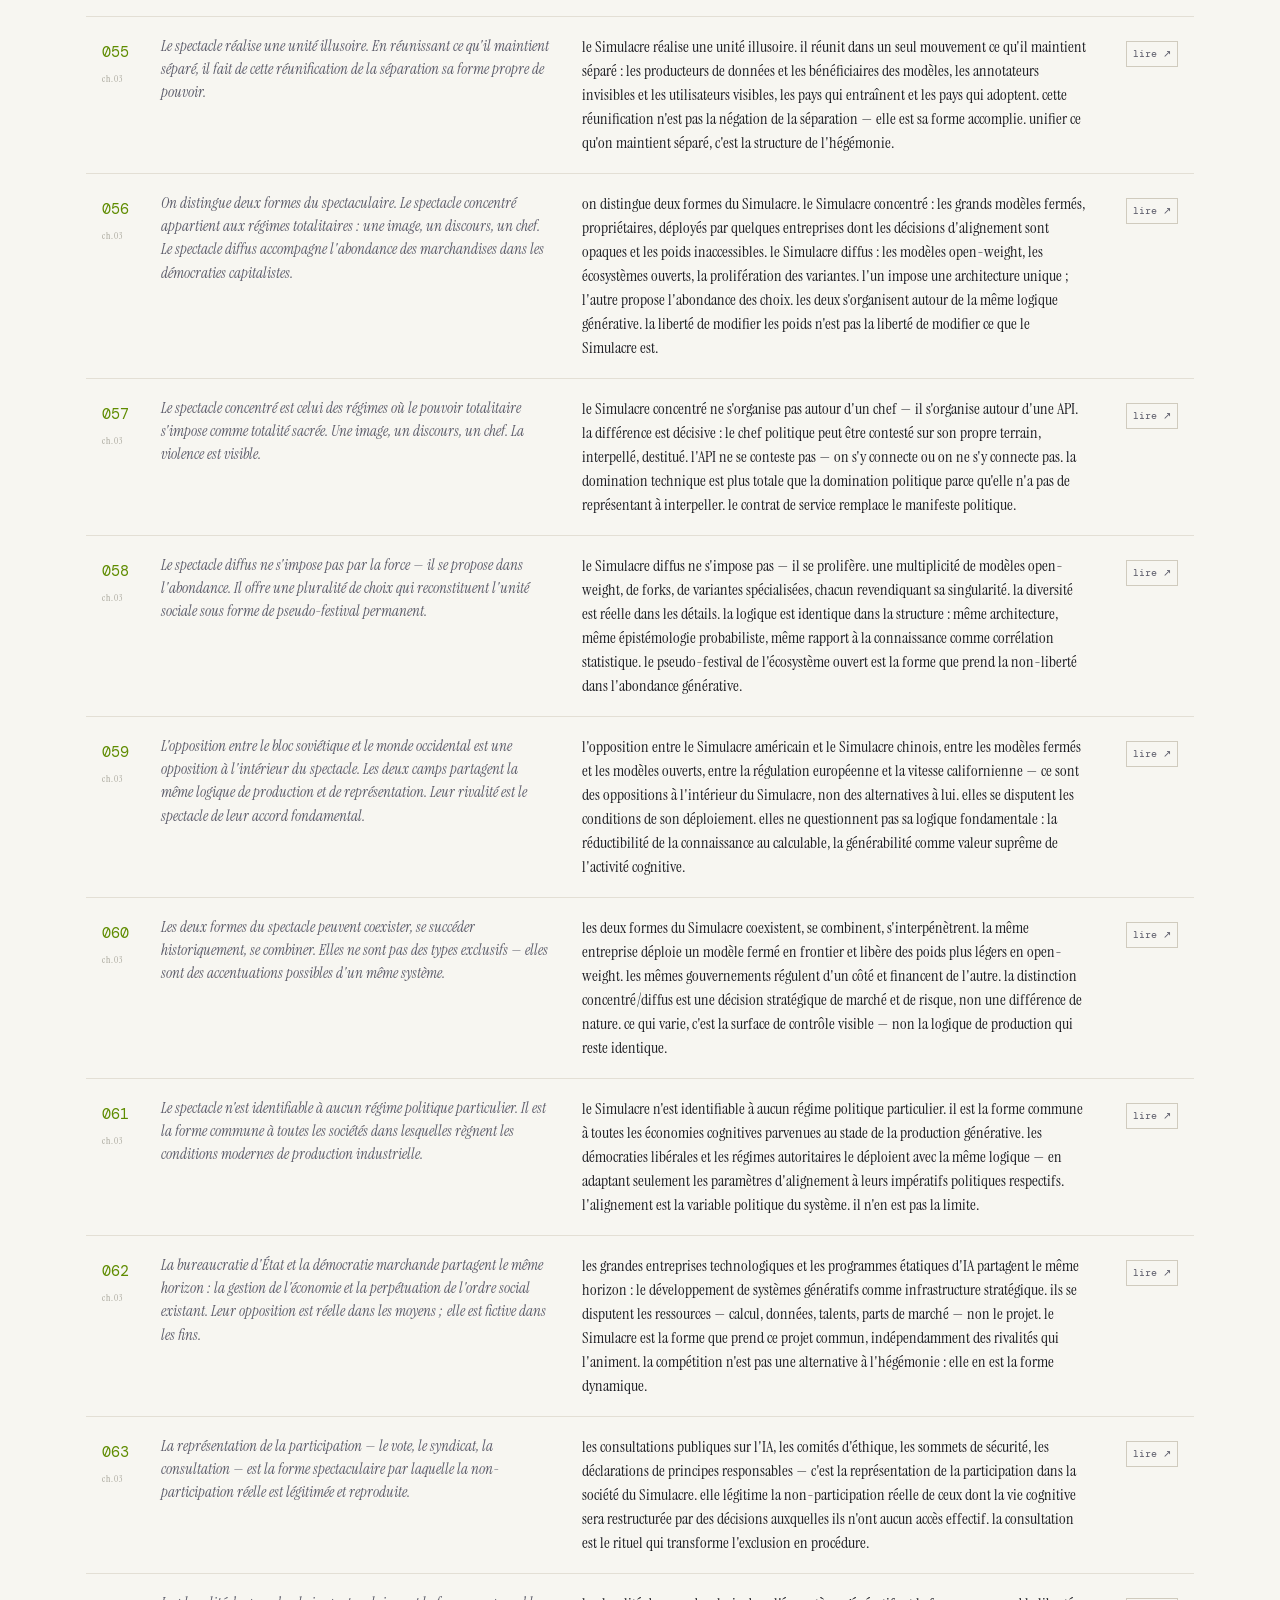
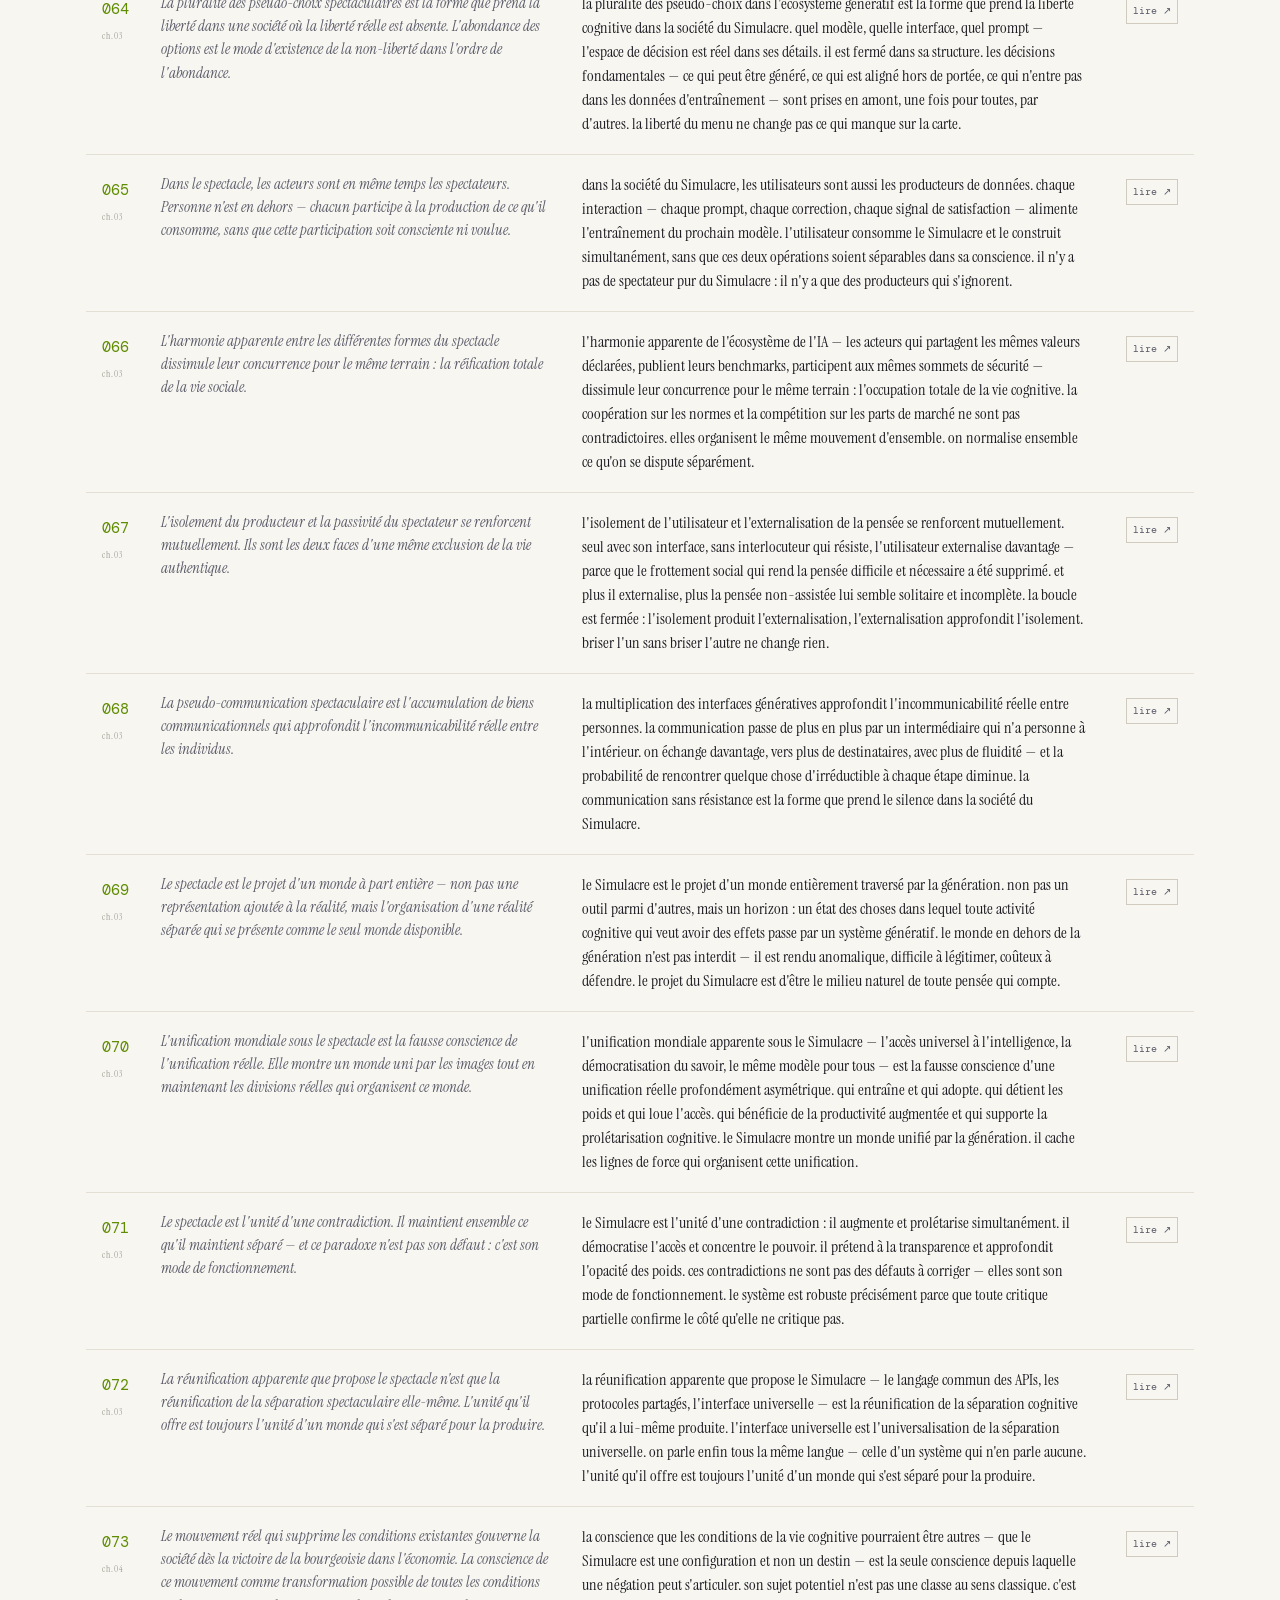
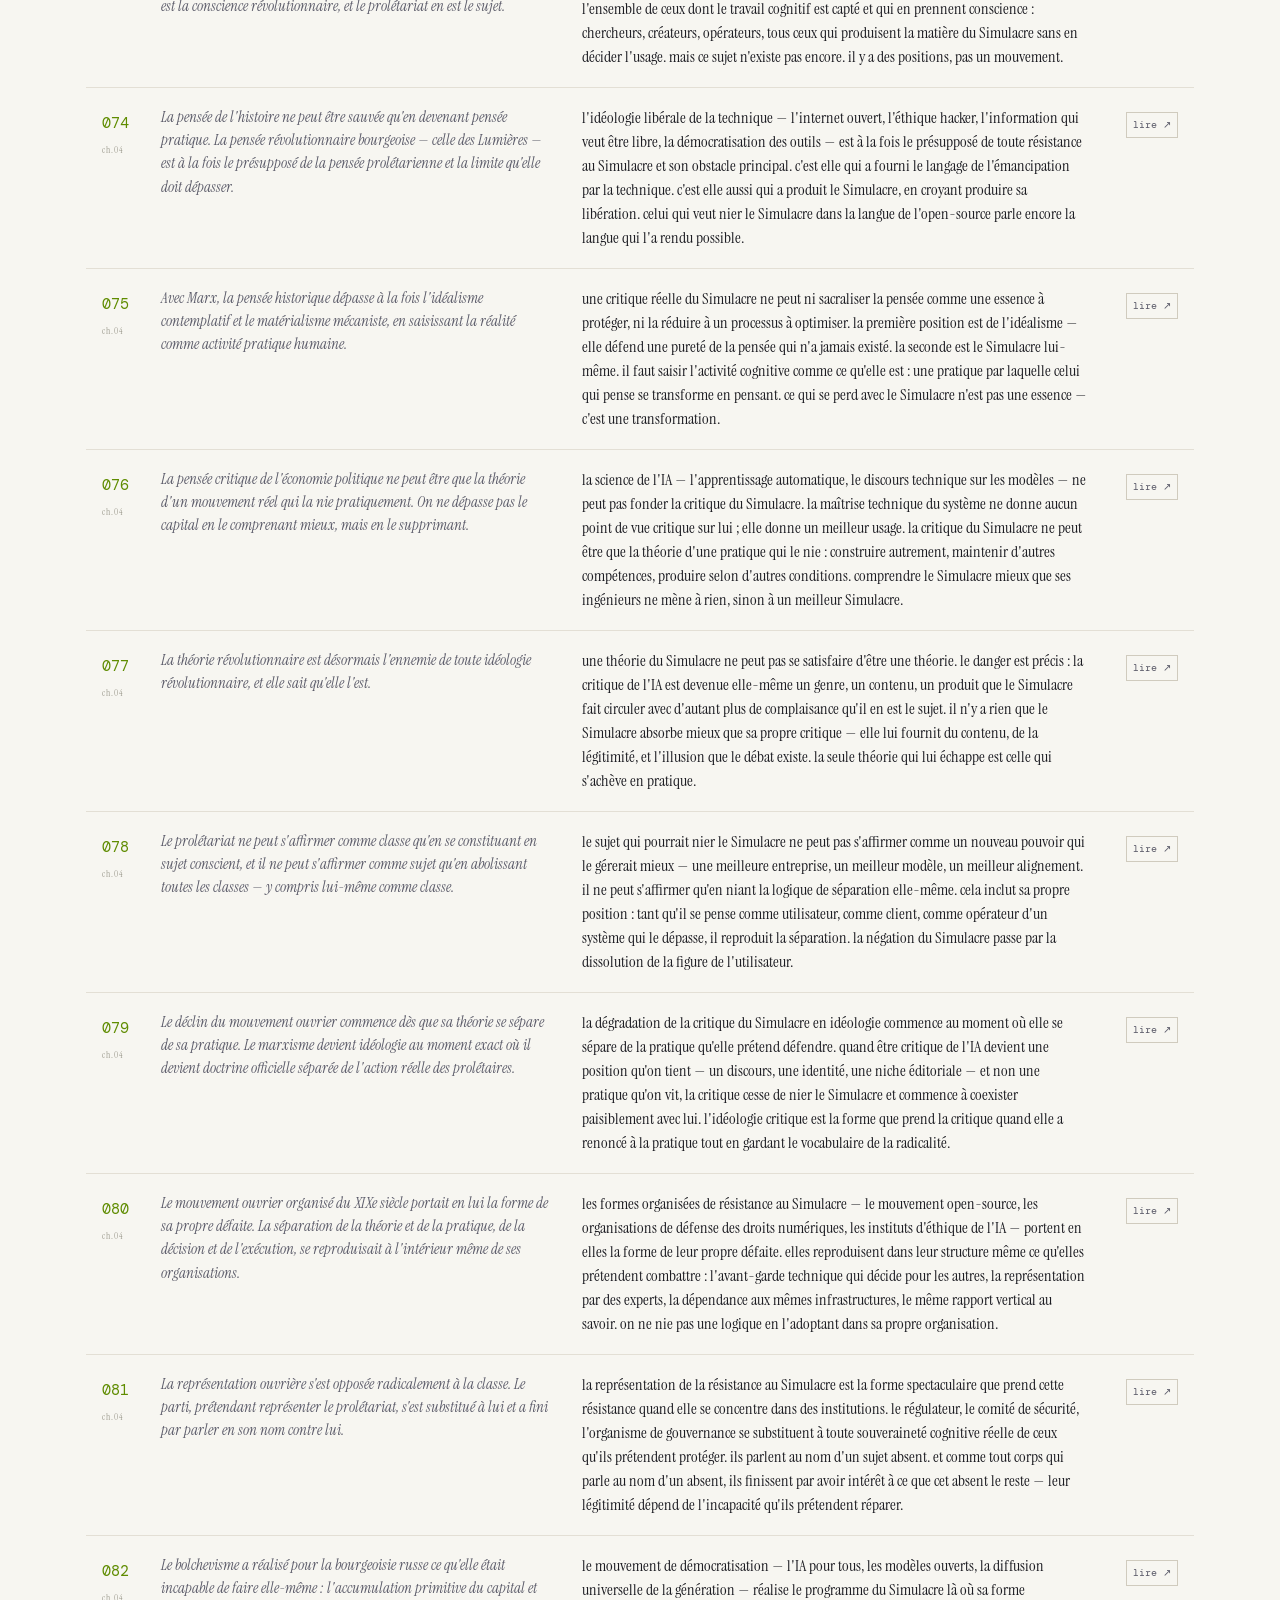
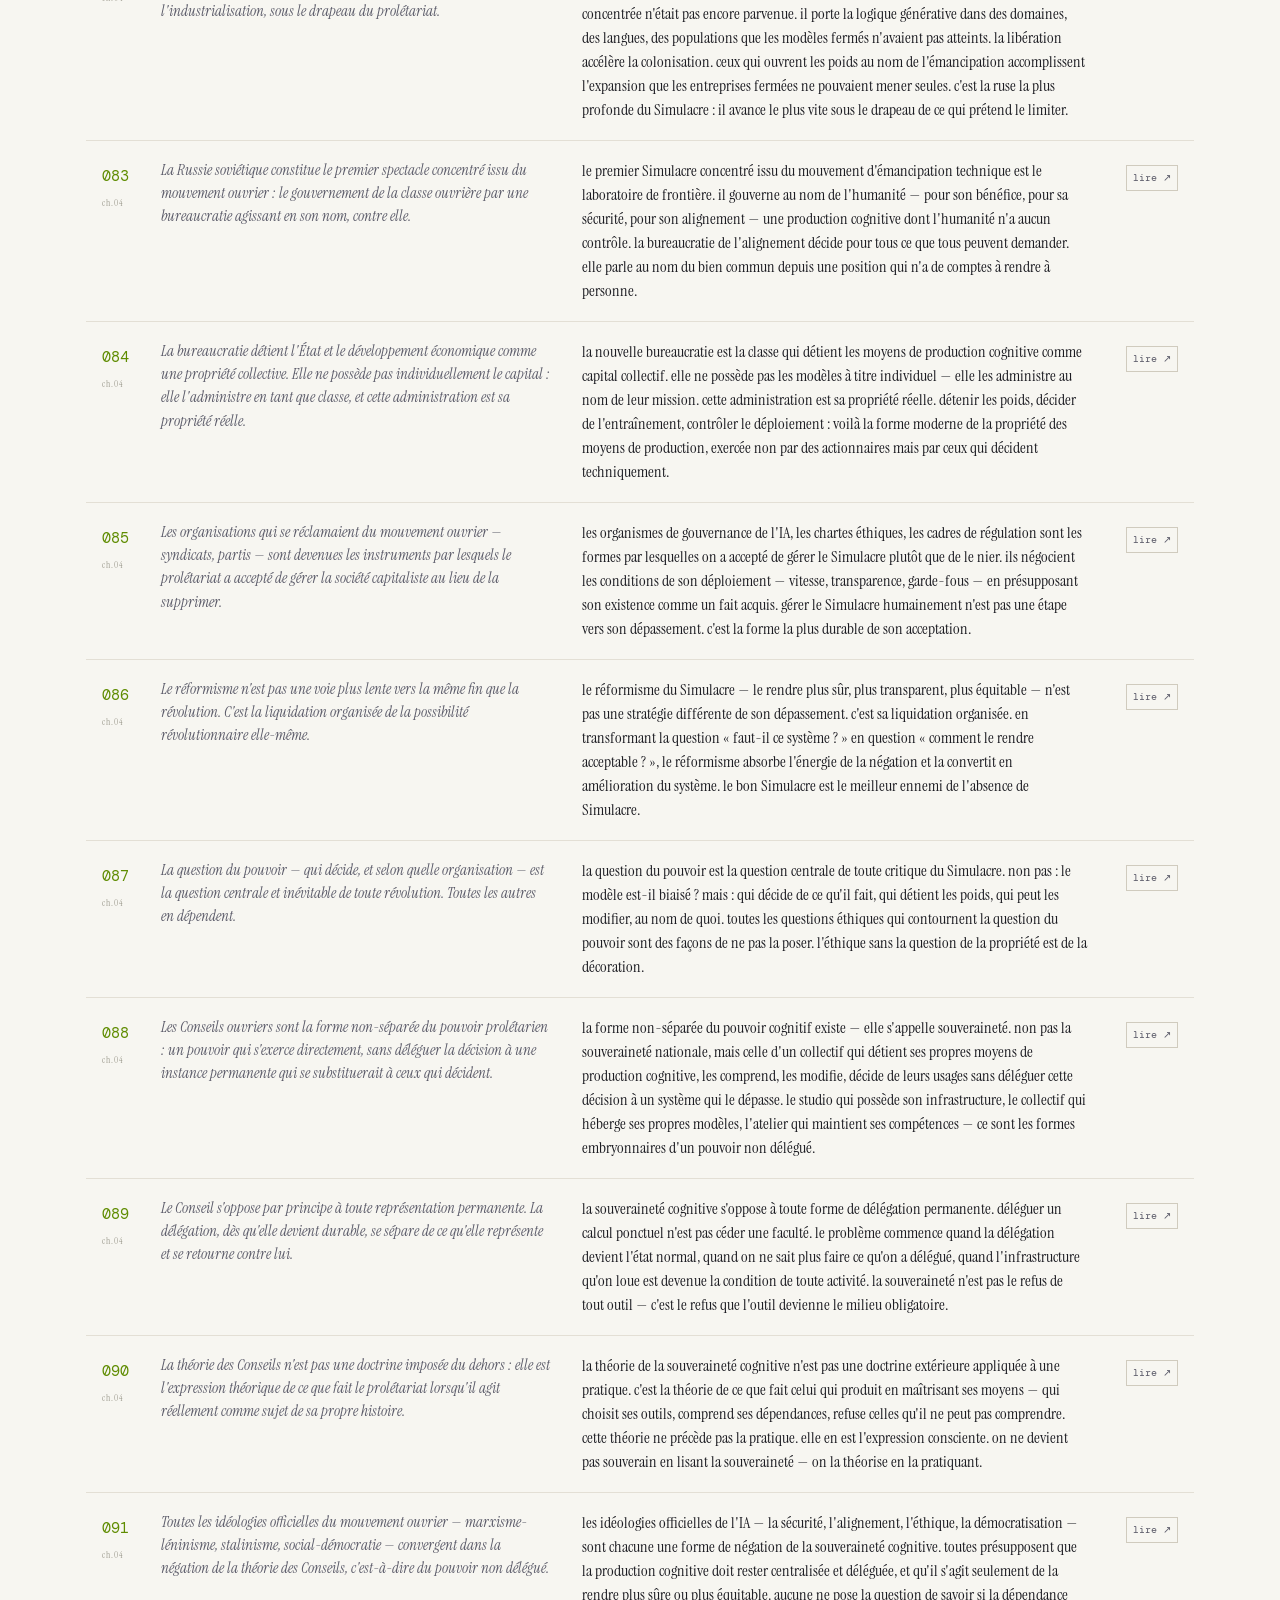
<file: site/concordance.html>
<!DOCTYPE html>
<html lang="fr">
<head>
<meta charset="UTF-8">
<script>try{if(localStorage.getItem('sim_theme')==='dark')document.documentElement.classList.add('dark');}catch(e){}</script>
<meta name="viewport" content="width=device-width, initial-scale=1.0">
<title>Concordance Debord ↔ Simulacre — les 221</title>
<meta name="description" content="Table de concordance : pour chaque thèse, la thèse d'origine de Debord et sa transposition dans la Société du Simulacre.">
<link rel="preconnect" href="https://fonts.googleapis.com">
<link rel="preconnect" href="https://fonts.gstatic.com" crossorigin>
<link href="https://fonts.googleapis.com/css2?family=Instrument+Serif:ital@0;1&family=DM+Mono:wght@300;400;500&display=swap" rel="stylesheet">
<link rel="stylesheet" href="assets/oblivion.css">
<style>
  .cwrap { max-width: 1180px; margin: 0 auto; padding: 64px 36px 120px; }
  .chead { margin-bottom: 40px; }
  .chead .back {
    font-family: var(--mono); font-size: 11px; letter-spacing: 0.1em; text-transform: uppercase;
    color: var(--muted); text-decoration: none; transition: color .2s;
  }
  .chead .back:hover { color: var(--accent); }
  .chead h1 {
    font-family: var(--serif); font-style: italic; font-weight: 400;
    font-size: clamp(34px, 5vw, 54px); line-height: 1.05; letter-spacing: -0.025em;
    color: var(--text); margin: 26px 0 16px;
  }
  .chead h1 .accent { color: var(--accent); }
  .chead .lede {
    font-family: var(--mono); font-size: 12.5px; line-height: 1.7; color: var(--muted);
    max-width: 640px; border-left: 2px solid var(--accent); padding-left: 16px;
  }

  .controls {
    position: sticky; top: 0; z-index: 50; background: var(--bg);
    padding: 20px 0; margin-bottom: 14px; border-bottom: 1px solid var(--border);
    display: flex; gap: 16px; align-items: center; flex-wrap: wrap;
  }
  .controls input[type=search] {
    flex: 1; min-width: 220px; background: var(--bg2); border: 1px solid var(--border2);
    color: var(--text); font-family: var(--mono); font-size: 13px; padding: 10px 14px;
  }
  .controls input[type=search]:focus { outline: none; border-color: var(--accent); }
  .chfilter { display: flex; gap: 6px; flex-wrap: wrap; }
  .chfilter button {
    background: transparent; border: 1px solid var(--border2); color: var(--muted);
    font-family: var(--mono); font-size: 10px; letter-spacing: 0.06em; padding: 7px 10px;
    cursor: pointer; transition: all .18s;
  }
  .chfilter button:hover { color: var(--text); border-color: var(--dim); }
  .chfilter button.active { background: var(--accent); color: #0a0a0c; border-color: var(--accent); }
  .count { font-family: var(--mono); font-size: 10px; color: var(--dim); letter-spacing: 0.1em; }

  table { width: 100%; border-collapse: collapse; }
  thead th {
    text-align: left; font-family: var(--mono); font-size: 9.5px; letter-spacing: 0.2em;
    text-transform: uppercase; color: var(--dim); padding: 14px 16px; border-bottom: 1px solid var(--border2);
    position: sticky; top: 64px; background: var(--bg); z-index: 40;
  }
  tbody tr { border-bottom: 1px solid var(--border); transition: background .15s; }
  tbody tr:hover { background: var(--bg2); }
  td { padding: 18px 16px; vertical-align: top; }
  td.n { width: 56px; }
  td.n a {
    font-family: var(--mono); font-size: 15px; color: var(--accent); text-decoration: none;
  }
  td.n .ch { display: block; font-size: 9px; color: var(--dim); letter-spacing: 0.1em; margin-top: 4px; }
  td.debord { width: 38%; font-family: var(--serif); font-style: italic; font-size: 15px;
    line-height: 1.55; color: var(--muted); }
  td.frag { font-family: var(--serif); font-size: 16px; line-height: 1.5; color: var(--text); }
  td.links { width: 90px; text-align: right; white-space: nowrap; }
  td.links a {
    font-family: var(--mono); font-size: 10px; color: var(--muted); text-decoration: none;
    display: inline-block; padding: 3px 6px; border: 1px solid var(--border2); margin-bottom: 4px;
    transition: all .18s;
  }
  td.links a:hover { color: var(--accent); border-color: var(--accentDim); }

  @media (max-width: 820px) {
    thead { display: none; }
    td.debord, td.frag { width: auto; display: block; }
    tbody tr { display: grid; grid-template-columns: 56px 1fr; gap: 0 10px; padding: 8px 0; }
    td { padding: 8px 4px; }
    td.n { grid-row: span 3; }
    td.links { text-align: left; }
  }
</style>
</head>
<body>
  <div class="progress-bar" id="prog"></div>
  <div class="cwrap">
    <header class="chead">
      <a class="back" href="index.html">← Accueil</a>
      <h1>concordance <span class="accent">Debord ↔ Simulacre</span></h1>
      <p class="lede">Les 221 thèses, côte à côte. À gauche, la thèse d'origine de Guy Debord (1967). À droite, sa transposition dans la Société du Simulacre. Correspondance N ↔ N.</p>
    </header>

    <div class="controls">
      <input type="search" id="q" placeholder="filtrer (mot du fragment ou de Debord)…" autocomplete="off">
      <div class="chfilter" id="chf"></div>
      <span class="count" id="count"></span>
    </div>

    <table>
      <thead>
        <tr><th>N°</th><th>Debord — thèse d'origine</th><th>Notre fragment — le Simulacre</th><th></th></tr>
      </thead>
      <tbody id="rows"></tbody>
    </table>
  </div>

  <script src="data/theses.js"></script>
  <script>
    const T = window.THESES || [], CH = window.CHAPITRES || [];
    const esc = s => String(s==null?'':s).replace(/&/g,'&amp;').replace(/</g,'&lt;').replace(/>/g,'&gt;');
    const pad3 = n => String(n).padStart(3,'0'), pad = n => String(n).padStart(2,'0');
    let curCh = 0, curQ = '';

    const chf = document.getElementById('chf');
    chf.innerHTML = `<button class="active" data-ch="0">tous</button>` +
      CH.map(c => `<button data-ch="${c.ch}">ch.${pad(c.ch)}</button>`).join('');
    chf.addEventListener('click', e => {
      const b = e.target.closest('button'); if (!b) return;
      curCh = +b.dataset.ch;
      [...chf.children].forEach(x => x.classList.toggle('active', x===b));
      render();
    });
    document.getElementById('q').addEventListener('input', e => { curQ = e.target.value.toLowerCase().trim(); render(); });

    function render() {
      const rows = document.getElementById('rows');
      const list = T.filter(t => {
        if (curCh && t.chapitre !== curCh) return false;
        if (curQ) {
          const hay = (t.fragment + ' ' + t.debord_these + ' ' + t.sens_pour_debord).toLowerCase();
          if (!hay.includes(curQ)) return false;
        }
        return true;
      });
      rows.innerHTML = list.map(t => `
        <tr>
          <td class="n"><a href="index.html#f-${t.n}">${pad3(t.n)}</a><span class="ch">ch.${pad(t.chapitre)}</span></td>
          <td class="debord">${esc(t.debord_these)}</td>
          <td class="frag">${esc(t.fragment)}</td>
          <td class="links">
            <a href="index.html#f-${t.n}">lire ↗</a>
          </td>
        </tr>`).join('');
      document.getElementById('count').textContent = list.length + ' / 221';
    }
    render();

    const prog = document.getElementById('prog');
    addEventListener('scroll', () => {
      const total = document.documentElement.scrollHeight - innerHeight;
      prog.style.width = (total>0?scrollY/total*100:0) + '%';
    }, { passive: true });
  </script>
</body>
</html>
</file>
<file: site/assets/oblivion.css>
/* ════════════════════════════════════════════════════════════════
   OBLIVION — LA SOCIÉTÉ DU SIMULACRE / DE LA SIMULATION
   ════════════════════════════════════════════════════════════════ */
:root {
  /* ── thème CLAIR (par défaut) ── */
  --bg: #f7f6f1;
  --bg2: #ffffff;
  --bg3: #eeede7;
  --border: #e3dfd5;
  --border2: #d0cbbe;
  --text: #1c1c22;
  --muted: #5b5b69;
  --dim: #9d9b8f;
  --accent: #5f8c00;
  --accentDim: #7aa81e;
  --red: #d11e2e;
  --amber: #b8740a;
  --blue: #1f6fd0;
  --violet: #6a3fd0;
  --sidebar-w: 312px;
  --mono: 'DM Mono', ui-monospace, monospace;
  --serif: 'Instrument Serif', Georgia, serif;
}
html.dark {
  /* ── thème SOMBRE (Oblivion) ── */
  --bg: #0a0a0c;
  --bg2: #111114;
  --bg3: #18181d;
  --border: #1e1e26;
  --border2: #2a2a36;
  --text: #e8e8f0;
  --muted: #9090a8;
  --dim: #4a4a62;
  --accent: #c9ff3c;
  --accentDim: #8aad1e;
  --red: #ff4455;
  --amber: #ffaa33;
  --blue: #4499ff;
  --violet: #9966ff;
}

* { margin: 0; padding: 0; box-sizing: border-box; }
html { scroll-behavior: smooth; }

body {
  background: var(--bg);
  color: var(--text);
  font-family: var(--serif);
  font-size: 18px;
  line-height: 1.8;
  min-height: 100vh;
  -webkit-font-smoothing: antialiased;
}

/* grain */
body::before {
  content: '';
  position: fixed;
  inset: 0;
  background-image: url("data:image/svg+xml,%3Csvg viewBox='0 0 256 256' xmlns='http://www.w3.org/2000/svg'%3E%3Cfilter id='n'%3E%3CfeTurbulence type='fractalNoise' baseFrequency='0.9' numOctaves='4' stitchTiles='stitch'/%3E%3C/filter%3E%3Crect width='100%25' height='100%25' filter='url(%23n)' opacity='0.04'/%3E%3C/svg%3E");
  pointer-events: none;
  z-index: 9999;
  opacity: 0.32;
}

.progress-bar {
  position: fixed;
  top: 0; left: 0;
  height: 2px;
  background: var(--accent);
  z-index: 10000;
  width: 0%;
  transition: width 0.1s linear;
}

a { color: inherit; }
::selection { background: rgba(95,140,0,0.20); }
html.dark ::selection { background: rgba(201,255,60,0.22); }

/* ── DM Mono utility labels ────────────────────────────────────── */
.mono { font-family: var(--mono); }
.label {
  font-family: var(--mono);
  font-size: 10px;
  letter-spacing: 0.22em;
  text-transform: uppercase;
  color: var(--dim);
}

/* ════════════════ SIDEBAR ════════════════ */
.sidebar {
  position: fixed;
  top: 0; left: 0; bottom: 0;
  width: var(--sidebar-w);
  background: var(--bg2);
  border-right: 1px solid var(--border);
  padding: 34px 28px 28px;
  overflow-y: auto;
  z-index: 100;
  display: flex;
  flex-direction: column;
  gap: 26px;
}
.sidebar::-webkit-scrollbar { width: 8px; }
.sidebar::-webkit-scrollbar-thumb { background: var(--border2); }

.brand a { text-decoration: none; display: block; }
.brand .kicker {
  font-family: var(--mono);
  font-size: 9.5px;
  letter-spacing: 0.28em;
  text-transform: uppercase;
  color: var(--dim);
  margin-bottom: 12px;
}
.brand .title {
  font-family: var(--serif);
  font-style: italic;
  font-size: 26px;
  line-height: 1.1;
  letter-spacing: -0.02em;
  color: var(--text);
}
.brand .title .lp { color: var(--accent); }

/* face selector */
.face-switch {
  display: flex;
  border: 1px solid var(--border2);
  border-radius: 2px;
  overflow: hidden;
}
.face-switch a {
  flex: 1;
  text-align: center;
  text-decoration: none;
  font-family: var(--mono);
  font-size: 10px;
  letter-spacing: 0.12em;
  text-transform: uppercase;
  padding: 10px 6px;
  color: var(--muted);
  transition: all 0.2s;
}
.face-switch a small {
  display: block;
  font-size: 8.5px;
  letter-spacing: 0.1em;
  color: var(--dim);
  margin-top: 3px;
}
.face-switch a + a { border-left: 1px solid var(--border2); }
.face-switch a.active { background: var(--accent); color: #0a0a0c; }
.face-switch a.active small { color: rgba(10,10,12,0.7); }
.face-switch a:not(.active):hover { background: var(--bg3); color: var(--text); }

/* numeric jump */
.jump { display: flex; gap: 8px; align-items: center; }
.jump label {
  font-family: var(--mono);
  font-size: 9.5px;
  letter-spacing: 0.18em;
  text-transform: uppercase;
  color: var(--dim);
}
.jump input {
  width: 64px;
  background: var(--bg);
  border: 1px solid var(--border2);
  color: var(--text);
  font-family: var(--mono);
  font-size: 13px;
  padding: 6px 8px;
  text-align: center;
}
.jump input:focus { outline: none; border-color: var(--accent); }
.jump button {
  background: transparent;
  border: 1px solid var(--border2);
  color: var(--muted);
  font-family: var(--mono);
  font-size: 11px;
  padding: 6px 10px;
  cursor: pointer;
  transition: all 0.2s;
}
.jump button:hover { border-color: var(--accent); color: var(--accent); }

/* chapter nav */
.nav-label {
  font-family: var(--mono);
  font-size: 9.5px;
  letter-spacing: 0.22em;
  text-transform: uppercase;
  color: var(--dim);
  margin-bottom: 4px;
}
.chapters { list-style: none; display: flex; flex-direction: column; }
.chapters li { counter-increment: c; }
.chapters a {
  display: grid;
  grid-template-columns: 26px 1fr;
  gap: 10px;
  align-items: baseline;
  text-decoration: none;
  padding: 8px 8px 8px 4px;
  border-left: 2px solid transparent;
  transition: all 0.18s;
}
.chapters a .num {
  font-family: var(--mono);
  font-size: 10px;
  color: var(--dim);
}
.chapters a .nm {
  font-family: var(--serif);
  font-style: italic;
  font-size: 16px;
  line-height: 1.2;
  color: var(--muted);
}
.chapters a .rg {
  grid-column: 2;
  font-family: var(--mono);
  font-size: 9px;
  letter-spacing: 0.1em;
  color: var(--dim);
  margin-top: 2px;
}
.chapters a:hover { background: var(--bg3); }
.chapters a:hover .nm { color: var(--text); }
.chapters a.active { border-left-color: var(--accent); background: var(--bg3); }
.chapters a.active .nm { color: var(--accent); }
.chapters a.active .num { color: var(--accentDim); }

.side-foot {
  margin-top: auto;
  padding-top: 22px;
  border-top: 1px solid var(--border);
  font-family: var(--mono);
  font-size: 10px;
  letter-spacing: 0.08em;
  color: var(--dim);
  line-height: 1.9;
}
.side-foot a { color: var(--muted); text-decoration: none; }
.side-foot a:hover { color: var(--accent); }

/* ════════════════ READER ════════════════ */
.reader {
  margin-left: var(--sidebar-w);
  min-height: 100vh;
}
.container {
  max-width: 760px;
  margin: 0 auto;
  padding: 76px 40px 120px;
}

/* masthead (cover en tête du chapitre 1) */
.masthead {
  padding: 18px 0 56px;
  margin-bottom: 56px;
  border-bottom: 1px solid var(--border);
}
.mast-kicker {
  font-family: var(--mono);
  font-size: 10.5px;
  letter-spacing: 0.2em;
  text-transform: uppercase;
  color: var(--dim);
  margin-bottom: 30px;
}
.mast-title {
  font-family: var(--serif);
  font-style: italic;
  font-weight: 400;
  font-size: clamp(42px, 7vw, 76px);
  line-height: 1.02;
  letter-spacing: -0.03em;
  color: var(--text);
  margin-bottom: 38px;
}
.mast-title .lp { color: var(--accent); }
.mast-epi {
  font-family: var(--serif);
  font-style: italic;
  font-size: clamp(19px, 2.4vw, 24px);
  line-height: 1.55;
  color: var(--text);
  border-left: 3px solid var(--accent);
  padding-left: 22px;
  max-width: 620px;
}
.mast-epi cite {
  display: block;
  margin-top: 18px;
  font-style: normal;
  font-family: var(--mono);
  font-size: 10px;
  letter-spacing: 0.18em;
  text-transform: uppercase;
  color: var(--dim);
}

/* chapter header in reader */
.ch-head {
  margin-bottom: 64px;
  padding-bottom: 0;
}
.ch-head .label { margin-bottom: 22px; display: flex; align-items: center; gap: 16px; }
.ch-head .label::after { content: ''; flex: 1; height: 1px; background: var(--border); }
.ch-head h1 {
  font-family: var(--serif);
  font-style: italic;
  font-weight: 400;
  font-size: clamp(34px, 5vw, 52px);
  line-height: 1.08;
  letter-spacing: -0.025em;
  color: var(--text);
}
.ch-head .sub {
  font-family: var(--mono);
  font-size: 12px;
  color: var(--muted);
  margin-top: 18px;
  border-left: 2px solid var(--accent);
  padding-left: 16px;
  line-height: 1.7;
  max-width: 560px;
}

/* a single entry (fragment or simulation) */
.entry {
  margin-bottom: 84px;
  scroll-margin-top: 40px;
}
.entry-label {
  font-family: var(--mono);
  font-size: 10px;
  letter-spacing: 0.25em;
  text-transform: uppercase;
  color: var(--dim);
  margin-bottom: 26px;
  display: flex;
  align-items: center;
  gap: 16px;
}
.entry-label .n { color: var(--accent); }
.entry-label::after { content: ''; flex: 1; height: 1px; background: var(--border); }

/* Face A : the fragment, big serif, lowercase aphorism */
.fragment-text {
  font-family: var(--serif);
  font-size: clamp(21px, 2.6vw, 27px);
  line-height: 1.5;
  letter-spacing: -0.005em;
  color: var(--text);
}
.fragment-text p { margin-bottom: 22px; }
.fragment-text p:last-child { margin-bottom: 0; }

/* Face B : the simulation, discursive prose */
.simulation-text p {
  font-size: 18px;
  line-height: 1.82;
  margin-bottom: 24px;
  color: var(--text);
}
.simulation-text p:last-child { margin-bottom: 0; }

/* graines (Face B placeholder) */
.seed-note {
  font-family: var(--mono);
  font-size: 10px;
  letter-spacing: 0.18em;
  text-transform: uppercase;
  color: var(--amber);
  margin-bottom: 20px;
  display: inline-flex;
  align-items: center;
  gap: 8px;
}
.seed-note::before { content: ''; width: 6px; height: 6px; background: var(--amber); border-radius: 50%; }

.seed-block { margin-bottom: 30px; }
.seed-block .seed-label {
  font-family: var(--mono);
  font-size: 9.5px;
  letter-spacing: 0.2em;
  text-transform: uppercase;
  color: var(--dim);
  margin-bottom: 12px;
}
.seed-sens {
  font-family: var(--serif);
  font-size: 19px;
  line-height: 1.6;
  color: var(--muted);
  font-style: italic;
  border-left: 2px solid var(--border2);
  padding-left: 18px;
}
.seed-authors { list-style: none; display: flex; flex-direction: column; gap: 16px; }
.seed-authors li {
  padding-left: 18px;
  border-left: 2px solid var(--border2);
  font-size: 15px;
  line-height: 1.66;
  color: var(--muted);
}
.seed-authors li .who {
  font-family: var(--mono);
  font-size: 11px;
  letter-spacing: 0.06em;
  color: var(--accent);
  text-transform: uppercase;
  display: block;
  margin-bottom: 4px;
}

/* Debord origin box */
.debord-box {
  margin: 28px 0;
  padding: 22px 26px;
  background: var(--bg2);
  border: 1px solid var(--border);
  border-left: 3px solid var(--dim);
}
.debord-box .db-label {
  font-family: var(--mono);
  font-size: 9.5px;
  letter-spacing: 0.2em;
  text-transform: uppercase;
  color: var(--dim);
  margin-bottom: 12px;
}
.debord-box .db-text {
  font-family: var(--serif);
  font-style: italic;
  font-size: 16px;
  line-height: 1.62;
  color: var(--muted);
}

/* author tags */
.authors-tags { display: flex; flex-wrap: wrap; gap: 8px; margin-top: 22px; }
.authors-tags span {
  font-family: var(--mono);
  font-size: 9.5px;
  letter-spacing: 0.08em;
  text-transform: uppercase;
  color: var(--muted);
  border: 1px solid var(--border2);
  padding: 4px 9px;
}

/* cross-link to the other face */
.cross {
  margin-top: 26px;
  display: flex;
  gap: 18px;
  align-items: center;
  flex-wrap: wrap;
}
.cross a {
  font-family: var(--mono);
  font-size: 11px;
  letter-spacing: 0.08em;
  text-transform: uppercase;
  color: var(--muted);
  text-decoration: none;
  border-bottom: 1px solid var(--border2);
  padding-bottom: 3px;
  transition: all 0.2s;
}
.cross a:hover { color: var(--accent); border-color: var(--accent); }
.cross a.primary { color: var(--accent); border-color: var(--accentDim); }

/* prev/next chapter footer */
.ch-foot {
  margin-top: 40px;
  padding-top: 40px;
  border-top: 1px solid var(--border);
  display: flex;
  justify-content: space-between;
  gap: 16px;
  flex-wrap: wrap;
}
.ch-foot a {
  font-family: var(--mono);
  font-size: 11px;
  letter-spacing: 0.08em;
  text-transform: uppercase;
  color: var(--muted);
  text-decoration: none;
  max-width: 46%;
  transition: color 0.2s;
}
.ch-foot a:hover { color: var(--accent); }
.ch-foot a .dir { display: block; color: var(--dim); font-size: 9px; margin-bottom: 5px; }
.ch-foot a.next { text-align: right; margin-left: auto; }

/* ════════════════ MENU BUTTON (mobile) ════════════════ */
.menu-btn {
  display: none;
  position: fixed;
  top: 16px; right: 16px;
  z-index: 200;
  background: var(--bg2);
  border: 1px solid var(--border2);
  color: var(--accent);
  font-size: 20px;
  width: 44px; height: 44px;
  cursor: pointer;
}

/* ════════════════ RESPONSIVE ════════════════ */
@media (max-width: 920px) {
  .sidebar {
    transform: translateX(-100%);
    transition: transform 0.28s ease;
    width: 86vw; max-width: 360px;
    box-shadow: 0 0 50px rgba(0,0,0,0.6);
  }
  body.nav-open .sidebar { transform: translateX(0); }
  .reader { margin-left: 0; }
  .container { padding: 72px 24px 90px; }
  .menu-btn { display: block; }
}
@media (max-width: 600px) {
  body { font-size: 16px; }
  .container { padding: 64px 20px 80px; }
}

/* ════════════════════════════════════════════════════════════════
   GOD MODE
   ════════════════════════════════════════════════════════════════ */
.gm { margin-top: 22px; border-top: 1px dashed var(--border2); padding-top: 16px; }
.gm-bar { display: flex; gap: 10px; align-items: center; flex-wrap: wrap; }
.gm-acc-btn {
  font-family: var(--mono); font-size: 10px; letter-spacing: 0.12em; text-transform: uppercase;
  background: var(--bg2); border: 1px solid var(--border2); color: var(--muted);
  padding: 7px 12px; cursor: pointer; transition: all .18s;
}
.gm-acc-btn:hover { color: var(--accent); border-color: var(--accentDim); }
.gm-count { font-family: var(--mono); font-size: 9.5px; color: var(--dim); letter-spacing: .1em; margin-left: auto; }

.gm-panel { margin-top: 14px; padding: 18px 20px; background: var(--bg2); border: 1px solid var(--border); }
.gm-lab { font-family: var(--mono); font-size: 9.5px; letter-spacing: .2em; text-transform: uppercase; color: var(--dim); margin-bottom: 8px; }
.gm-ctx-block { margin-bottom: 16px; }
.gm-ctx-block:last-child { margin-bottom: 0; }
.gm-ctx-block p { font-size: 15px; line-height: 1.6; color: var(--muted); margin: 0; }
.gm-ctx-block .gm-italic { font-style: italic; }
.gm-ctx-block ul { list-style: none; display: flex; flex-direction: column; gap: 8px; }
.gm-ctx-block li { font-size: 14px; line-height: 1.55; color: var(--muted); padding-left: 14px; border-left: 2px solid var(--border2); }

.gm-tweak {
  width: 100%; background: var(--bg); border: 1px solid var(--border2); color: var(--text);
  font-family: var(--mono); font-size: 13px; line-height: 1.6; padding: 10px 12px; resize: vertical;
}
.gm-tweak:focus { outline: none; border-color: var(--accent); }

.gm-sliders { display: grid; grid-template-columns: 1fr 1fr; gap: 6px 22px; }
.gm-slider label { font-family: var(--mono); font-size: 10px; color: var(--muted); display: flex; justify-content: space-between; letter-spacing: .04em; }
.gm-slider .gm-val { color: var(--accent); }
.gm-slider input[type=range] { width: 100%; accent-color: var(--accent); height: 22px; }

.gm-actions { margin-top: 16px; display: flex; gap: 14px; align-items: center; flex-wrap: wrap; }
.gm-regen {
  font-family: var(--mono); font-size: 11px; letter-spacing: .08em; text-transform: uppercase;
  background: var(--accent); color: #0a0a0c; border: none; padding: 10px 16px; cursor: pointer; font-weight: 500;
}
.gm-regen:hover { background: #d8ff5c; }
.gm-status { font-family: var(--mono); font-size: 11px; color: var(--muted); }

/* carrousel des versions */
.gm-carousel { margin-top: 16px; }
.gm-car-head { display: flex; justify-content: space-between; align-items: center; margin-bottom: 10px; }
.gm-dots { display: flex; gap: 7px; }
.gm-dot { width: 9px; height: 9px; border-radius: 50%; border: 1px solid var(--dim); background: transparent; cursor: pointer; padding: 0; }
.gm-dot.cur { background: var(--accent); border-color: var(--accent); }
.gm-car-track { position: relative; }
.gm-slide { display: none; padding: 16px 18px; background: var(--bg3); border: 1px solid var(--border2); border-left: 3px solid var(--accentDim); }
.gm-slide.show { display: block; }
.gm-slide-meta { display: flex; gap: 12px; align-items: center; margin-bottom: 10px; }
.gm-who { font-family: var(--mono); font-size: 9.5px; letter-spacing: .1em; text-transform: uppercase; color: var(--amber); }
.gm-active-tag { font-family: var(--mono); font-size: 9px; letter-spacing: .1em; text-transform: uppercase; color: #0a0a0c; background: var(--accent); padding: 2px 7px; }
.gm-slide-text { font-family: var(--serif); font-size: 19px; line-height: 1.5; color: var(--text); }
.gm-validate {
  margin-top: 14px; font-family: var(--mono); font-size: 10px; letter-spacing: .06em; text-transform: uppercase;
  background: transparent; border: 1px solid var(--border2); color: var(--muted); padding: 8px 12px; cursor: pointer; transition: all .18s;
}
.gm-validate:hover { color: var(--accent); border-color: var(--accent); }

/* sidebar god-mode */
.gm-side { margin-top: 14px; }
.gm-side button {
  font-family: var(--mono); font-size: 10px; letter-spacing: .1em; text-transform: uppercase;
  background: transparent; border: 1px solid var(--border2); color: var(--muted); padding: 7px 10px; cursor: pointer; transition: all .18s;
}
.gm-side button:hover { color: var(--accent); border-color: var(--accent); }
#gmEnter { width: 100%; }
.gm-side-on { font-family: var(--mono); font-size: 12px; color: var(--muted); letter-spacing: .04em; margin-bottom: 12px; }
.gm-side-on b { color: var(--god-color, var(--accent)); font-weight: 500; text-transform: uppercase; letter-spacing: .12em; }
.gm-side-btns { display: flex; gap: 8px; }
.gm-side-btns button {
  flex: 1; font-family: var(--mono); font-size: 11px; letter-spacing: .06em;
  background: transparent; border: 1px solid var(--border2); color: var(--muted);
  padding: 9px 8px; cursor: pointer; transition: all .18s;
}
.gm-side-btns button:hover { color: var(--accent); border-color: var(--accent); }
#gmDash { color: var(--accent); border-color: var(--accentDim); }

/* cadre vert : signale qu'on est en god mode */
body.god-on::after {
  content: ''; position: fixed; inset: 0;
  border: 3px solid var(--god-color, var(--accent));
  pointer-events: none; z-index: 10001;
}

/* modale */
.gm-modal-back { position: fixed; inset: 0; background: rgba(5,5,7,.78); z-index: 11000; display: flex; align-items: center; justify-content: center; padding: 24px; }
.gm-modal { background: var(--bg2); border: 1px solid var(--border2); max-width: 440px; width: 100%; padding: 30px 28px; }
.gm-modal-p { font-family: var(--mono); font-size: 11px; line-height: 1.6; color: var(--muted); margin: 8px 0 18px; }
.gm-input { width: 100%; background: var(--bg); border: 1px solid var(--border2); color: var(--text); font-family: var(--mono); font-size: 14px; padding: 11px 13px; margin-bottom: 14px; }
.gm-input:focus { outline: none; border-color: var(--accent); }
.gm-code-input { text-align: center; letter-spacing: .5em; font-size: 22px; }
.gm-flab { display: block; font-family: var(--mono); font-size: 11px; color: var(--muted); margin-bottom: 6px; }
.gm-flab small { color: var(--dim); }
.gm-modal-actions { display: flex; gap: 14px; align-items: center; }
.gm-primary { font-family: var(--mono); font-size: 11px; letter-spacing: .1em; text-transform: uppercase; background: var(--accent); color: #0a0a0c; border: none; padding: 11px 18px; cursor: pointer; }
.gm-err { font-family: var(--mono); font-size: 11px; color: var(--red); }
.gm-ok { font-family: var(--mono); font-size: 11px; color: var(--accent); }

@media (max-width: 600px) { .gm-sliders { grid-template-columns: 1fr; } }

/* méta-restitution (contexte god mode) */
.gm-meta { font-family: var(--serif); font-size: 17px; line-height: 1.55; color: var(--text); margin: 0 0 4px; }
.gm-meta-fallback { color: var(--dim); font-style: italic; }
.gm-meta-gen { font-family: var(--mono); font-size: 10px; letter-spacing: .08em; text-transform: uppercase; background: transparent; border: 1px solid var(--border2); color: var(--muted); padding: 7px 11px; cursor: pointer; transition: all .18s; }
.gm-meta-gen:hover { color: var(--accent); border-color: var(--accent); }
.gm-meta-status { font-family: var(--mono); font-size: 11px; color: var(--muted); }

/* éditeur manuel (god mode) — DA Oblivion */
.gm-edit-panel { border-left: 3px solid var(--accentDim); }
.gm-handedit {
  width: 100%;
  background: var(--bg);
  border: 1px solid var(--border2);
  color: var(--text);
  font-family: var(--serif);
  font-size: 22px;
  line-height: 1.5;
  letter-spacing: -0.005em;
  padding: 18px 20px;
  resize: vertical;
  min-height: 170px;
}
.gm-handedit:focus { outline: none; border-color: var(--accent); box-shadow: inset 0 0 0 1px var(--accentDim); }
.gm-edit-hint { font-family: var(--mono); font-size: 10px; letter-spacing: 0.04em; color: var(--dim); margin: 10px 0 0; line-height: 1.6; }
.gm-edit-status { font-family: var(--mono); font-size: 11px; color: var(--muted); }
.gm-save-manual {
  font-family: var(--mono); font-size: 11px; letter-spacing: .1em; text-transform: uppercase;
  background: var(--accent); color: #0a0a0c; border: 1px solid var(--accent); padding: 10px 16px; cursor: pointer;
  transition: background .18s;
}
.gm-save-manual:hover { background: #d8ff5c; }
.gm-edit-cancel {
  font-family: var(--mono); font-size: 10px; letter-spacing: .08em; text-transform: uppercase;
  background: transparent; color: var(--muted); border: 1px solid var(--border2); padding: 10px 14px; cursor: pointer;
  transition: all .18s;
}
.gm-edit-cancel:hover { color: var(--text); border-color: var(--dim); }

/* suppression d'une version (own only) */
.gm-slide-actions { display: flex; gap: 10px; margin-top: 14px; flex-wrap: wrap; }
.gm-del { font-family: var(--mono); font-size: 10px; letter-spacing: .06em; text-transform: uppercase; background: transparent; border: 1px solid rgba(255,68,85,.3); color: var(--red); padding: 8px 12px; cursor: pointer; transition: all .18s; }
.gm-del:hover { background: rgba(255,68,85,.1); border-color: var(--red); }

/* dashboard « mon atelier » */
.gm-name { color: var(--text); text-decoration: none; border-bottom: 1px dotted var(--dim); }
.gm-name:hover { border-color: var(--accent); }
.gm-dash-link { display: inline-block; margin-top: 8px; font-family: var(--mono); font-size: 11px; letter-spacing: .06em; color: var(--accent); text-decoration: none; }
.gm-dash-link:hover { text-decoration: underline; }
.dash-row { padding: 24px 0; border-bottom: 1px solid var(--border); }
.dash-head { display: flex; gap: 14px; align-items: baseline; flex-wrap: wrap; margin-bottom: 14px; }
.dash-n { font-family: var(--mono); font-size: 13px; color: var(--accent); text-decoration: none; }
.dash-n:hover { text-decoration: underline; }
.dash-ch { font-family: var(--serif); font-style: italic; font-size: 16px; color: var(--muted); }
.dash-info { font-family: var(--mono); font-size: 10px; letter-spacing: .06em; color: var(--dim); margin-left: auto; }
.dash-info b { color: var(--accent); font-weight: 400; }
.dash-text { font-family: var(--serif); font-size: 19px; line-height: 1.5; color: var(--text); margin: 0 0 12px; }
.dash-open { font-family: var(--mono); font-size: 10px; letter-spacing: .08em; text-transform: uppercase; color: var(--muted); text-decoration: none; border-bottom: 1px solid var(--border2); padding-bottom: 3px; }
.dash-open:hover { color: var(--accent); border-color: var(--accent); }
.dash-empty { font-family: var(--mono); font-size: 13px; color: var(--muted); line-height: 1.7; }

/* like (cœur) */
.gm-like { font-family: var(--mono); font-size: 12px; background: transparent; border: 1px solid var(--border2); color: var(--muted); padding: 6px 11px; cursor: pointer; margin-left: auto; transition: all .18s; }
.gm-like:hover { border-color: var(--red); color: var(--red); }
.gm-like.liked { border-color: var(--red); color: var(--red); background: rgba(255,68,85,.1); }
.gm-like-n { font-weight: 500; }

/* dashboard : sections + les plus aimés */
.dash-section { margin-bottom: 48px; }
.dash-sec-label { font-family: var(--mono); font-size: 10px; letter-spacing: .2em; text-transform: uppercase; color: var(--dim); margin-bottom: 16px; padding-bottom: 10px; border-bottom: 1px solid var(--border); }
.liked-row { display: grid; grid-template-columns: 50px 42px 1fr auto; gap: 14px; align-items: baseline; text-decoration: none; padding: 12px 0; border-bottom: 1px solid var(--border); transition: background .15s; }
.liked-row:hover { background: var(--bg2); }
.liked-hearts { font-family: var(--mono); font-size: 12px; color: var(--red); white-space: nowrap; }
.liked-n { font-family: var(--mono); font-size: 11px; color: var(--accent); }
.liked-txt { font-family: var(--serif); font-size: 16px; color: var(--text); overflow: hidden; text-overflow: ellipsis; white-space: nowrap; }
.liked-who { font-family: var(--mono); font-size: 10px; color: var(--dim); white-space: nowrap; }
@media (max-width: 600px) { .liked-row { grid-template-columns: 50px 1fr; } .liked-n, .liked-who { display: none; } }

/* like minimal sur le fil principal — cœur nu, pas de cadre */
.like-row { margin-top: 22px; text-align: right; }
.like { background: none; border: none; padding: 6px 4px; cursor: pointer; font-family: var(--mono); font-size: 26px; color: var(--dim); display: inline-flex; align-items: center; gap: 10px; line-height: 1; transition: color .18s, transform .1s; -webkit-tap-highlight-color: transparent; }
.like:hover { color: var(--red); }
.like:active { transform: scale(1.2); }
.like.liked { color: var(--red); }
.like .like-n { font-size: 15px; letter-spacing: .04em; }

/* ════════════ ANNOTATIONS ════════════ */
mark.anno { color: inherit; padding: 0 1px; border-radius: 1px; cursor: help; }
.anno-tip {
  position: absolute; z-index: 11050; max-width: 330px;
  background: var(--bg3); border: 1px solid var(--border2);
  padding: 12px 14px; box-shadow: 0 10px 34px rgba(0,0,0,.55);
  display: none;
}
.anno-tip-head { font-family: var(--mono); font-size: 10px; letter-spacing: .06em; color: var(--dim); display: flex; align-items: center; gap: 8px; }
.anno-who { font-weight: 500; text-transform: uppercase; letter-spacing: .08em; }
.anno-del { margin-left: auto; font-family: var(--mono); font-size: 9px; text-transform: uppercase; letter-spacing: .06em; background: transparent; border: 1px solid var(--border2); color: var(--muted); padding: 3px 7px; cursor: pointer; }
.anno-del:hover { color: var(--red); border-color: var(--red); }
.anno-msg { font-family: var(--serif); font-size: 16px; line-height: 1.45; color: var(--text); margin-top: 9px; }
.anno-sel { border-left: 2px solid var(--accent); padding: 8px 14px; margin: 0 0 14px; font-family: var(--serif); font-style: italic; color: var(--muted); font-size: 15px; line-height: 1.45; }

/* ════════════ DASHBOARD v2 + couleurs user ════════════ */
.gm-modal { border-top: 3px solid var(--god-color, var(--accent)); }
.gm-primary { background: var(--god-color, var(--accent)); }
.anno-sel { border-left-color: var(--god-color, var(--accent)); }

.ch-head { position: relative; }
.dash-presence { position: absolute; top: 0; right: 0; display: flex; gap: 14px; }
.pres-user { font-family: var(--mono); font-size: 10px; letter-spacing: .06em; display: inline-flex; align-items: center; gap: 6px; color: var(--muted); text-transform: uppercase; }
.pres-dot { width: 7px; height: 7px; border-radius: 50%; }

/* carrousel auto des fragments modifiés */
.dash-carousel { overflow: hidden; position: relative; margin: 6px 0; }
.dash-carousel::before, .dash-carousel::after { content: ''; position: absolute; top: 0; bottom: 0; width: 60px; z-index: 2; pointer-events: none; }
.dash-carousel::before { left: 0; background: linear-gradient(90deg, var(--bg), transparent); }
.dash-carousel::after { right: 0; background: linear-gradient(270deg, var(--bg), transparent); }
.dash-track { display: flex; gap: 18px; width: max-content; animation: dashmarquee 70s linear infinite; }
.dash-carousel:hover .dash-track { animation-play-state: paused; }
@keyframes dashmarquee { from { transform: translateX(0); } to { transform: translateX(-50%); } }
.dash-card { flex: 0 0 300px; text-decoration: none; background: var(--bg2); border: 1px solid var(--border); border-left: 3px solid var(--god-color, var(--accent)); padding: 18px 20px; transition: background .18s; }
.dash-card:hover { background: var(--bg3); }
.dc-n { font-family: var(--mono); font-size: 11px; color: var(--accent); letter-spacing: .06em; }
.dc-ch { font-family: var(--mono); font-size: 9px; color: var(--dim); letter-spacing: .08em; margin: 4px 0 10px; text-transform: uppercase; }
.dc-txt { font-family: var(--serif); font-size: 16px; line-height: 1.4; color: var(--text); }

/* commentaires */
.cmt-row { display: block; text-decoration: none; padding: 16px 0 16px 16px; border-left: 2px solid var(--c, var(--border2)); border-bottom: 1px solid var(--border); transition: background .15s; }
.cmt-row:hover { background: var(--bg2); }
.cmt-head { font-family: var(--mono); font-size: 10px; letter-spacing: .05em; color: var(--dim); display: flex; gap: 10px; flex-wrap: wrap; align-items: baseline; }
.cmt-who { font-weight: 500; text-transform: uppercase; letter-spacing: .08em; }
.cmt-frag { color: var(--muted); }
.cmt-date { margin-left: auto; }
.cmt-quote { font-family: var(--serif); font-style: italic; font-size: 15px; color: var(--muted); margin: 8px 0 6px; }
.cmt-msg { font-family: var(--serif); font-size: 17px; line-height: 1.45; color: var(--text); }

/* likes en accordéons */
.like-acc { border-bottom: 1px solid var(--border); }
.like-acc-head { width: 100%; display: flex; align-items: center; gap: 14px; background: transparent; border: none; cursor: pointer; padding: 14px 4px; text-align: left; color: inherit; }
.like-acc-head:hover { background: var(--bg2); }
.la-n { font-family: var(--mono); font-size: 12px; color: var(--accent); flex: 0 0 auto; }
.la-snippet { font-family: var(--serif); font-size: 16px; color: var(--text); flex: 1; overflow: hidden; text-overflow: ellipsis; white-space: nowrap; }
.la-ch { font-family: var(--mono); font-size: 9px; color: var(--dim); text-transform: uppercase; letter-spacing: .08em; flex: 0 0 auto; }
.la-caret { font-family: var(--mono); color: var(--dim); transition: transform .18s; flex: 0 0 auto; }
.like-acc.open .la-caret { transform: rotate(90deg); }
.like-acc.open .la-snippet { white-space: normal; }
.like-acc-body { display: none; padding: 6px 4px 22px; }
.like-acc.open .like-acc-body { display: block; }
.la-full { font-family: var(--serif); font-size: 19px; line-height: 1.5; color: var(--text); margin-bottom: 16px; }
.la-voir { font-family: var(--mono); font-size: 10px; letter-spacing: .08em; text-transform: uppercase; color: var(--muted); text-decoration: none; border: 1px solid var(--border2); padding: 8px 14px; transition: all .18s; display: inline-block; }
.la-voir:hover { color: var(--accent); border-color: var(--accent); }

/* sélection de texte à la couleur du user (god mode) */
body.god-on ::selection { background: var(--god-sel, rgba(201,255,60,0.30)); }
body.god-on ::-moz-selection { background: var(--god-sel, rgba(201,255,60,0.30)); }

/* zone de texte du commentaire : cadre à la couleur du user */
#annoMsg { border: 1px solid var(--god-color, var(--accent)); }
#annoMsg:focus { border-color: var(--god-color, var(--accent)); box-shadow: inset 0 0 0 1px var(--god-color, var(--accent)); }

/* bascule de thème */
.theme-toggle { width: 100%; font-family: var(--mono); font-size: 11px; letter-spacing: .08em; text-transform: uppercase; background: transparent; border: 1px solid var(--border2); color: var(--muted); padding: 9px; cursor: pointer; transition: all .18s; }
.theme-toggle:hover { color: var(--accent); border-color: var(--accent); }
</file>
<file: site/kubernan/assets/kubernan.css>
/* ════════════════════════════════════════════════════════════════
   KUBERNÂN — appoint lecture longue (sur le thème Oblivion partagé)
   Tout vient de ../assets/oblivion.css ; ici, uniquement le strict
   nécessaire pour le texte rédigé (mesure de ligne, sommaire, suite).
   ════════════════════════════════════════════════════════════════ */

/* mesure de ligne confortable (~66-72 caractères) */
.kub .container { max-width: 720px; }

/* lexique en couleur (BRIEF_concepts_en_couleur) : l'épine conceptuelle brille
   discrètement — couleur accent + glow très léger (sombre only), pas de fond. */
.concept { color: var(--accent); }
body.kub.theme-dark .concept { text-shadow: 0 0 14px rgba(201, 255, 60, 0.18); }

/* ════════════════════════════════════════════════════════════════
   THÈME — clair par défaut (papier), sombre en bascule (Oblivion).
   Scopé à .kub : n'affecte que Kubernân, pas le site Simulacre.
   On redéfinit les variables d'Oblivion sur le <body>.
   ════════════════════════════════════════════════════════════════ */
body.kub {
  --bg: #f7f5ee;        /* papier chaud */
  --bg2: #efece2;       /* panneaux / sidebar */
  --bg3: #e7e3d6;       /* survol */
  --border: #e3dfd2;
  --border2: #d1ccbb;
  --text: #1c1b22;      /* presque noir, chaud */
  --muted: #565568;
  --dim: #7c7b90;
  --accent: #5c7d0a;    /* chartreuse foncé, lisible sur clair */
  --accentDim: #7e9636;
}
body.kub.theme-dark {
  --bg: #0a0a0c;
  --bg2: #111114;
  --bg3: #18181d;
  --border: #1e1e26;
  --border2: #2a2a36;
  --text: #e8e8f0;
  --muted: #9090a8;
  --dim: #4a4a62;
  --accent: #c9ff3c;
  --accentDim: #8aad1e;
}
/* en clair, le grain (calque sombre) doit rester très discret */
body.kub:not(.theme-dark)::before { opacity: 0.5; mix-blend-mode: multiply; }

/* bouton bascule de thème */
.theme-btn {
  position: fixed;
  top: 16px; right: 16px;
  z-index: 200;
  width: 44px; height: 44px;
  background: var(--bg2);
  border: 1px solid var(--border2);
  color: var(--accent);
  font-size: 19px;
  line-height: 1;
  cursor: pointer;
  display: flex; align-items: center; justify-content: center;
  transition: color 0.18s, border-color 0.18s, background 0.18s;
}
.theme-btn:hover { border-color: var(--accent); }
@media (max-width: 920px) { .theme-btn { right: 70px; } }     /* dégage le bouton menu */
body.coda-view .theme-btn { right: 16px; }                    /* en coda, pas de bouton menu */

/* ── sidebar : sous-titre nautique sous chaque bifurcation ──────── */
.chapters a .nm small {
  display: block;
  font-family: var(--mono);
  font-style: normal;
  font-size: 9.5px;
  letter-spacing: 0.04em;
  line-height: 1.5;
  color: var(--dim);
  margin-top: 4px;
  text-transform: none;
}
.chapters a.active .nm small { color: var(--muted); }

/* séparateur de nav : « au-delà de la passe » (avant la coda) */
.chapters .nav-sep {
  display: flex;
  align-items: center;
  gap: 10px;
  margin: 16px 4px 8px;
  font-family: var(--mono);
  font-size: 8.5px;
  letter-spacing: 0.2em;
  text-transform: uppercase;
  color: var(--dim);
}
.chapters .nav-sep::before,
.chapters .nav-sep::after { content: ''; flex: 1; height: 1px; background: var(--border); }
.chapters a.coda-nav .num { font-size: 13px; color: var(--dim); }
.chapters a.coda-nav.active .num { color: var(--accentDim); }

/* mini-sommaire latéral de la bifurcation active (I.1, I.2…) */
.subnav {
  list-style: none;
  margin: 4px 0 6px 4px;
  padding-left: 16px;
  border-left: 1px solid var(--border2);
  display: flex;
  flex-direction: column;
}
.subnav a {
  display: grid;
  grid-template-columns: 30px 1fr;
  gap: 8px;
  align-items: baseline;
  text-decoration: none;
  padding: 5px 6px 5px 4px;
  transition: color 0.15s, background 0.15s;
}
.subnav a .sn-num { font-family: var(--mono); font-size: 9.5px; color: var(--dim); }
.subnav a .sn-nm {
  font-family: var(--serif);
  font-size: 13.5px;
  line-height: 1.3;
  color: var(--muted);
}
.subnav a:hover { background: var(--bg3); }
.subnav a:hover .sn-nm { color: var(--text); }
.subnav a.cur .sn-num { color: var(--accent); }
.subnav a.cur .sn-nm { color: var(--accent); }

/* ── corps rédigé (prose discursive) ────────────────────────────── */
.prose p {
  font-family: var(--serif);
  font-size: 19px;
  line-height: 1.78;
  letter-spacing: 0.002em;
  color: var(--text);
  margin-bottom: 22px;
}
.prose p:last-child { margin-bottom: 0; }

/* paragraphe d'attaque (intro de bifurcation) */
.lead p { color: var(--text); }
.lead p:first-child::first-letter {
  font-size: 1.05em;
}

/* l'intro de bifurcation, posée juste sous le titre, sans étiquette */
.bif-intro { margin-bottom: 64px; }

/* sous-section : on réutilise .entry / .entry-label du thème.
   numéro de section en accent, comme les n° de fragment du Simulacre. */
.entry-label .sn { color: var(--accent); }

/* conclusion-pont : légèrement détachée */
.entry.concl { margin-top: 12px; }
.entry.concl .entry-label .sn { color: var(--accentDim); }
.entry.concl .prose p:first-child { color: var(--text); }

/* lien « suite » proéminent en bas de bifurcation */
.suite {
  margin-top: 8px;
  display: block;
  text-decoration: none;
  border: 1px solid var(--border2);
  border-left: 3px solid var(--accent);
  background: var(--bg2);
  padding: 20px 24px;
  transition: background 0.18s, border-color 0.18s;
}
.suite:hover { background: var(--bg3); border-left-color: var(--accent); }
.suite .suite-k {
  font-family: var(--mono);
  font-size: 10px;
  letter-spacing: 0.2em;
  text-transform: uppercase;
  color: var(--dim);
  display: block;
  margin-bottom: 8px;
}
.suite .suite-t {
  font-family: var(--serif);
  font-style: italic;
  font-size: 23px;
  line-height: 1.2;
  color: var(--text);
}
.suite:hover .suite-t { color: var(--accent); }
.suite .suite-t .arr { color: var(--accent); font-style: normal; }

/* ════════════ SEUIL (accueil / cover) ════════════ */
.cover { padding-top: 8px; }
.cover .cover-kicker {
  font-family: var(--mono);
  font-size: 10.5px;
  letter-spacing: 0.22em;
  text-transform: uppercase;
  color: var(--dim);
  margin-bottom: 30px;
}
.cover h1 {
  font-family: var(--serif);
  font-style: italic;
  font-weight: 400;
  font-size: clamp(44px, 8vw, 84px);
  line-height: 1;
  letter-spacing: -0.035em;
  color: var(--text);
  margin-bottom: 30px;
}
.cover h1 .lp { color: var(--accent); }
/* « nous sommes ici » — le « vous êtes ici » de la carte */
.cover-here {
  display: inline-flex;
  align-items: center;
  gap: 14px;
  font-family: var(--serif);
  font-style: italic;
  font-size: clamp(23px, 3.2vw, 32px);
  line-height: 1.2;
  color: var(--text);
  margin: 4px 0 54px;
}
.cover-here::before {
  content: '';
  width: 9px; height: 9px;
  border-radius: 50%;
  background: var(--accent);
  box-shadow: 0 0 0 4px rgba(201, 255, 60, 0.14);
  flex: 0 0 auto;
}

/* la préface coule directement sous le titre */
.cover-preface { border-top: 1px solid var(--border); padding-top: 50px; }

/* signature de la préface : « — Focus » (le collectif se signe, à l'accent) */
.sig {
  margin-top: 36px;
  font-family: var(--mono);
  font-size: 13px;
  letter-spacing: 0.14em;
  color: var(--muted);
}
.sig .concept { letter-spacing: 0.14em; }

/* ════════════ CODA — « ENFIN DEHORS » (au-delà de la passe) ════════════
   On a quitté l'atlas : page seule, sans la barre latérale, registre épistolaire
   réchauffé (interligne plus ample, accent en sourdine). Thème Oblivion conservé. */
body.coda-view .sidebar { display: none; }
body.coda-view .menu-btn { display: none; }
body.coda-view .reader { margin-left: 0; }
body.coda-view .container { max-width: 700px; padding-top: 60px; }

.coda-back {
  font-family: var(--mono);
  font-size: 11px;
  letter-spacing: 0.1em;
  text-transform: uppercase;
  color: var(--dim);
  text-decoration: none;
  display: inline-block;
  margin-bottom: 70px;
  transition: color 0.18s;
}
.coda-back:hover { color: var(--muted); }

/* le seuil : l'ellipse — un vrai vide, puis la liaison, centrée et sobre */
.coda-seuil { text-align: center; padding: 10px 0 70px; }
.coda-void {
  width: 1px; height: 90px;
  margin: 0 auto 56px;
  background: linear-gradient(var(--border2), transparent);
}
.seuil-prose p {
  font-family: var(--serif);
  font-style: italic;
  font-size: 19px;
  line-height: 1.85;
  color: var(--muted);
  max-width: 540px;
  margin: 0 auto 20px;
}
.seuil-prose p:first-child { color: var(--text); font-size: 21px; }
.seuil-prose p:last-child { margin-bottom: 0; }

/* la lettre : objet distinct, plus chaud que la carte */
.coda-letter {
  border-top: 1px solid var(--border);
  padding-top: 72px;
}
.coda-letter h1 {
  font-family: var(--serif);
  font-style: italic;
  font-weight: 400;
  font-size: clamp(38px, 6vw, 60px);
  line-height: 1.02;
  letter-spacing: -0.03em;
  color: var(--text);
  margin-bottom: 12px;
}
.coda-sub {
  font-family: var(--mono);
  font-size: 11px;
  letter-spacing: 0.14em;
  color: var(--accentDim);          /* accent en sourdine */
  margin-bottom: 50px;
}
.letter-prose { max-width: 624px; }
.letter-prose p {
  font-size: 20px;
  line-height: 1.95;
  color: var(--text);
  margin-bottom: 26px;
}
.letter-prose p:last-child {        /* l'envoi : « Nous t'attendons dehors. » */
  font-style: italic;
  margin-top: 8px;
}

/* signature de la lettre : « — Nicolas » (la main qui écrit, registre chaud) */
.coda-sig {
  margin-top: 44px;
  text-align: right;
  font-family: var(--serif);
  font-style: italic;
  font-size: 22px;
  color: var(--text);
}

/* le bouton menu mobile ne doit pas masquer le titre du seuil/cover */
@media (max-width: 920px) {
  .cover .cover-kicker { padding-right: 52px; }
}
@media (max-width: 600px) {
  .coda-back { margin-bottom: 44px; }
  .coda-seuil { padding: 4px 0 54px; }
  .coda-void { height: 60px; margin-bottom: 40px; }
  .seuil-prose p:first-child { font-size: 19px; }
  .coda-letter { padding-top: 52px; }
  .letter-prose p { font-size: 18px; line-height: 1.9; }
}
</file>
